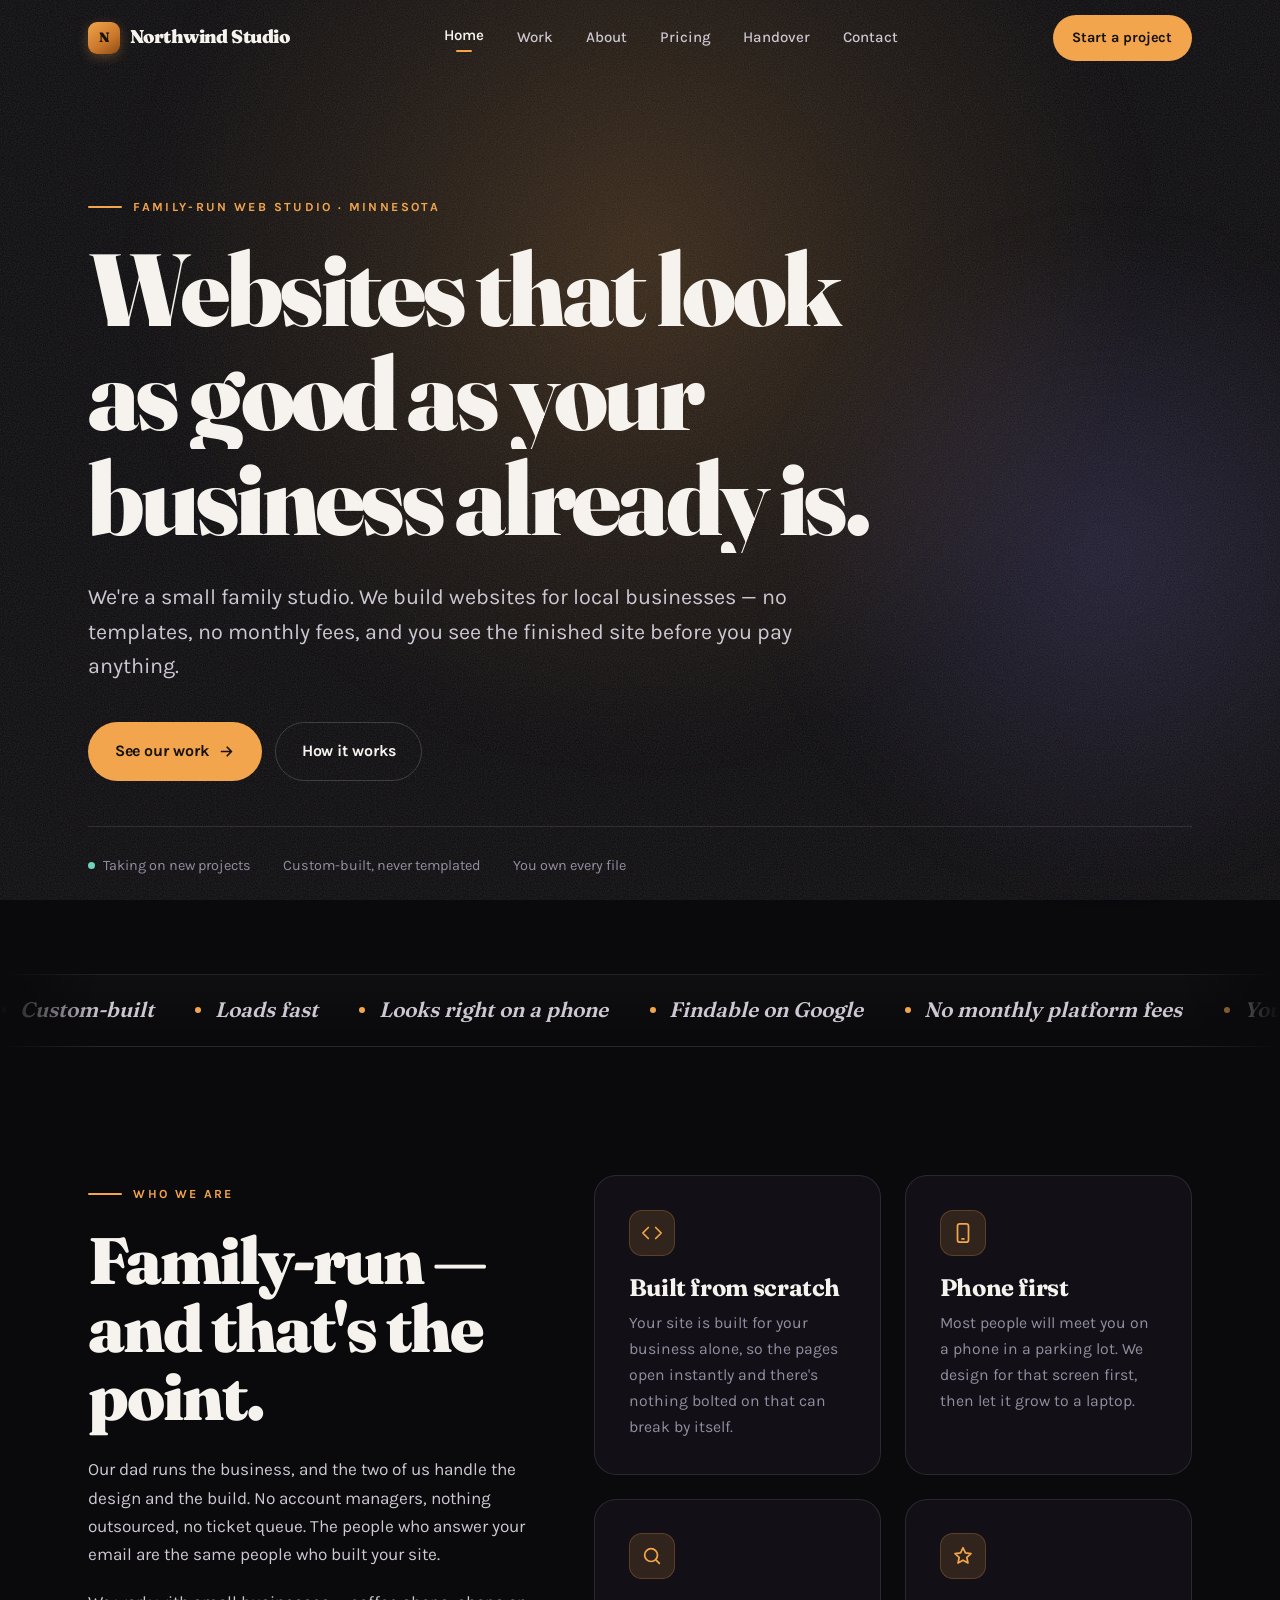
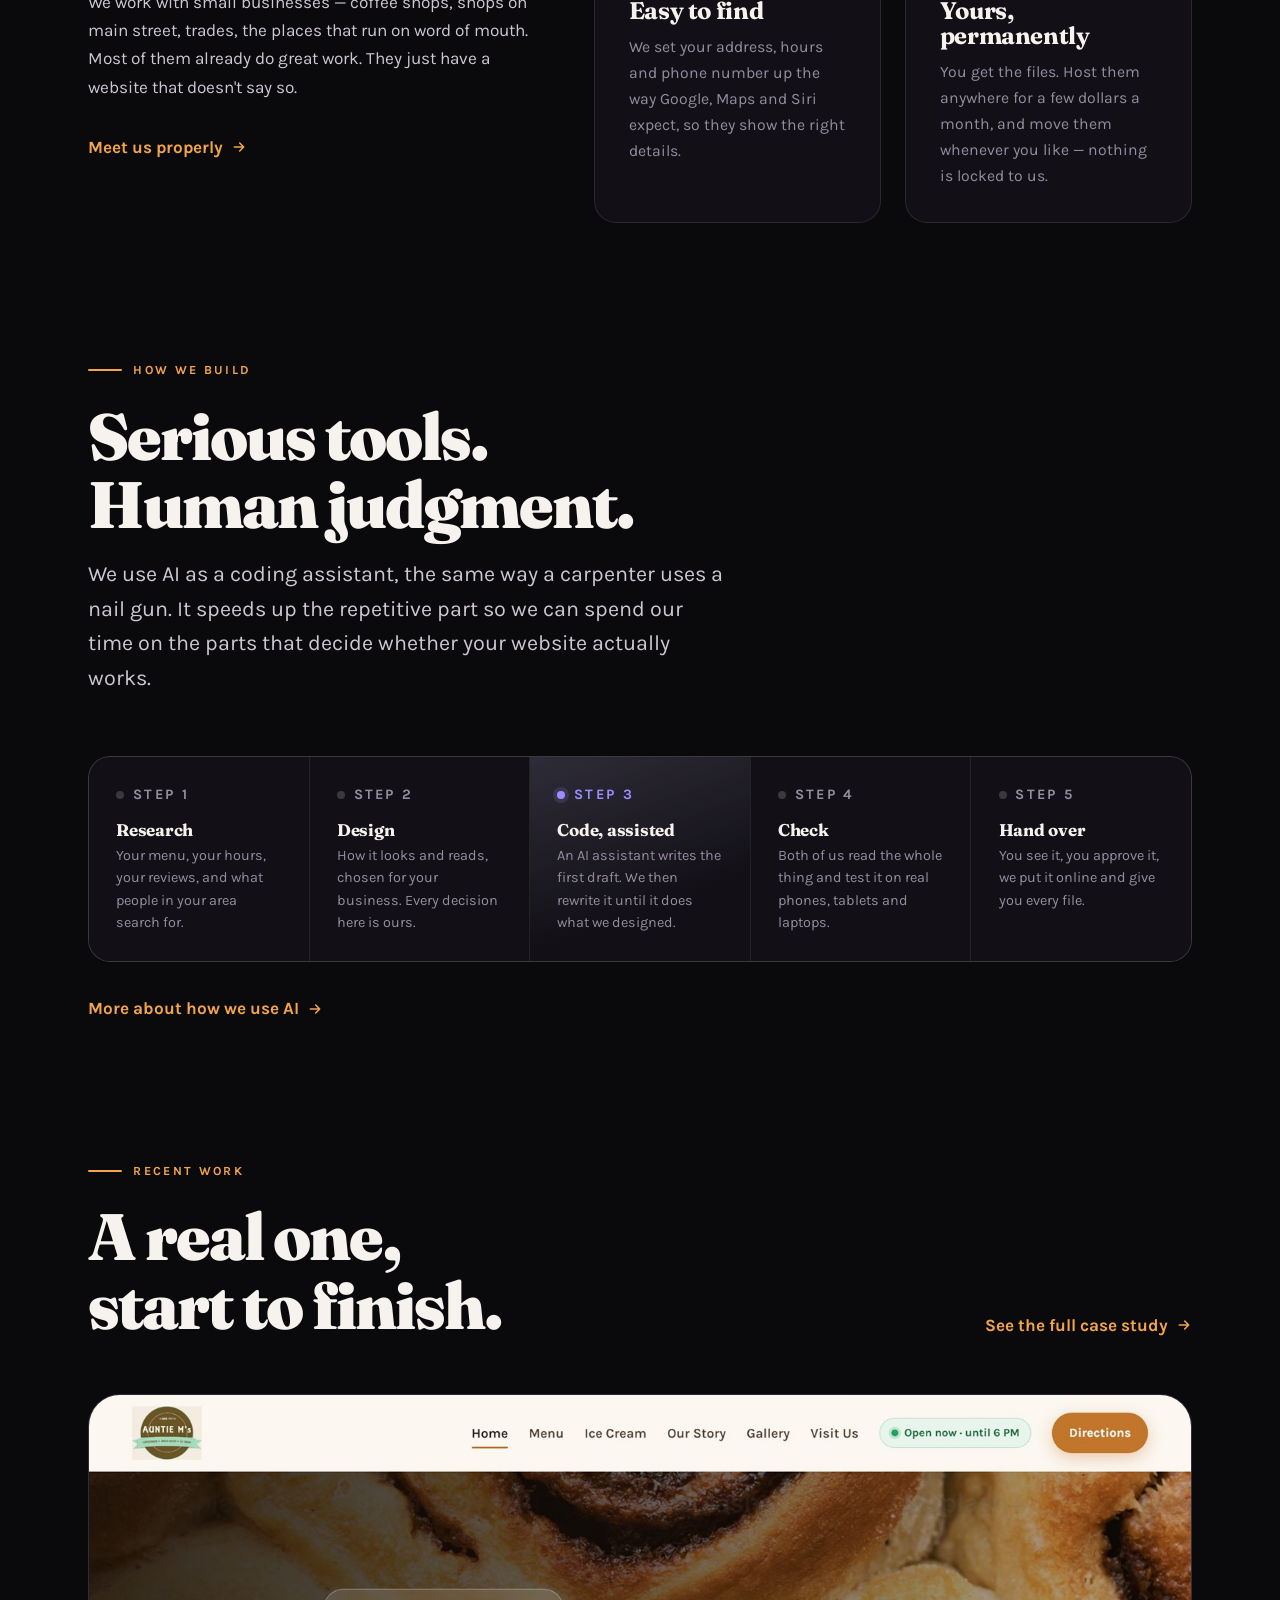
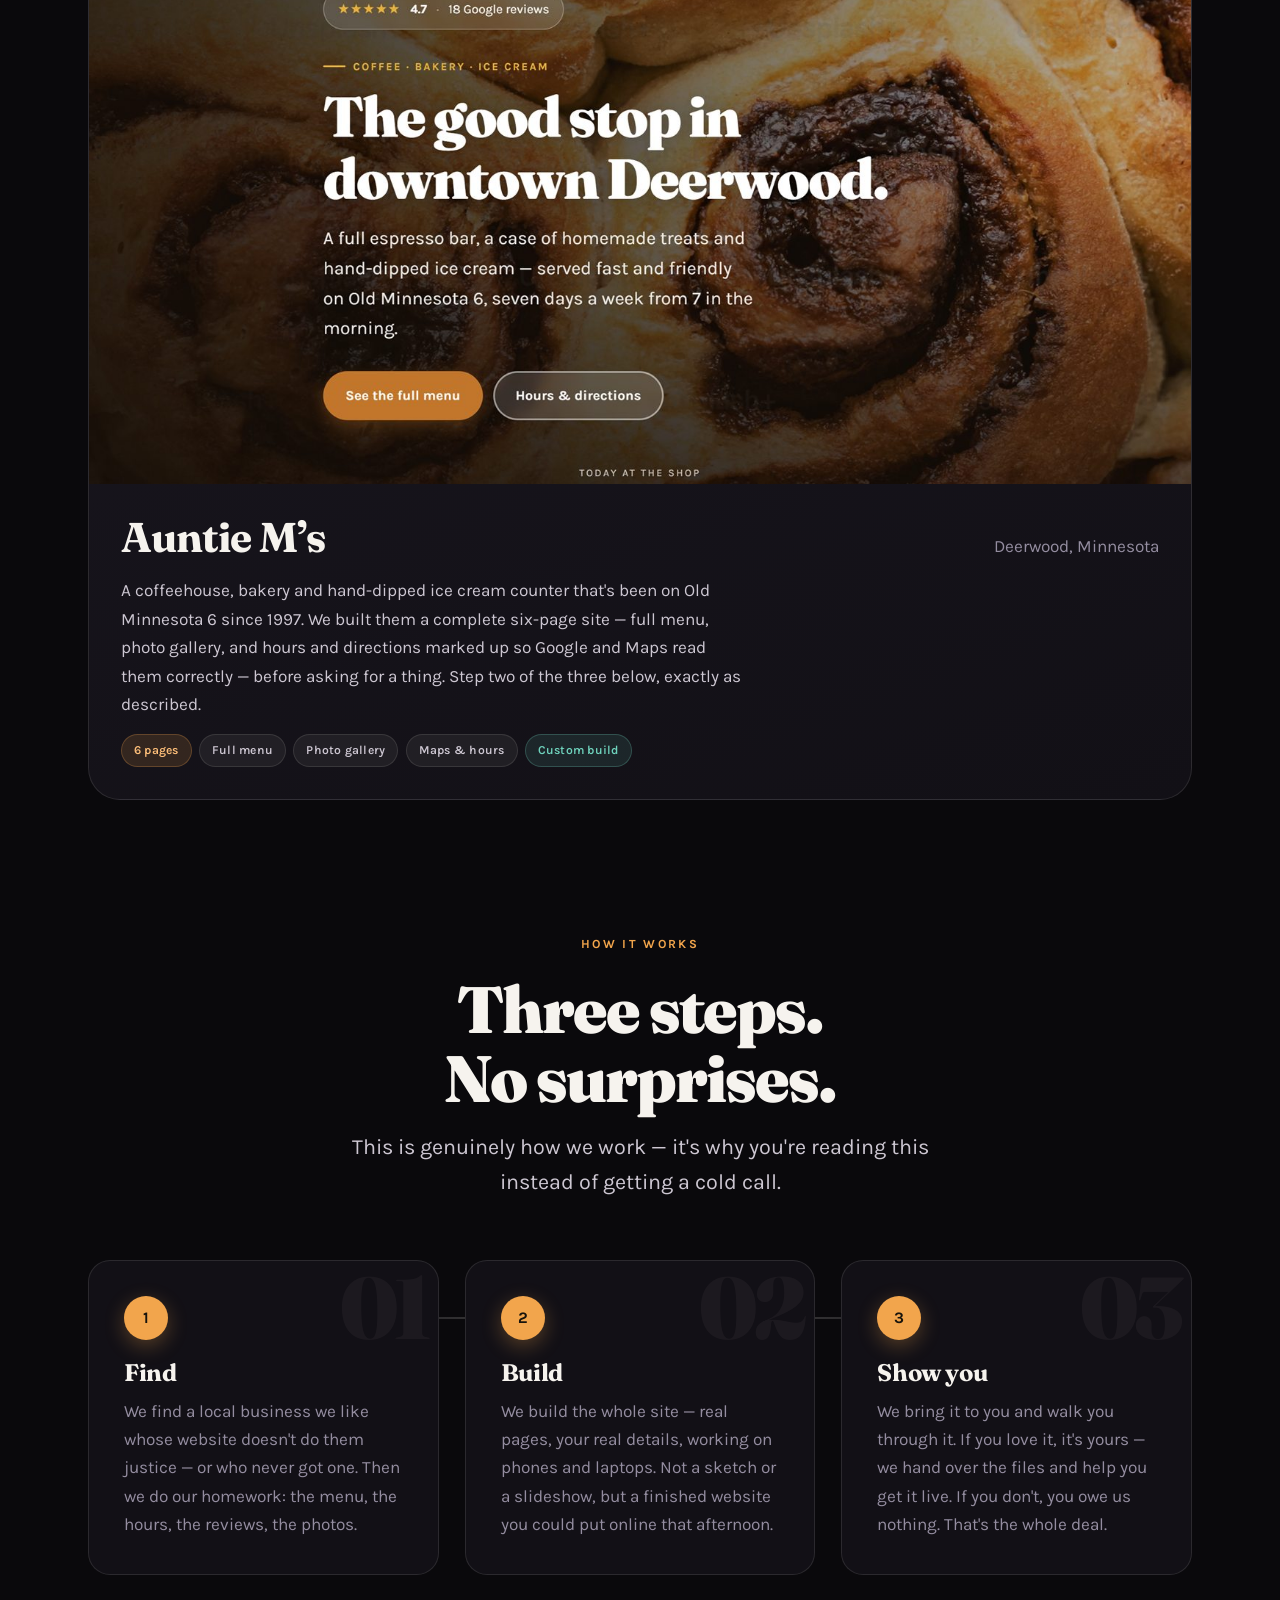
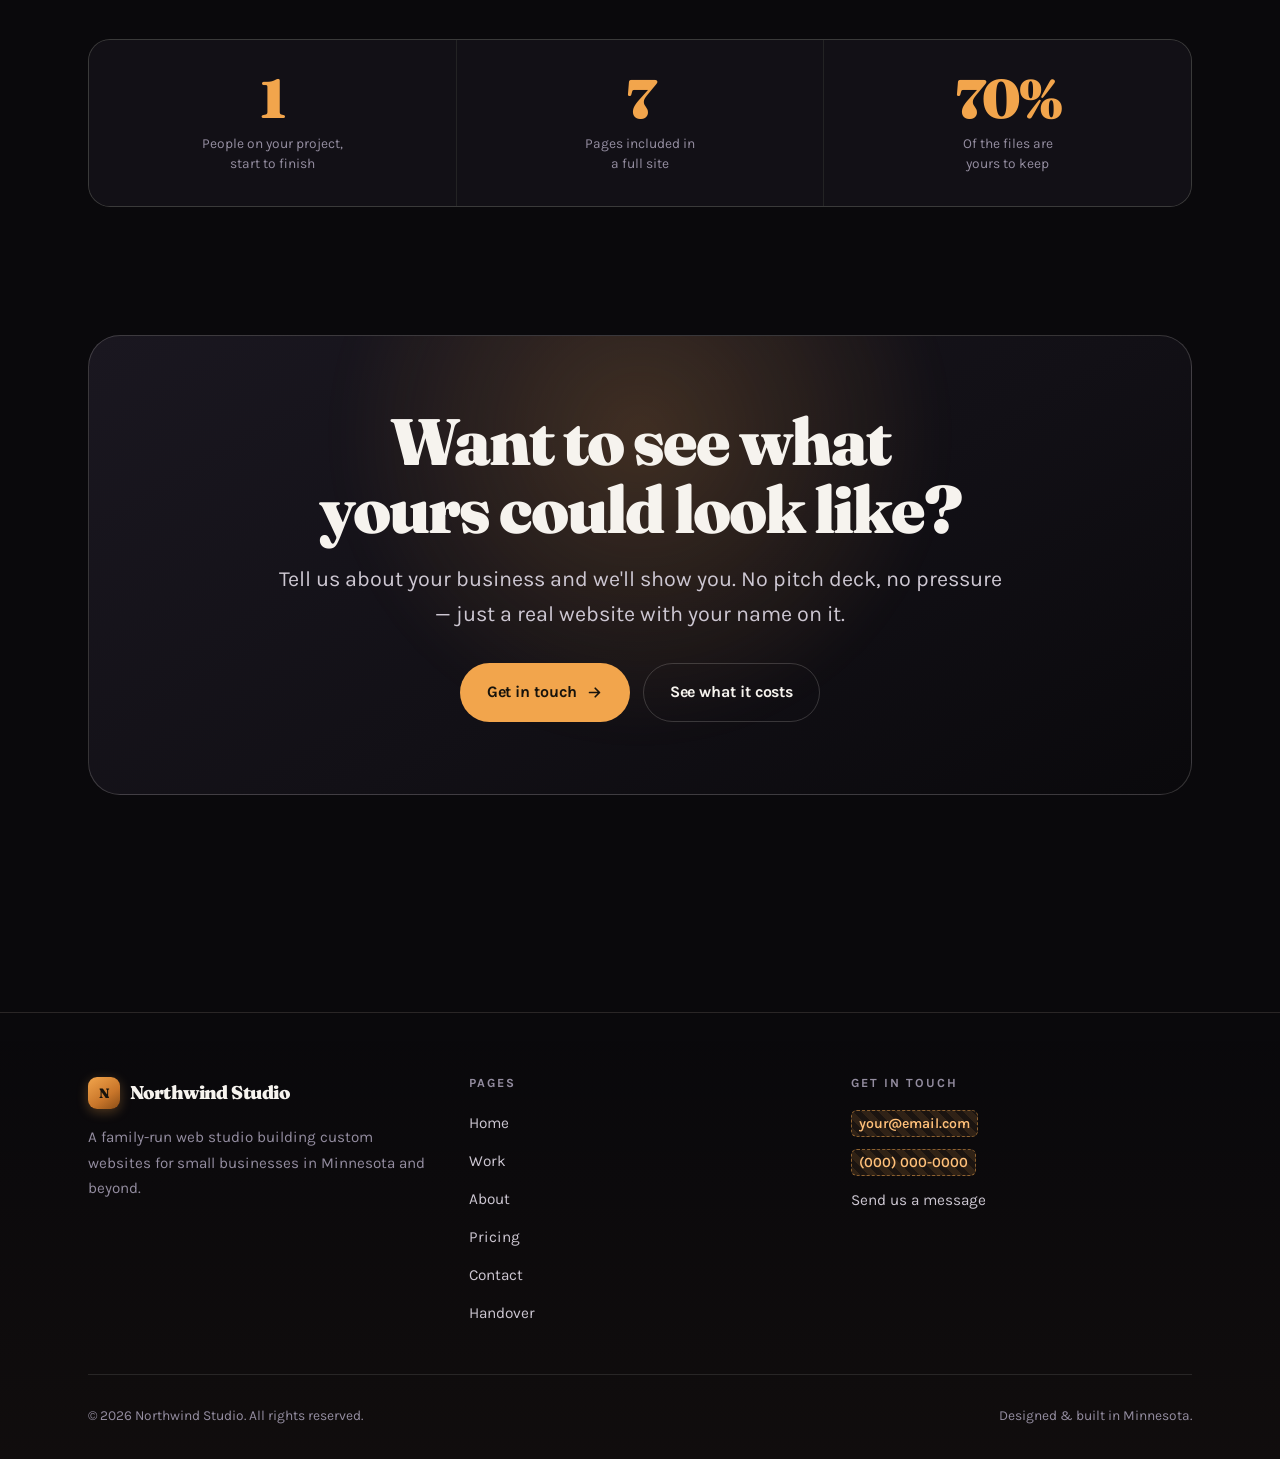
<file: index.html>
<!DOCTYPE html>
<html lang="en">
<head>
<meta charset="utf-8">
<meta name="viewport" content="width=device-width, initial-scale=1">
<title>Northwind Studio | Custom-built websites for small businesses</title>
<meta name="description" content="A family-run web studio. We build fast, custom websites for small businesses — and show you the finished site before you spend a dime.">
<meta name="theme-color" content="#0a090c">
<meta property="og:type" content="website">
<meta property="og:title" content="Northwind Studio | Custom-built websites for small businesses">
<meta property="og:description" content="We build fast, custom websites for small businesses — and show you the finished site before you spend a dime.">
<meta property="og:image" content="assets/img/work/auntiems-home.jpg">
<meta name="twitter:card" content="summary_large_image">
<link rel="icon" href="data:image/svg+xml,%3Csvg xmlns='http://www.w3.org/2000/svg' viewBox='0 0 32 32'%3E%3Crect width='32' height='32' rx='9' fill='%23f2a54c'/%3E%3Ctext x='16' y='23' font-family='Georgia,serif' font-size='19' font-weight='bold' text-anchor='middle' fill='%2317130c'%3EN%3C/text%3E%3C/svg%3E">
<script>document.documentElement.classList.add('js');</script>
<link rel="stylesheet" href="assets/css/style.css">
<script src="assets/js/main.js" defer></script>
</head>
<body>
<a class="skip-link" href="#main">Skip to content</a>

<header class="site-header">
  <div class="container header-inner">
    <a class="brand" href="index.html">
      <span class="brand-mark" aria-hidden="true">N</span>
      <span>Northwind Studio</span>
    </a>

    <nav class="nav" id="primary-nav" aria-label="Main">
      <ul class="nav-list">
        <li><a href="index.html" aria-current="page">Home</a></li>
        <li><a href="work.html">Work</a></li>
        <li><a href="about.html">About</a></li>
        <li><a href="pricing.html">Pricing</a></li>
        <li><a href="handover.html">Handover</a></li>
        <li><a href="contact.html">Contact</a></li>
      </ul>
      <div class="nav-cta-mobile"><a class="btn" href="contact.html">Start a project</a></div>
    </nav>

    <div class="header-cta">
      <a class="btn btn-sm" href="contact.html">Start a project</a>
      <button class="nav-toggle" type="button" aria-expanded="false" aria-controls="primary-nav" aria-label="Menu">
        <span></span>
      </button>
    </div>
  </div>
</header>

<main id="main">

  <!-- ============================================================ hero -- -->
  <section class="hero">
    <div class="hero-glow" aria-hidden="true"></div>
    <div class="hero-glow-2" aria-hidden="true"></div>

    <div class="container">
      <p class="eyebrow hero-fade" style="--d:80ms">Family-run web studio &middot; Minnesota</p>

      <h1 class="h-xl hero-title">
        <span class="line"><span style="--d:120ms">Websites that look</span></span>
        <span class="line"><span style="--d:220ms">as good as your</span></span>
        <span class="line"><span style="--d:320ms">business already is.</span></span>
      </h1>

      <p class="lede hero-lede hero-fade" style="--d:480ms">
        We're a small family studio. We build websites for local businesses
        &mdash; no templates, no monthly fees, and you see the finished site before
        you pay anything.
      </p>

      <div class="hero-actions hero-fade" style="--d:580ms">
        <a class="btn" href="work.html">
          See our work
          <svg width="17" height="17" viewBox="0 0 24 24" fill="none" stroke="currentColor" stroke-width="2.4" stroke-linecap="round" stroke-linejoin="round" aria-hidden="true"><path d="M5 12h14M13 6l6 6-6 6"/></svg>
        </a>
        <a class="btn btn-ghost" href="#process">How it works</a>
      </div>

      <p class="hero-meta hero-fade" style="--d:680ms">
        <span><i class="dot-live" aria-hidden="true"></i> Taking on new projects</span>
        <span>Custom-built, never templated</span>
        <span>You own every file</span>
      </p>
    </div>
  </section>

  <!-- ========================================================= marquee -- -->
  <div class="marquee" aria-hidden="true">
    <div class="marquee-track">
      <div class="marquee-group">
        <span class="marquee-item">Custom-built</span>
        <span class="marquee-item">Loads fast</span>
        <span class="marquee-item">Looks right on a phone</span>
        <span class="marquee-item">Findable on Google</span>
        <span class="marquee-item">No monthly platform fees</span>
        <span class="marquee-item">Yours to keep</span>
        <span class="marquee-item">Modern tooling</span>
        <span class="marquee-item">Checked line by line</span>
      </div>
    </div>
  </div>

  <!-- ========================================================== intro -- -->
  <section class="section">
    <div class="container">
      <div class="split split-wide-right split-top split-sticky">
        <div>
          <p class="eyebrow" data-reveal="fade">Who we are</p>
          <h2 class="h-lg mb-3" data-reveal>Family-run &mdash;<br>and that's the point.</h2>
          <div class="prose" data-reveal style="--d:100ms">
            <p>
              Our dad runs the business, and the two of us handle the design and
              the build. No account managers, nothing outsourced, no ticket
              queue. The people who answer your email are the same people who
              built your site.
            </p>
            <p>
              We work with small businesses &mdash; coffee shops, shops on main street,
              trades, the places that run on word of mouth. Most of them already do
              great work. They just have a website that doesn't say so.
            </p>
          </div>
          <p class="mt-4" data-reveal style="--d:180ms">
            <a class="link-arrow" href="about.html">
              Meet us properly
              <svg width="16" height="16" viewBox="0 0 24 24" fill="none" stroke="currentColor" stroke-width="2.4" stroke-linecap="round" stroke-linejoin="round" aria-hidden="true"><path d="M5 12h14M13 6l6 6-6 6"/></svg>
            </a>
          </p>
        </div>

        <div class="grid grid-2-tight" data-stagger="90">
          <article class="card" data-reveal>
            <div class="card-icon" aria-hidden="true">
              <svg viewBox="0 0 24 24" fill="none" stroke="currentColor" stroke-width="1.9" stroke-linecap="round" stroke-linejoin="round"><path d="M16 18l6-6-6-6M8 6l-6 6 6 6"/></svg>
            </div>
            <h3 class="h-sm">Built from scratch</h3>
            <p>Your site is built for your business alone, so the pages open instantly and there's nothing bolted on that can break by itself.</p>
          </article>

          <article class="card" data-reveal>
            <div class="card-icon" aria-hidden="true">
              <svg viewBox="0 0 24 24" fill="none" stroke="currentColor" stroke-width="1.9" stroke-linecap="round" stroke-linejoin="round"><rect x="6" y="2" width="12" height="20" rx="2.5"/><path d="M11 18.5h2"/></svg>
            </div>
            <h3 class="h-sm">Phone first</h3>
            <p>Most people will meet you on a phone in a parking lot. We design for that screen first, then let it grow to a laptop.</p>
          </article>

          <article class="card" data-reveal>
            <div class="card-icon" aria-hidden="true">
              <svg viewBox="0 0 24 24" fill="none" stroke="currentColor" stroke-width="1.9" stroke-linecap="round" stroke-linejoin="round"><circle cx="11" cy="11" r="7"/><path d="M20 20l-3.5-3.5"/></svg>
            </div>
            <h3 class="h-sm">Easy to find</h3>
            <p>We set your address, hours and phone number up the way Google, Maps and Siri expect, so they show the right details.</p>
          </article>

          <article class="card" data-reveal>
            <div class="card-icon" aria-hidden="true">
              <svg viewBox="0 0 24 24" fill="none" stroke="currentColor" stroke-width="1.9" stroke-linecap="round" stroke-linejoin="round"><path d="M12 3l2.6 5.6 6.1.8-4.5 4.2 1.2 6-5.4-3-5.4 3 1.2-6L3.3 9.4l6.1-.8z"/></svg>
            </div>
            <h3 class="h-sm">Yours, permanently</h3>
            <p>You get the files. Host them anywhere for a few dollars a month, and move them whenever you like &mdash; nothing is locked to us.</p>
          </article>
        </div>
      </div>
    </div>
  </section>

  <!-- ======================================================= toolchain -- -->
  <section class="section" style="padding-top:0">
    <div class="container">
      <div class="section-head">
        <p class="eyebrow" data-reveal="fade">How we build</p>
        <h2 class="h-lg" data-reveal>Serious tools. Human judgment.</h2>
        <p class="lede" data-reveal style="--d:100ms">
          We use AI as a coding assistant, the same way a carpenter uses a nail
          gun. It speeds up the repetitive part so we can spend our time on the
          parts that decide whether your website actually works.
        </p>
      </div>

      <ol class="pipeline" data-reveal>
        <li>
          <p class="pipeline-num">Step 1</p>
          <h3>Research</h3>
          <p>Your menu, your hours, your reviews, and what people in your area search for.</p>
        </li>
        <li>
          <p class="pipeline-num">Step 2</p>
          <h3>Design</h3>
          <p>How it looks and reads, chosen for your business. Every decision here is ours.</p>
        </li>
        <li class="is-ai">
          <p class="pipeline-num">Step 3</p>
          <h3>Code, assisted</h3>
          <p>An AI assistant writes the first draft. We then rewrite it until it does what we designed.</p>
        </li>
        <li>
          <p class="pipeline-num">Step 4</p>
          <h3>Check</h3>
          <p>Both of us read the whole thing and test it on real phones, tablets and laptops.</p>
        </li>
        <li>
          <p class="pipeline-num">Step 5</p>
          <h3>Hand over</h3>
          <p>You see it, you approve it, we put it online and give you every file.</p>
        </li>
      </ol>

      <p class="mt-4" data-reveal="fade">
        <a class="link-arrow" href="about.html#how-we-build">
          More about how we use AI
          <svg width="16" height="16" viewBox="0 0 24 24" fill="none" stroke="currentColor" stroke-width="2.4" stroke-linecap="round" stroke-linejoin="round" aria-hidden="true"><path d="M5 12h14M13 6l6 6-6 6"/></svg>
        </a>
      </p>
    </div>
  </section>

  <!-- ================================================ featured project -- -->
  <section class="section" style="padding-top:0">
    <div class="container">
      <div class="head-row">
        <div class="section-head">
          <p class="eyebrow" data-reveal="fade">Recent work</p>
          <h2 class="h-lg" data-reveal>A real one, start to finish.</h2>
        </div>
        <a class="link-arrow" href="work.html" data-reveal="fade">
          See the full case study
          <svg width="16" height="16" viewBox="0 0 24 24" fill="none" stroke="currentColor" stroke-width="2.4" stroke-linecap="round" stroke-linejoin="round" aria-hidden="true"><path d="M5 12h14M13 6l6 6-6 6"/></svg>
        </a>
      </div>

      <a class="work-card" href="work.html" data-reveal="zoom">
        <div class="work-media">
          <img src="assets/img/work/auntiems-home.jpg"
               alt="Home page of the Auntie M's website: a large photo of cinnamon rolls behind the headline &quot;The good stop in downtown Deerwood.&quot;"
               width="1500" height="1055" loading="lazy" decoding="async">
        </div>
        <div class="work-body">
          <div class="work-title">
            <h3 class="h-md">Auntie M&rsquo;s</h3>
            <span class="muted">Deerwood, Minnesota</span>
          </div>
          <p class="prose mt-2">
            A coffeehouse, bakery and hand-dipped ice cream counter that's been on
            Old Minnesota 6 since 1997. We built them a complete six-page site &mdash;
            full menu, photo gallery, and hours and directions marked up so Google
            and Maps read them correctly &mdash; before asking for a thing. Step two of
            the three below, exactly as described.
          </p>
          <div class="work-tags">
            <span class="pill pill-amber">6 pages</span>
            <span class="pill">Full menu</span>
            <span class="pill">Photo gallery</span>
            <span class="pill">Maps &amp; hours</span>
            <span class="pill pill-mint">Custom build</span>
          </div>
        </div>
      </a>
    </div>
  </section>

  <!-- ======================================================== process -- -->
  <section class="section" id="process" style="padding-top:0">
    <div class="container">
      <div class="section-head center">
        <p class="eyebrow eyebrow-plain" data-reveal="fade">How it works</p>
        <h2 class="h-lg" data-reveal>Three steps. No surprises.</h2>
        <p class="lede" data-reveal style="--d:100ms">
          This is genuinely how we work &mdash; it's why you're reading this instead of
          getting a cold call.
        </p>
      </div>

      <div class="steps-wrap">
        <div class="steps" data-stagger="130">
          <article class="step" data-reveal>
            <div class="step-mark" aria-hidden="true">1</div>
            <h3 class="h-sm">Find</h3>
            <p>
              We find a local business we like whose website doesn't do them
              justice &mdash; or who never got one. Then we do our homework: the
              menu, the hours, the reviews, the photos.
            </p>
          </article>

          <article class="step" data-reveal>
            <div class="step-mark" aria-hidden="true">2</div>
            <h3 class="h-sm">Build</h3>
            <p>
              We build the whole site &mdash; real pages, your real details, working
              on phones and laptops. Not a sketch or a slideshow, but a finished
              website you could put online that afternoon.
            </p>
          </article>

          <article class="step" data-reveal>
            <div class="step-mark" aria-hidden="true">3</div>
            <h3 class="h-sm">Show you</h3>
            <p>
              We bring it to you and walk you through it. If you love it, it's
              yours &mdash; we hand over the files and help you get it live. If you
              don't, you owe us nothing. That's the whole deal.
            </p>
          </article>
        </div>
      </div>

      <div class="stats mt-6" data-reveal>
        <div class="stat">
          <div class="stat-num"><span data-count="2">2</span></div>
          <p class="stat-label">People on your project,<br>start to finish</p>
        </div>
        <div class="stat">
          <div class="stat-num"><span data-count="10">10</span></div>
          <p class="stat-label">Pages included in<br>a full site</p>
        </div>
        <div class="stat">
          <div class="stat-num"><span data-count="100" data-suffix="%">100%</span></div>
          <p class="stat-label">Of the files are<br>yours to keep</p>
        </div>
      </div>
    </div>
  </section>

  <!-- ============================================================ CTA -- -->
  <section class="section" style="padding-top:0">
    <div class="container">
      <div class="cta-band" data-reveal="zoom">
        <h2 class="h-lg">Want to see what yours could look like?</h2>
        <p class="lede center">
          Tell us about your business and we'll show you. No pitch deck, no
          pressure &mdash; just a real website with your name on it.
        </p>
        <div class="cta-actions">
          <a class="btn" href="contact.html">
            Get in touch
            <svg width="17" height="17" viewBox="0 0 24 24" fill="none" stroke="currentColor" stroke-width="2.4" stroke-linecap="round" stroke-linejoin="round" aria-hidden="true"><path d="M5 12h14M13 6l6 6-6 6"/></svg>
          </a>
          <a class="btn btn-ghost" href="pricing.html">See what it costs</a>
        </div>
      </div>
    </div>
  </section>

</main>

<footer class="site-footer">
  <div class="container">
    <div class="footer-top">
      <div class="footer-brand">
        <a class="brand" href="index.html">
          <span class="brand-mark" aria-hidden="true">N</span>
          <span>Northwind Studio</span>
        </a>
        <p>
          A family-run web studio building custom websites for small
          businesses in Minnesota and beyond.
        </p>
      </div>

      <div class="footer-col">
        <h4>Pages</h4>
        <ul>
          <li><a href="index.html">Home</a></li>
          <li><a href="work.html">Work</a></li>
          <li><a href="about.html">About</a></li>
          <li><a href="pricing.html">Pricing</a></li>
          <li><a href="contact.html">Contact</a></li>
          <li><a href="handover.html">Handover</a></li>
        </ul>
      </div>

      <div class="footer-col">
        <h4>Get in touch</h4>
        <ul>
          <li><a href="contact.html"><span class="ph">your@email.com</span></a></li>
          <li><a href="contact.html"><span class="ph">(000) 000-0000</span></a></li>
          <li><a href="contact.html">Send us a message</a></li>
        </ul>
      </div>
    </div>

    <div class="footer-bottom">
      <p>&copy; <span data-year>2026</span> Northwind Studio. All rights reserved.</p>
      <p>Designed &amp; built in Minnesota.</p>
    </div>
  </div>
</footer>

</body>
</html>
</file>
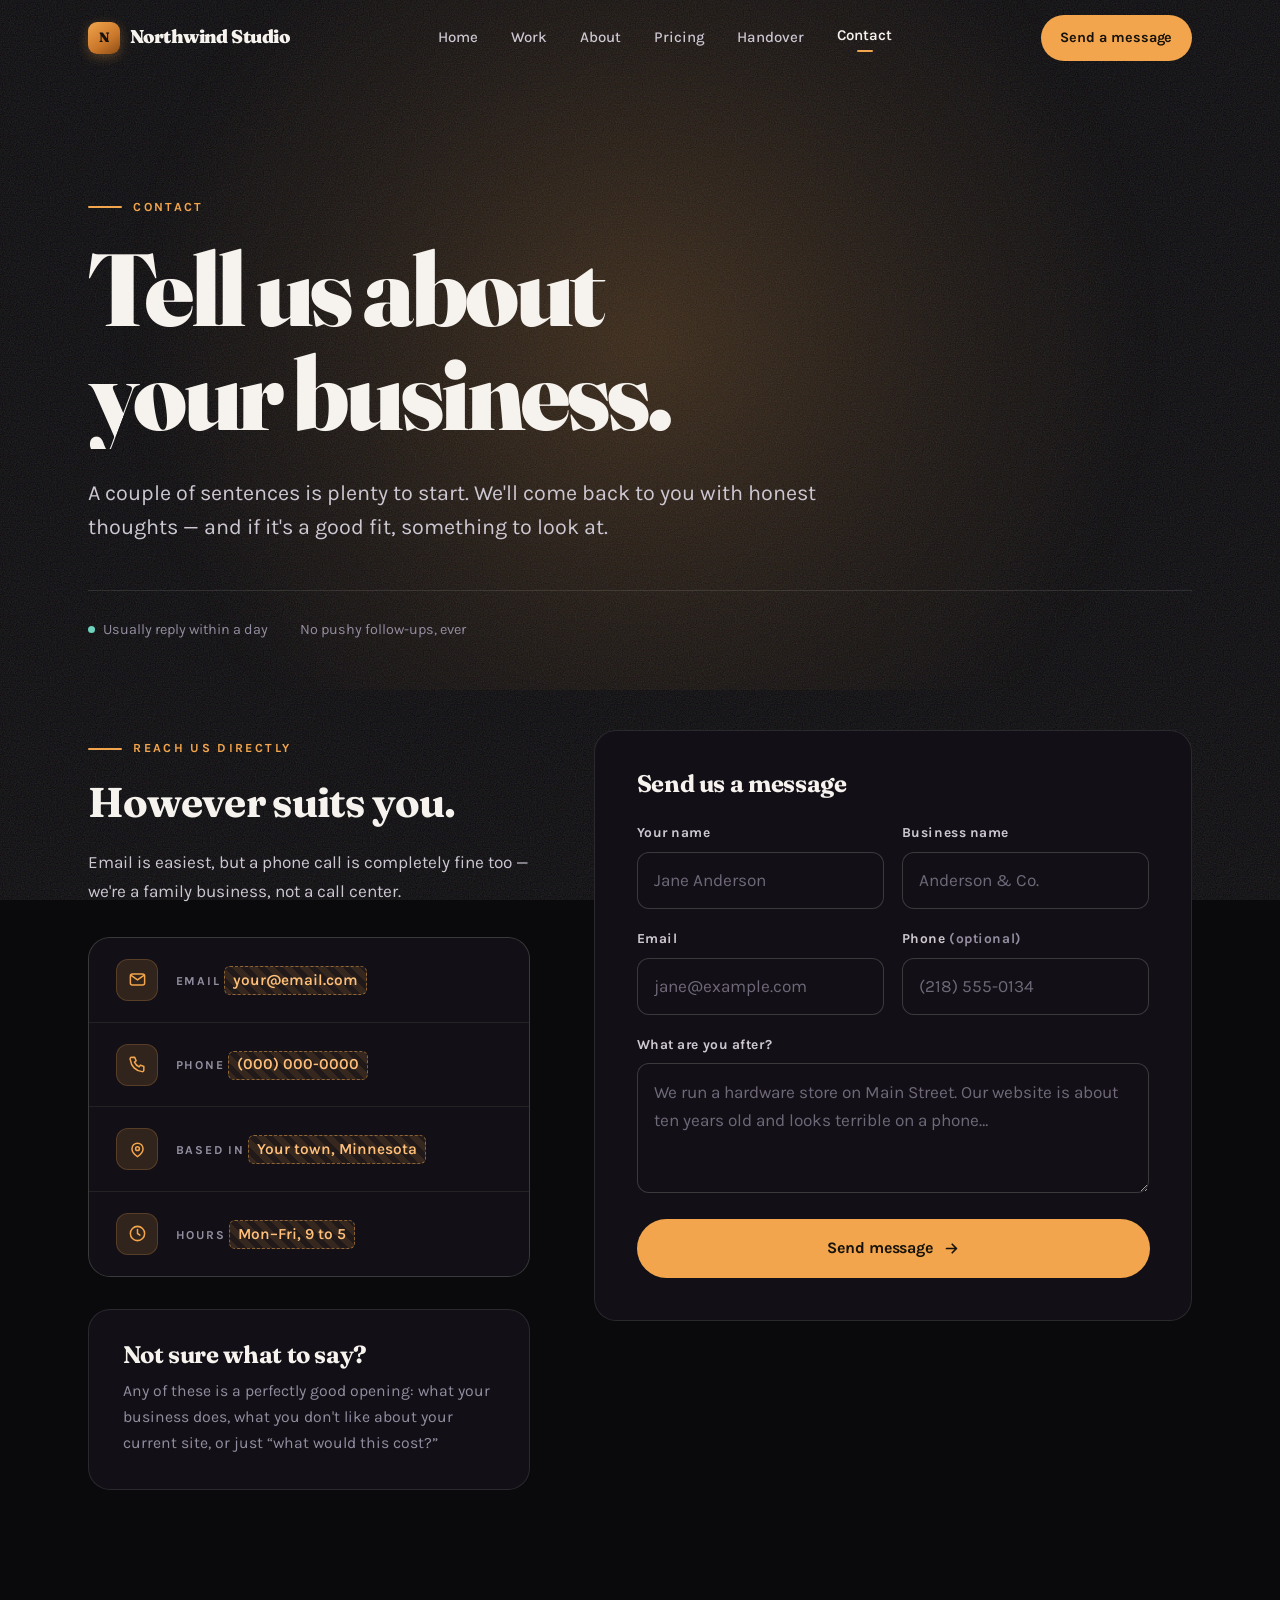
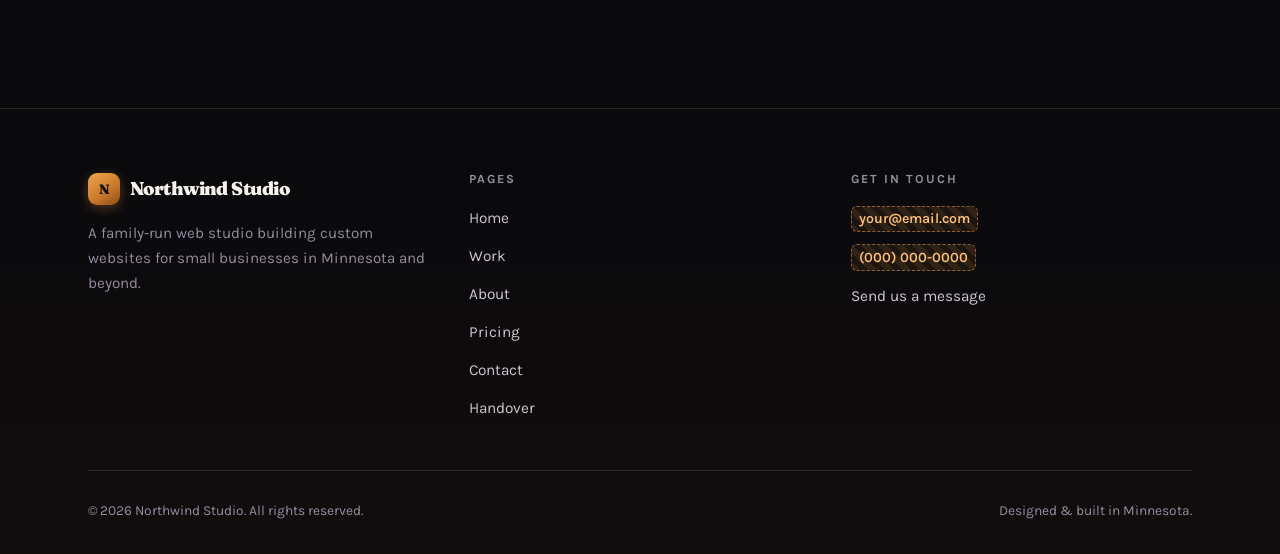
<file: contact.html>
<!DOCTYPE html>
<html lang="en">
<head>
<meta charset="utf-8">
<meta name="viewport" content="width=device-width, initial-scale=1">
<title>Contact | Northwind Studio</title>
<meta name="description" content="Tell us about your business and we'll show you what your website could look like — before you spend anything.">
<meta name="theme-color" content="#0a090c">
<meta property="og:type" content="website">
<meta property="og:title" content="Contact | Northwind Studio">
<meta property="og:description" content="Tell us about your business and we'll show you what your website could look like.">
<meta property="og:image" content="assets/img/work/auntiems-home.jpg">
<meta name="twitter:card" content="summary_large_image">
<link rel="icon" href="data:image/svg+xml,%3Csvg xmlns='http://www.w3.org/2000/svg' viewBox='0 0 32 32'%3E%3Crect width='32' height='32' rx='9' fill='%23f2a54c'/%3E%3Ctext x='16' y='23' font-family='Georgia,serif' font-size='19' font-weight='bold' text-anchor='middle' fill='%2317130c'%3EN%3C/text%3E%3C/svg%3E">
<script>document.documentElement.classList.add('js');</script>
<link rel="stylesheet" href="assets/css/style.css">
<script src="assets/js/main.js" defer></script>
</head>
<body>
<a class="skip-link" href="#main">Skip to content</a>

<header class="site-header">
  <div class="container header-inner">
    <a class="brand" href="index.html">
      <span class="brand-mark" aria-hidden="true">N</span>
      <span>Northwind Studio</span>
    </a>

    <nav class="nav" id="primary-nav" aria-label="Main">
      <ul class="nav-list">
        <li><a href="index.html">Home</a></li>
        <li><a href="work.html">Work</a></li>
        <li><a href="about.html">About</a></li>
        <li><a href="pricing.html">Pricing</a></li>
        <li><a href="handover.html">Handover</a></li>
        <li><a href="contact.html" aria-current="page">Contact</a></li>
      </ul>
      <div class="nav-cta-mobile"><a class="btn" href="#form">Send a message</a></div>
    </nav>

    <div class="header-cta">
      <a class="btn btn-sm" href="#form">Send a message</a>
      <button class="nav-toggle" type="button" aria-expanded="false" aria-controls="primary-nav" aria-label="Menu">
        <span></span>
      </button>
    </div>
  </div>
</header>

<main id="main">

  <!-- ============================================================ hero -- -->
  <section class="hero" style="padding-bottom:clamp(2rem,5vw,3rem)">
    <div class="hero-glow" aria-hidden="true"></div>

    <div class="container">
      <p class="eyebrow hero-fade" style="--d:80ms">Contact</p>
      <h1 class="h-xl hero-title" style="max-width:15ch">
        <span class="line"><span style="--d:120ms">Tell us about</span></span>
        <span class="line"><span style="--d:220ms">your business.</span></span>
      </h1>
      <p class="lede hero-lede hero-fade" style="--d:400ms">
        A couple of sentences is plenty to start. We'll come back to you with
        honest thoughts &mdash; and if it's a good fit, something to look at.
      </p>
      <p class="hero-meta hero-fade" style="--d:520ms">
        <span><i class="dot-live" aria-hidden="true"></i> Usually reply within a day</span>
        <span>No pushy follow-ups, ever</span>
      </p>
    </div>
  </section>

  <!-- ================================================= details + form -- -->
  <section class="section" style="padding-top:clamp(1.5rem,4vw,2.5rem)">
    <div class="container">
      <div class="split split-wide-right" style="align-items:start">

        <!-- contact details -->
        <div>
          <p class="eyebrow" data-reveal="fade">Reach us directly</p>
          <h2 class="h-md mb-3" data-reveal>However suits you.</h2>
          <p class="prose mb-4" data-reveal style="--d:80ms">
            Email is easiest, but a phone call is completely fine too &mdash; we're
            a family business, not a call center.
          </p>

          <!--
            ===============================================================
            YOUR CONTACT DETAILS GO HERE.
            Replace the text inside each <span class="ph">…</span> and update
            the matching href on the link. Then delete the class="ph" bit so
            it stops looking like a placeholder.
            ===============================================================
          -->
          <div class="contact-list" data-reveal style="--d:140ms">
            <a class="contact-row" href="mailto:your@email.com">
              <span class="contact-icon" aria-hidden="true">
                <svg viewBox="0 0 24 24" fill="none" stroke="currentColor" stroke-width="1.9" stroke-linecap="round" stroke-linejoin="round"><rect x="3" y="5" width="18" height="14" rx="2.5"/><path d="M3.5 6.5l8.5 6 8.5-6"/></svg>
              </span>
              <span class="contact-meta">
                <span class="k">Email</span>
                <span class="v"><span class="ph">your@email.com</span></span>
              </span>
            </a>

            <a class="contact-row" href="tel:+10000000000">
              <span class="contact-icon" aria-hidden="true">
                <svg viewBox="0 0 24 24" fill="none" stroke="currentColor" stroke-width="1.9" stroke-linecap="round" stroke-linejoin="round"><path d="M5 3h3.5l1.8 4.4-2.2 1.6a12.5 12.5 0 0 0 6 6l1.6-2.2 4.3 1.8V19a2 2 0 0 1-2.2 2A16.5 16.5 0 0 1 3 6.2 2 2 0 0 1 5 3z"/></svg>
              </span>
              <span class="contact-meta">
                <span class="k">Phone</span>
                <span class="v"><span class="ph">(000) 000-0000</span></span>
              </span>
            </a>

            <div class="contact-row">
              <span class="contact-icon" aria-hidden="true">
                <svg viewBox="0 0 24 24" fill="none" stroke="currentColor" stroke-width="1.9" stroke-linecap="round" stroke-linejoin="round"><path d="M12 21s-7-4.6-7-10a7 7 0 0 1 14 0c0 5.4-7 10-7 10z"/><circle cx="12" cy="11" r="2.4"/></svg>
              </span>
              <span class="contact-meta">
                <span class="k">Based in</span>
                <span class="v"><span class="ph">Your town, Minnesota</span></span>
              </span>
            </div>

            <div class="contact-row">
              <span class="contact-icon" aria-hidden="true">
                <svg viewBox="0 0 24 24" fill="none" stroke="currentColor" stroke-width="1.9" stroke-linecap="round" stroke-linejoin="round"><circle cx="12" cy="12" r="9"/><path d="M12 7v5l3 2"/></svg>
              </span>
              <span class="contact-meta">
                <span class="k">Hours</span>
                <span class="v"><span class="ph">Mon&ndash;Fri, 9 to 5</span></span>
              </span>
            </div>
          </div>

          <div class="card mt-4" data-reveal style="--d:200ms">
            <h3 class="h-sm">Not sure what to say?</h3>
            <p>
              Any of these is a perfectly good opening: what your business does,
              what you don't like about your current site, or just
              &ldquo;what would this cost?&rdquo;
            </p>
          </div>
        </div>

        <!-- form -->
        <div id="form">
          <div class="card" style="padding:clamp(1.6rem,4vw,2.6rem)" data-reveal="right">
            <h2 class="h-sm mb-3">Send us a message</h2>

            <!--
              This form opens the visitor's email app with everything filled in.
              Change the address in data-mailto-form to your real one.
              If you'd rather have it send straight from the page, a free
              service like Formspree can take over — see README.md.
            -->
            <form class="form-grid" data-mailto-form="your@email.com" novalidate>
              <div class="form-row-2">
                <div class="field">
                  <label for="f-name">Your name</label>
                  <input id="f-name" name="name" type="text" autocomplete="name" placeholder="Jane Anderson" required>
                </div>
                <div class="field">
                  <label for="f-business">Business name</label>
                  <input id="f-business" name="business" type="text" autocomplete="organization" placeholder="Anderson &amp; Co.">
                </div>
              </div>

              <div class="form-row-2">
                <div class="field">
                  <label for="f-email">Email</label>
                  <input id="f-email" name="email" type="email" autocomplete="email" placeholder="jane@example.com" required>
                </div>
                <div class="field">
                  <label for="f-phone">Phone <span class="muted">(optional)</span></label>
                  <input id="f-phone" name="phone" type="tel" autocomplete="tel" placeholder="(218) 555-0134">
                </div>
              </div>

              <div class="field">
                <label for="f-message">What are you after?</label>
                <textarea id="f-message" name="message" placeholder="We run a hardware store on Main Street. Our website is about ten years old and looks terrible on a phone…"></textarea>
              </div>

              <button class="btn" type="submit">
                Send message
                <svg width="17" height="17" viewBox="0 0 24 24" fill="none" stroke="currentColor" stroke-width="2.4" stroke-linecap="round" stroke-linejoin="round" aria-hidden="true"><path d="M5 12h14M13 6l6 6-6 6"/></svg>
              </button>

              <p class="muted" style="font-size:.86rem" data-form-note hidden>
                Your email app should have opened with the message ready to send.
                If it didn't, email us directly at
                <span class="ph">your@email.com</span>.
              </p>
            </form>
          </div>
        </div>

      </div>
    </div>
  </section>

</main>

<footer class="site-footer">
  <div class="container">
    <div class="footer-top">
      <div class="footer-brand">
        <a class="brand" href="index.html">
          <span class="brand-mark" aria-hidden="true">N</span>
          <span>Northwind Studio</span>
        </a>
        <p>
          A family-run web studio building custom websites for small
          businesses in Minnesota and beyond.
        </p>
      </div>

      <div class="footer-col">
        <h4>Pages</h4>
        <ul>
          <li><a href="index.html">Home</a></li>
          <li><a href="work.html">Work</a></li>
          <li><a href="about.html">About</a></li>
          <li><a href="pricing.html">Pricing</a></li>
          <li><a href="contact.html">Contact</a></li>
          <li><a href="handover.html">Handover</a></li>
        </ul>
      </div>

      <div class="footer-col">
        <h4>Get in touch</h4>
        <ul>
          <li><a href="mailto:your@email.com"><span class="ph">your@email.com</span></a></li>
          <li><a href="tel:+10000000000"><span class="ph">(000) 000-0000</span></a></li>
          <li><a href="#form">Send us a message</a></li>
        </ul>
      </div>
    </div>

    <div class="footer-bottom">
      <p>&copy; <span data-year>2026</span> Northwind Studio. All rights reserved.</p>
      <p>Designed &amp; built in Minnesota.</p>
    </div>
  </div>
</footer>

</body>
</html>
</file>
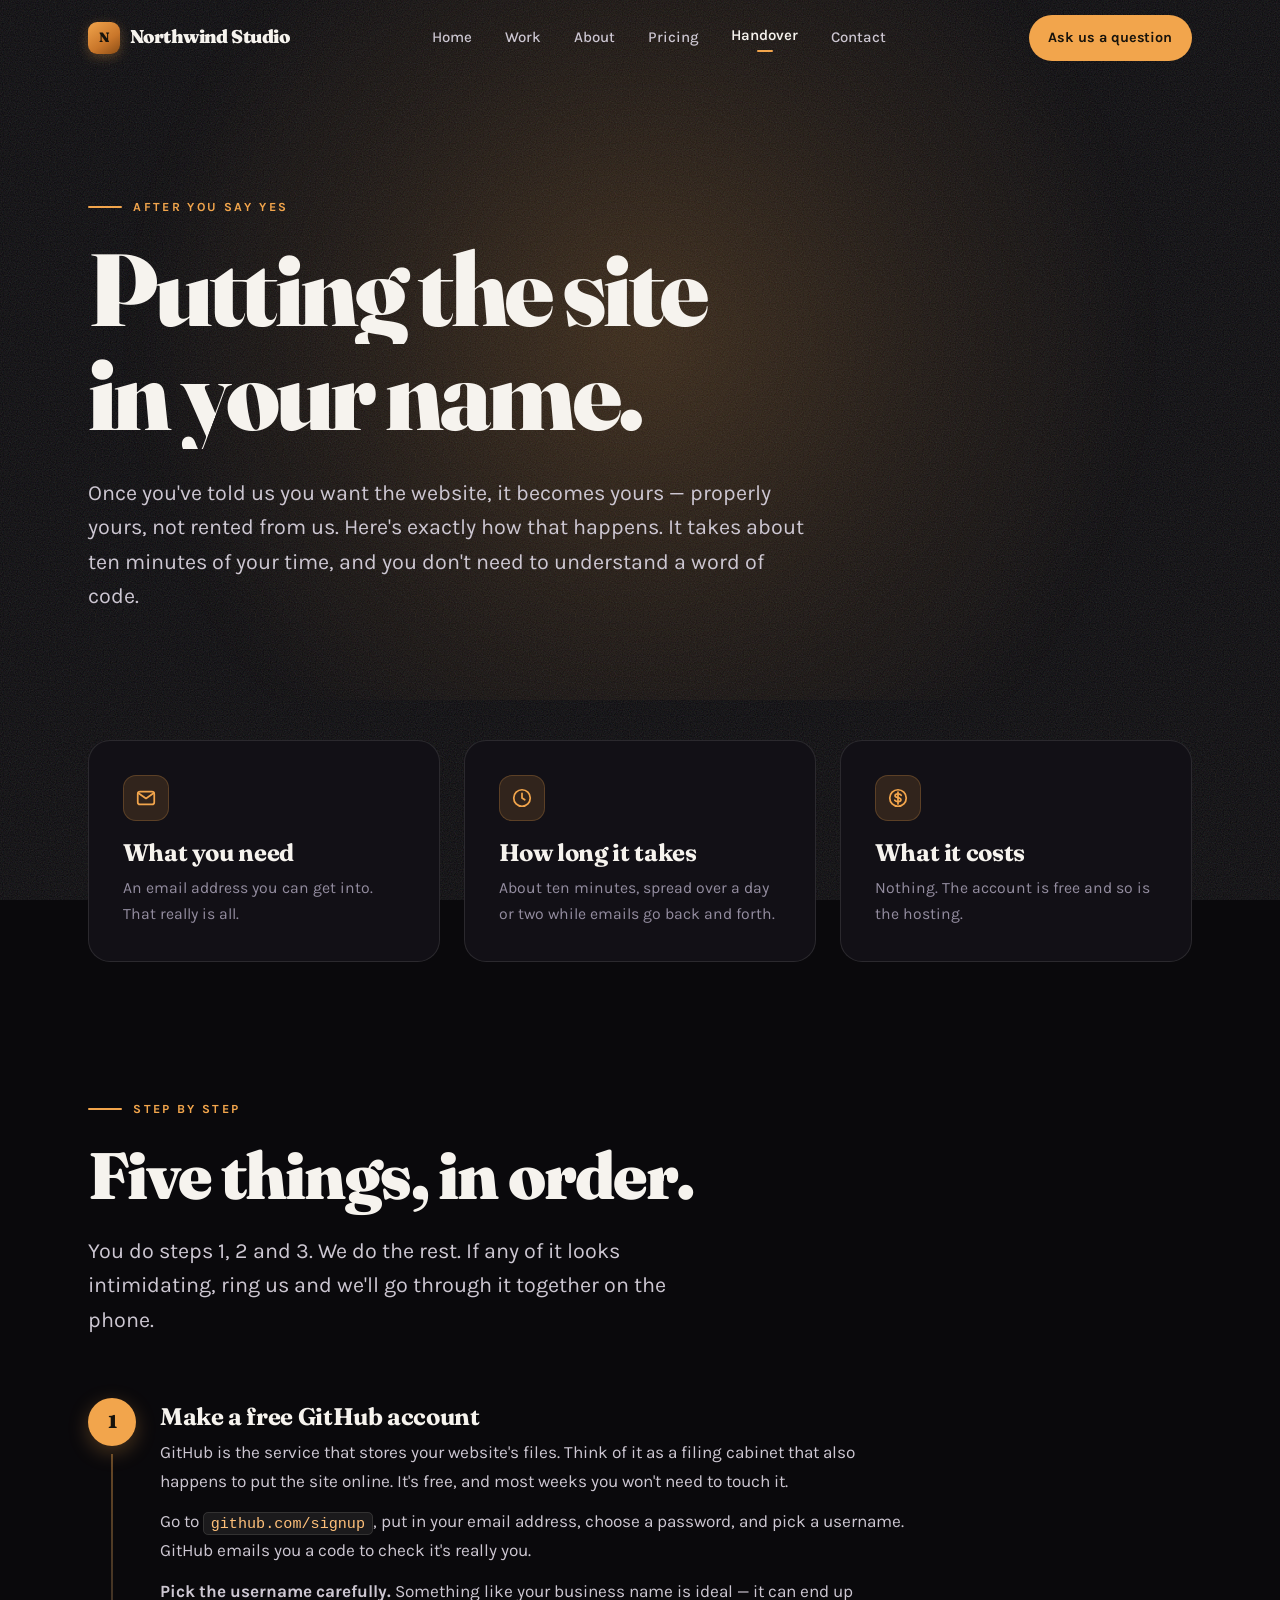
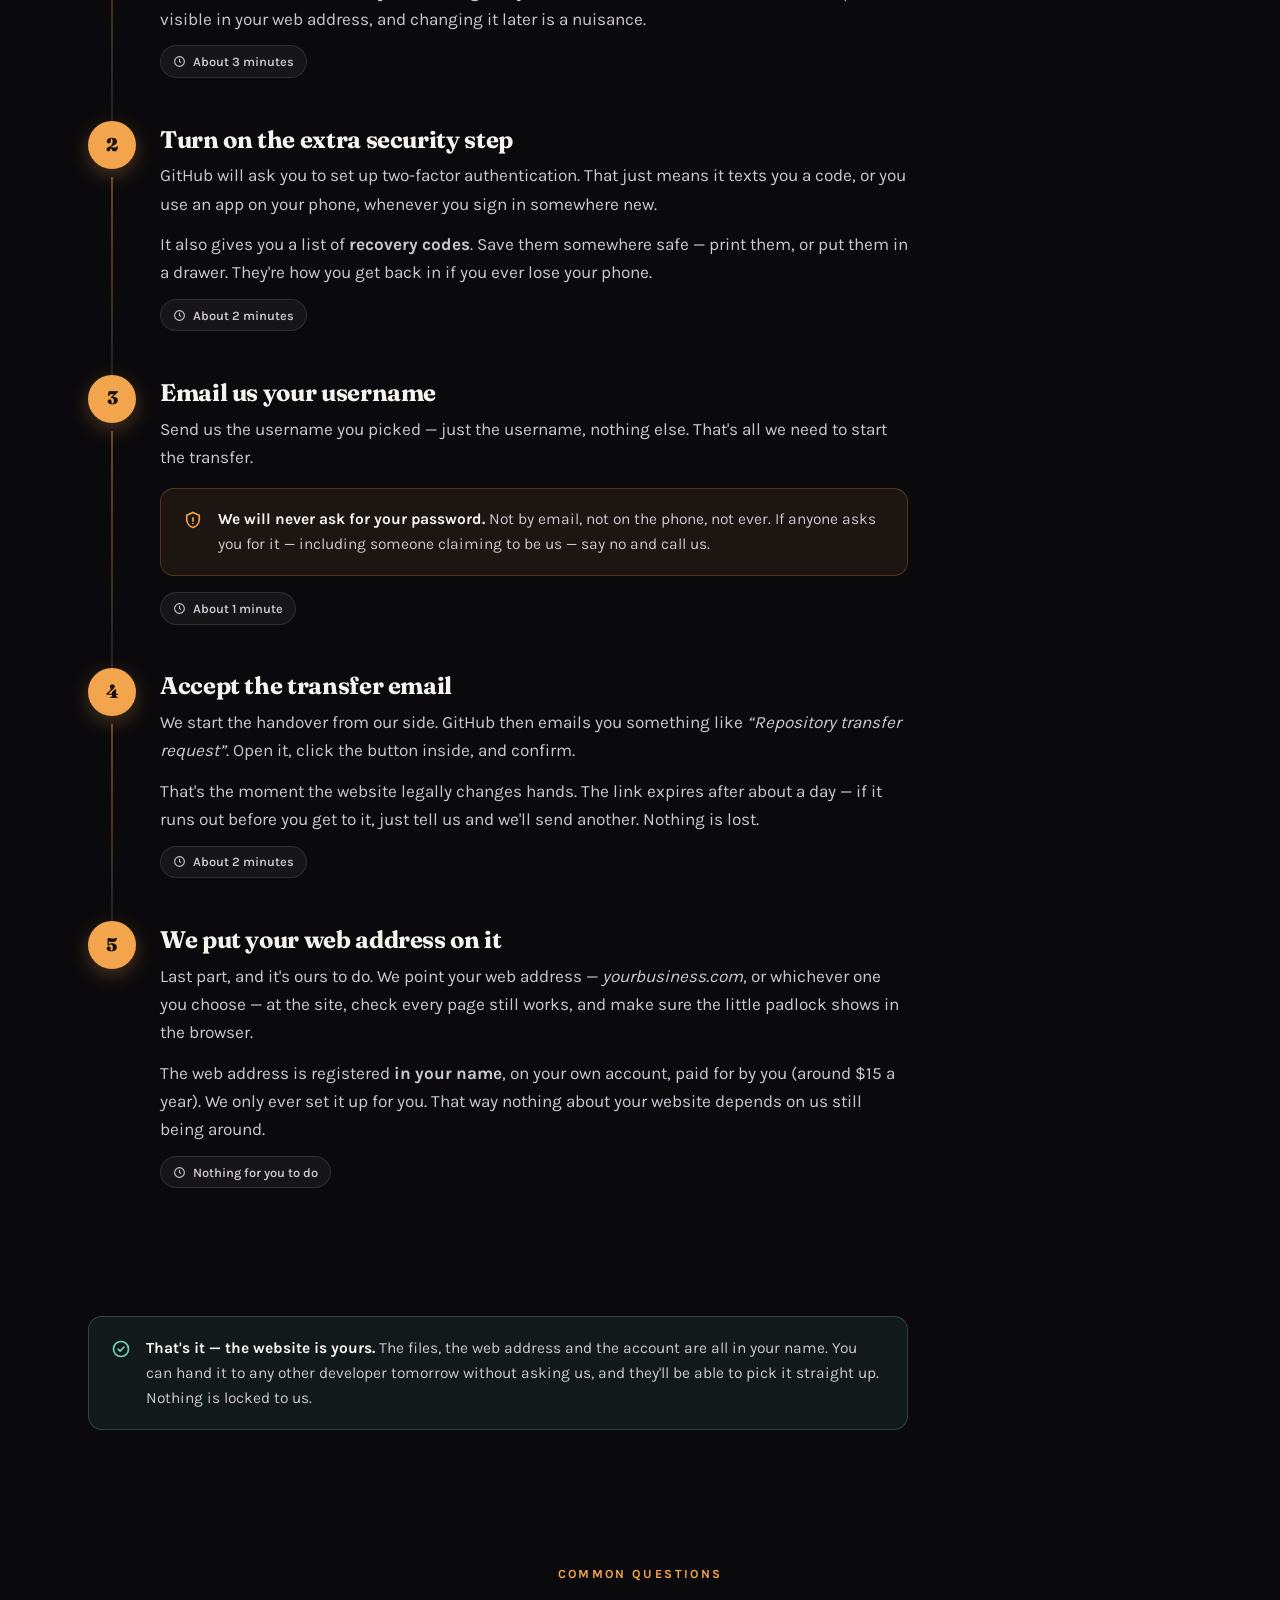
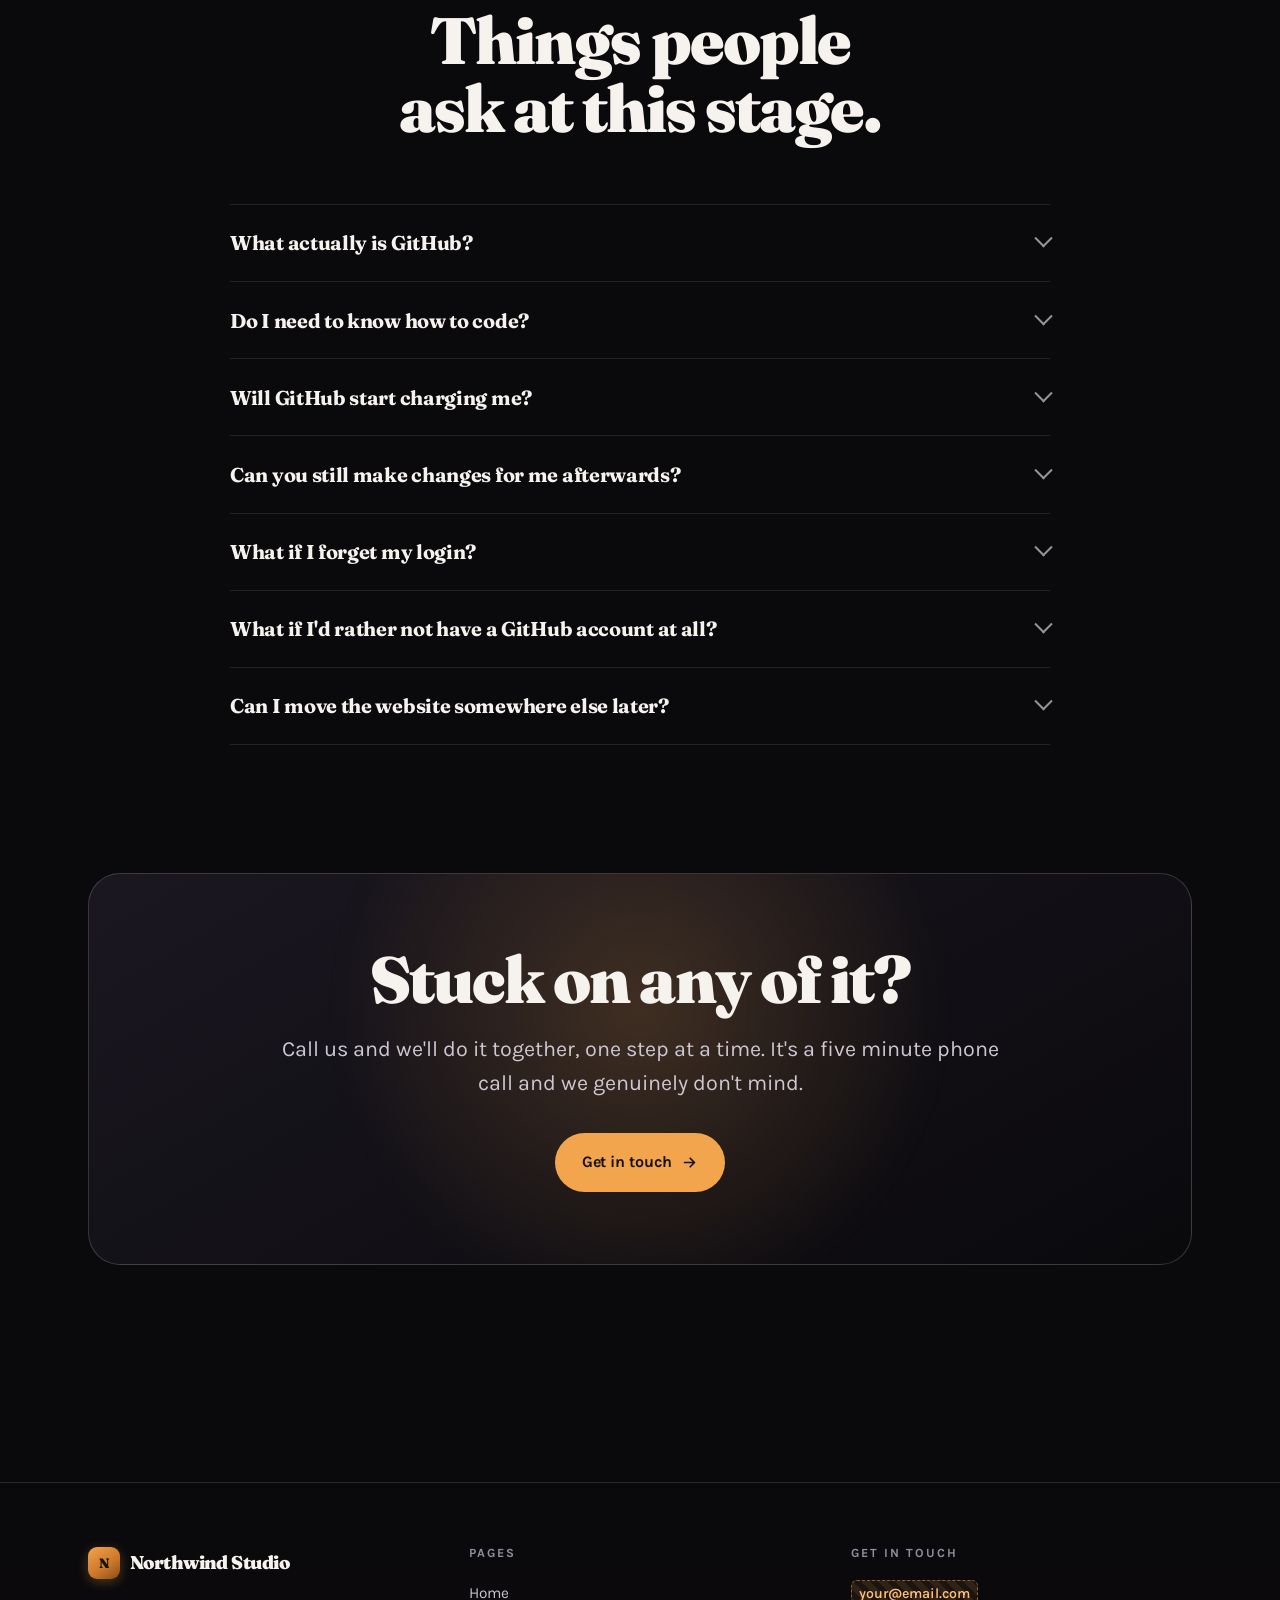
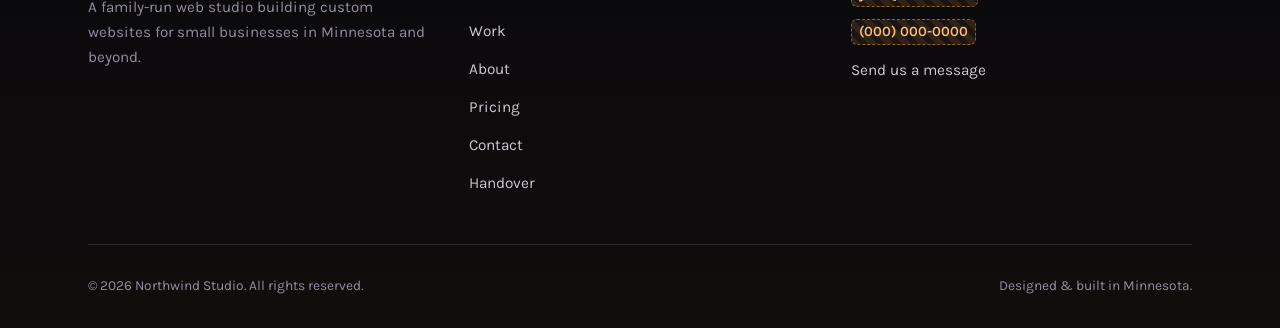
<file: handover.html>
<!DOCTYPE html>
<html lang="en">
<head>
<meta charset="utf-8">
<meta name="viewport" content="width=device-width, initial-scale=1">
<title>Putting the website in your name | Northwind Studio</title>
<meta name="description" content="The simple steps to take ownership of your new website — make a free account, accept the transfer, and it's yours. About ten minutes, no technical knowledge needed.">
<meta name="theme-color" content="#0a090c">
<meta property="og:type" content="website">
<meta property="og:title" content="Putting the website in your name | Northwind Studio">
<meta property="og:description" content="The simple steps to take ownership of your new website.">
<meta name="twitter:card" content="summary_large_image">
<link rel="icon" href="data:image/svg+xml,%3Csvg xmlns='http://www.w3.org/2000/svg' viewBox='0 0 32 32'%3E%3Crect width='32' height='32' rx='9' fill='%23f2a54c'/%3E%3Ctext x='16' y='23' font-family='Georgia,serif' font-size='19' font-weight='bold' text-anchor='middle' fill='%2317130c'%3EN%3C/text%3E%3C/svg%3E">
<script>document.documentElement.classList.add('js');</script>
<link rel="stylesheet" href="assets/css/style.css">
<script src="assets/js/main.js" defer></script>
</head>
<body>
<a class="skip-link" href="#main">Skip to content</a>

<header class="site-header">
  <div class="container header-inner">
    <a class="brand" href="index.html">
      <span class="brand-mark" aria-hidden="true">N</span>
      <span>Northwind Studio</span>
    </a>

    <nav class="nav" id="primary-nav" aria-label="Main">
      <ul class="nav-list">
        <li><a href="index.html">Home</a></li>
        <li><a href="work.html">Work</a></li>
        <li><a href="about.html">About</a></li>
        <li><a href="pricing.html">Pricing</a></li>
        <li><a href="handover.html" aria-current="page">Handover</a></li>
        <li><a href="contact.html">Contact</a></li>
      </ul>
      <div class="nav-cta-mobile"><a class="btn" href="contact.html">Ask us a question</a></div>
    </nav>

    <div class="header-cta">
      <a class="btn btn-sm" href="contact.html">Ask us a question</a>
      <button class="nav-toggle" type="button" aria-expanded="false" aria-controls="primary-nav" aria-label="Menu">
        <span></span>
      </button>
    </div>
  </div>
</header>

<main id="main">

  <!-- ============================================================ hero -- -->
  <section class="hero" style="padding-bottom:clamp(2rem,5vw,3rem)">
    <div class="hero-glow" aria-hidden="true"></div>

    <div class="container">
      <p class="eyebrow hero-fade" style="--d:80ms">After you say yes</p>
      <h1 class="h-xl hero-title" style="max-width:16ch">
        <span class="line"><span style="--d:120ms">Putting the site</span></span>
        <span class="line"><span style="--d:220ms">in your name.</span></span>
      </h1>
      <p class="lede hero-lede hero-fade" style="--d:400ms">
        Once you've told us you want the website, it becomes yours &mdash; properly
        yours, not rented from us. Here's exactly how that happens. It takes
        about ten minutes of your time, and you don't need to understand a word
        of code.
      </p>
    </div>
  </section>

  <!-- ==================================================== before you -- -->
  <section class="section" style="padding-top:clamp(1.5rem,4vw,2.5rem)">
    <div class="container">
      <div class="grid grid-3" data-stagger="90">
        <article class="card" data-reveal>
          <div class="card-icon" aria-hidden="true">
            <svg viewBox="0 0 24 24" fill="none" stroke="currentColor" stroke-width="1.9" stroke-linecap="round" stroke-linejoin="round"><rect x="3" y="5" width="18" height="14" rx="2.5"/><path d="M3.5 6.5l8.5 6 8.5-6"/></svg>
          </div>
          <h3 class="h-sm">What you need</h3>
          <p>An email address you can get into. That really is all.</p>
        </article>

        <article class="card" data-reveal>
          <div class="card-icon" aria-hidden="true">
            <svg viewBox="0 0 24 24" fill="none" stroke="currentColor" stroke-width="1.9" stroke-linecap="round" stroke-linejoin="round"><circle cx="12" cy="12" r="9"/><path d="M12 7v5l3 2"/></svg>
          </div>
          <h3 class="h-sm">How long it takes</h3>
          <p>About ten minutes, spread over a day or two while emails go back and forth.</p>
        </article>

        <article class="card" data-reveal>
          <div class="card-icon" aria-hidden="true">
            <svg viewBox="0 0 24 24" fill="none" stroke="currentColor" stroke-width="1.9" stroke-linecap="round" stroke-linejoin="round"><circle cx="12" cy="12" r="9"/><path d="M8.5 14.5c.6.9 1.9 1.5 3.5 1.5 2 0 3.2-.9 3.2-2.1 0-2.9-6.4-1.6-6.4-4.3C8.8 8.4 10 7.5 12 7.5c1.6 0 2.9.6 3.5 1.5"/><path d="M12 5.5v13"/></svg>
          </div>
          <h3 class="h-sm">What it costs</h3>
          <p>Nothing. The account is free and so is the hosting.</p>
        </article>
      </div>
    </div>
  </section>

  <!-- =========================================================== steps -- -->
  <section class="section" style="padding-top:0">
    <div class="container">
      <div class="section-head">
        <p class="eyebrow" data-reveal="fade">Step by step</p>
        <h2 class="h-lg mb-3" data-reveal>Five things, in order.</h2>
        <p class="lede" data-reveal style="--d:100ms">
          You do steps 1, 2 and 3. We do the rest. If any of it looks
          intimidating, ring us and we'll go through it together on the phone.
        </p>
      </div>

      <div style="max-width:820px">
        <ol class="howto" data-reveal>

          <li>
            <div class="howto-num" aria-hidden="true">1</div>
            <div class="howto-body">
              <h3 class="h-sm">Make a free GitHub account</h3>
              <p>
                GitHub is the service that stores your website's files. Think of
                it as a filing cabinet that also happens to put the site online.
                It's free, and most weeks you won't need to touch it.
              </p>
              <p>
                Go to <code>github.com/signup</code>, put in your email address,
                choose a password, and pick a username. GitHub emails you a code
                to check it's really you.
              </p>
              <p>
                <strong>Pick the username carefully.</strong> Something like your
                business name is ideal &mdash; it can end up visible in your web
                address, and changing it later is a nuisance.
              </p>
              <p class="howto-time">
                <svg viewBox="0 0 24 24" fill="none" stroke="currentColor" stroke-width="2" aria-hidden="true"><circle cx="12" cy="12" r="9"/><path d="M12 7v5l3 2"/></svg>
                About 3 minutes
              </p>
            </div>
          </li>

          <li>
            <div class="howto-num" aria-hidden="true">2</div>
            <div class="howto-body">
              <h3 class="h-sm">Turn on the extra security step</h3>
              <p>
                GitHub will ask you to set up two-factor authentication. That
                just means it texts you a code, or you use an app on your phone,
                whenever you sign in somewhere new.
              </p>
              <p>
                It also gives you a list of <strong>recovery codes</strong>. Save
                them somewhere safe &mdash; print them, or put them in a drawer.
                They're how you get back in if you ever lose your phone.
              </p>
              <p class="howto-time">
                <svg viewBox="0 0 24 24" fill="none" stroke="currentColor" stroke-width="2" aria-hidden="true"><circle cx="12" cy="12" r="9"/><path d="M12 7v5l3 2"/></svg>
                About 2 minutes
              </p>
            </div>
          </li>

          <li>
            <div class="howto-num" aria-hidden="true">3</div>
            <div class="howto-body">
              <h3 class="h-sm">Email us your username</h3>
              <p>
                Send us the username you picked &mdash; just the username, nothing
                else. That's all we need to start the transfer.
              </p>
              <div class="note mt-2">
                <svg viewBox="0 0 24 24" fill="none" stroke="currentColor" stroke-width="2" stroke-linecap="round" aria-hidden="true"><path d="M12 3l7.5 3.4v5c0 4.4-3.1 8.5-7.5 9.6-4.4-1.1-7.5-5.2-7.5-9.6v-5z"/><path d="M12 9.5v4M12 16.2v.1"/></svg>
                <p>
                  <strong>We will never ask for your password.</strong> Not by
                  email, not on the phone, not ever. If anyone asks you for it &mdash;
                  including someone claiming to be us &mdash; say no and call us.
                </p>
              </div>
              <p class="howto-time">
                <svg viewBox="0 0 24 24" fill="none" stroke="currentColor" stroke-width="2" aria-hidden="true"><circle cx="12" cy="12" r="9"/><path d="M12 7v5l3 2"/></svg>
                About 1 minute
              </p>
            </div>
          </li>

          <li>
            <div class="howto-num" aria-hidden="true">4</div>
            <div class="howto-body">
              <h3 class="h-sm">Accept the transfer email</h3>
              <p>
                We start the handover from our side. GitHub then emails you
                something like <em>&ldquo;Repository transfer request&rdquo;</em>. Open it,
                click the button inside, and confirm.
              </p>
              <p>
                That's the moment the website legally changes hands. The link
                expires after about a day &mdash; if it runs out before you get to
                it, just tell us and we'll send another. Nothing is lost.
              </p>
              <p class="howto-time">
                <svg viewBox="0 0 24 24" fill="none" stroke="currentColor" stroke-width="2" aria-hidden="true"><circle cx="12" cy="12" r="9"/><path d="M12 7v5l3 2"/></svg>
                About 2 minutes
              </p>
            </div>
          </li>

          <li>
            <div class="howto-num" aria-hidden="true">5</div>
            <div class="howto-body">
              <h3 class="h-sm">We put your web address on it</h3>
              <p>
                Last part, and it's ours to do. We point your web address
                &mdash; <em>yourbusiness.com</em>, or whichever one you choose &mdash; at
                the site, check every page still works, and make sure the little
                padlock shows in the browser.
              </p>
              <p>
                The web address is registered <strong>in your name</strong>, on
                your own account, paid for by you (around $15 a year). We only
                ever set it up for you. That way nothing about your website
                depends on us still being around.
              </p>
              <p class="howto-time">
                <svg viewBox="0 0 24 24" fill="none" stroke="currentColor" stroke-width="2" aria-hidden="true"><circle cx="12" cy="12" r="9"/><path d="M12 7v5l3 2"/></svg>
                Nothing for you to do
              </p>
            </div>
          </li>

        </ol>
      </div>
    </div>
  </section>

  <!-- ======================================================== you own -- -->
  <section class="section" style="padding-top:0">
    <div class="container">
      <div style="max-width:820px">
        <div class="note note-mint" data-reveal>
          <svg viewBox="0 0 24 24" fill="none" stroke="currentColor" stroke-width="2" stroke-linecap="round" stroke-linejoin="round" aria-hidden="true"><circle cx="12" cy="12" r="9"/><path d="M8.5 12.2l2.4 2.4 4.6-5"/></svg>
          <p>
            <strong>That's it &mdash; the website is yours.</strong> The files, the
            web address and the account are all in your name. You can hand it to
            any other developer tomorrow without asking us, and they'll be able
            to pick it straight up. Nothing is locked to us.
          </p>
        </div>
      </div>
    </div>
  </section>

  <!-- ============================================================ FAQ -- -->
  <section class="section" style="padding-top:0">
    <div class="container">
      <div class="section-head center">
        <p class="eyebrow eyebrow-plain" data-reveal="fade">Common questions</p>
        <h2 class="h-lg" data-reveal>Things people ask at this stage.</h2>
      </div>

      <div class="faq mx-auto" style="max-width:820px" data-reveal="fade">
        <details>
          <summary>What actually is GitHub?</summary>
          <div class="faq-body">
            <p>It's a website that stores files and puts websites online. Millions of businesses use it. For you it's mostly just a login you'll rarely need &mdash; but because the account is in your name, it's the thing that makes the website genuinely yours rather than borrowed from us.</p>
          </div>
        </details>
        <details>
          <summary>Do I need to know how to code?</summary>
          <div class="faq-body">
            <p>No. Making an account and clicking a link in an email is the whole of your side. After that you don't need to touch the website at all &mdash; when something needs changing, just tell us.</p>
          </div>
        </details>
        <details>
          <summary>Will GitHub start charging me?</summary>
          <div class="faq-body">
            <p>No. What your site needs sits inside the free plan, and there's no card on the account to charge. GitHub sells paid plans for big software teams; that isn't you.</p>
          </div>
        </details>
        <details>
          <summary>Can you still make changes for me afterwards?</summary>
          <div class="faq-body">
            <p>Yes. The website stays in your name &mdash; you'd just add us as an editor on your account, the way you'd lend a spare key to a trusted tradesperson. You can remove us again whenever you like, and the site is unaffected either way. That's what the <a class="link-arrow" href="pricing.html">$10 a month option</a> covers, though you're welcome to just call us when something comes up instead.</p>
          </div>
        </details>
        <details>
          <summary>What if I forget my login?</summary>
          <div class="faq-body">
            <p>Use the &ldquo;forgot password&rdquo; link and GitHub emails you a reset. That's why the recovery codes from step 2 are worth keeping somewhere safe &mdash; they're the backup if you also change your phone number.</p>
          </div>
        </details>
        <details>
          <summary>What if I'd rather not have a GitHub account at all?</summary>
          <div class="faq-body">
            <p>Then we'll put the site somewhere else instead &mdash; there are several good options and we'll walk you through them. It's your website; you shouldn't have to sign up to anything you're not comfortable with.</p>
          </div>
        </details>
        <details>
          <summary>Can I move the website somewhere else later?</summary>
          <div class="faq-body">
            <p>Any time, and you don't need our permission. It's ordinary web files, not a locked-in system. Download them and take them anywhere.</p>
          </div>
        </details>
      </div>
    </div>
  </section>

  <!-- ============================================================ CTA -- -->
  <section class="section" style="padding-top:0">
    <div class="container">
      <div class="cta-band" data-reveal="zoom">
        <h2 class="h-lg">Stuck on any of it?</h2>
        <p class="lede center">
          Call us and we'll do it together, one step at a time. It's a five
          minute phone call and we genuinely don't mind.
        </p>
        <div class="cta-actions">
          <a class="btn" href="contact.html">
            Get in touch
            <svg width="17" height="17" viewBox="0 0 24 24" fill="none" stroke="currentColor" stroke-width="2.4" stroke-linecap="round" stroke-linejoin="round" aria-hidden="true"><path d="M5 12h14M13 6l6 6-6 6"/></svg>
          </a>
        </div>
      </div>
    </div>
  </section>

</main>

<footer class="site-footer">
  <div class="container">
    <div class="footer-top">
      <div class="footer-brand">
        <a class="brand" href="index.html">
          <span class="brand-mark" aria-hidden="true">N</span>
          <span>Northwind Studio</span>
        </a>
        <p>
          A family-run web studio building custom websites for small
          businesses in Minnesota and beyond.
        </p>
      </div>

      <div class="footer-col">
        <h4>Pages</h4>
        <ul>
          <li><a href="index.html">Home</a></li>
          <li><a href="work.html">Work</a></li>
          <li><a href="about.html">About</a></li>
          <li><a href="pricing.html">Pricing</a></li>
          <li><a href="contact.html">Contact</a></li>
          <li><a href="handover.html">Handover</a></li>
        </ul>
      </div>

      <div class="footer-col">
        <h4>Get in touch</h4>
        <ul>
          <li><a href="contact.html"><span class="ph">your@email.com</span></a></li>
          <li><a href="contact.html"><span class="ph">(000) 000-0000</span></a></li>
          <li><a href="contact.html">Send us a message</a></li>
        </ul>
      </div>
    </div>

    <div class="footer-bottom">
      <p>&copy; <span data-year>2026</span> Northwind Studio. All rights reserved.</p>
      <p>Designed &amp; built in Minnesota.</p>
    </div>
  </div>
</footer>

</body>
</html>
</file>
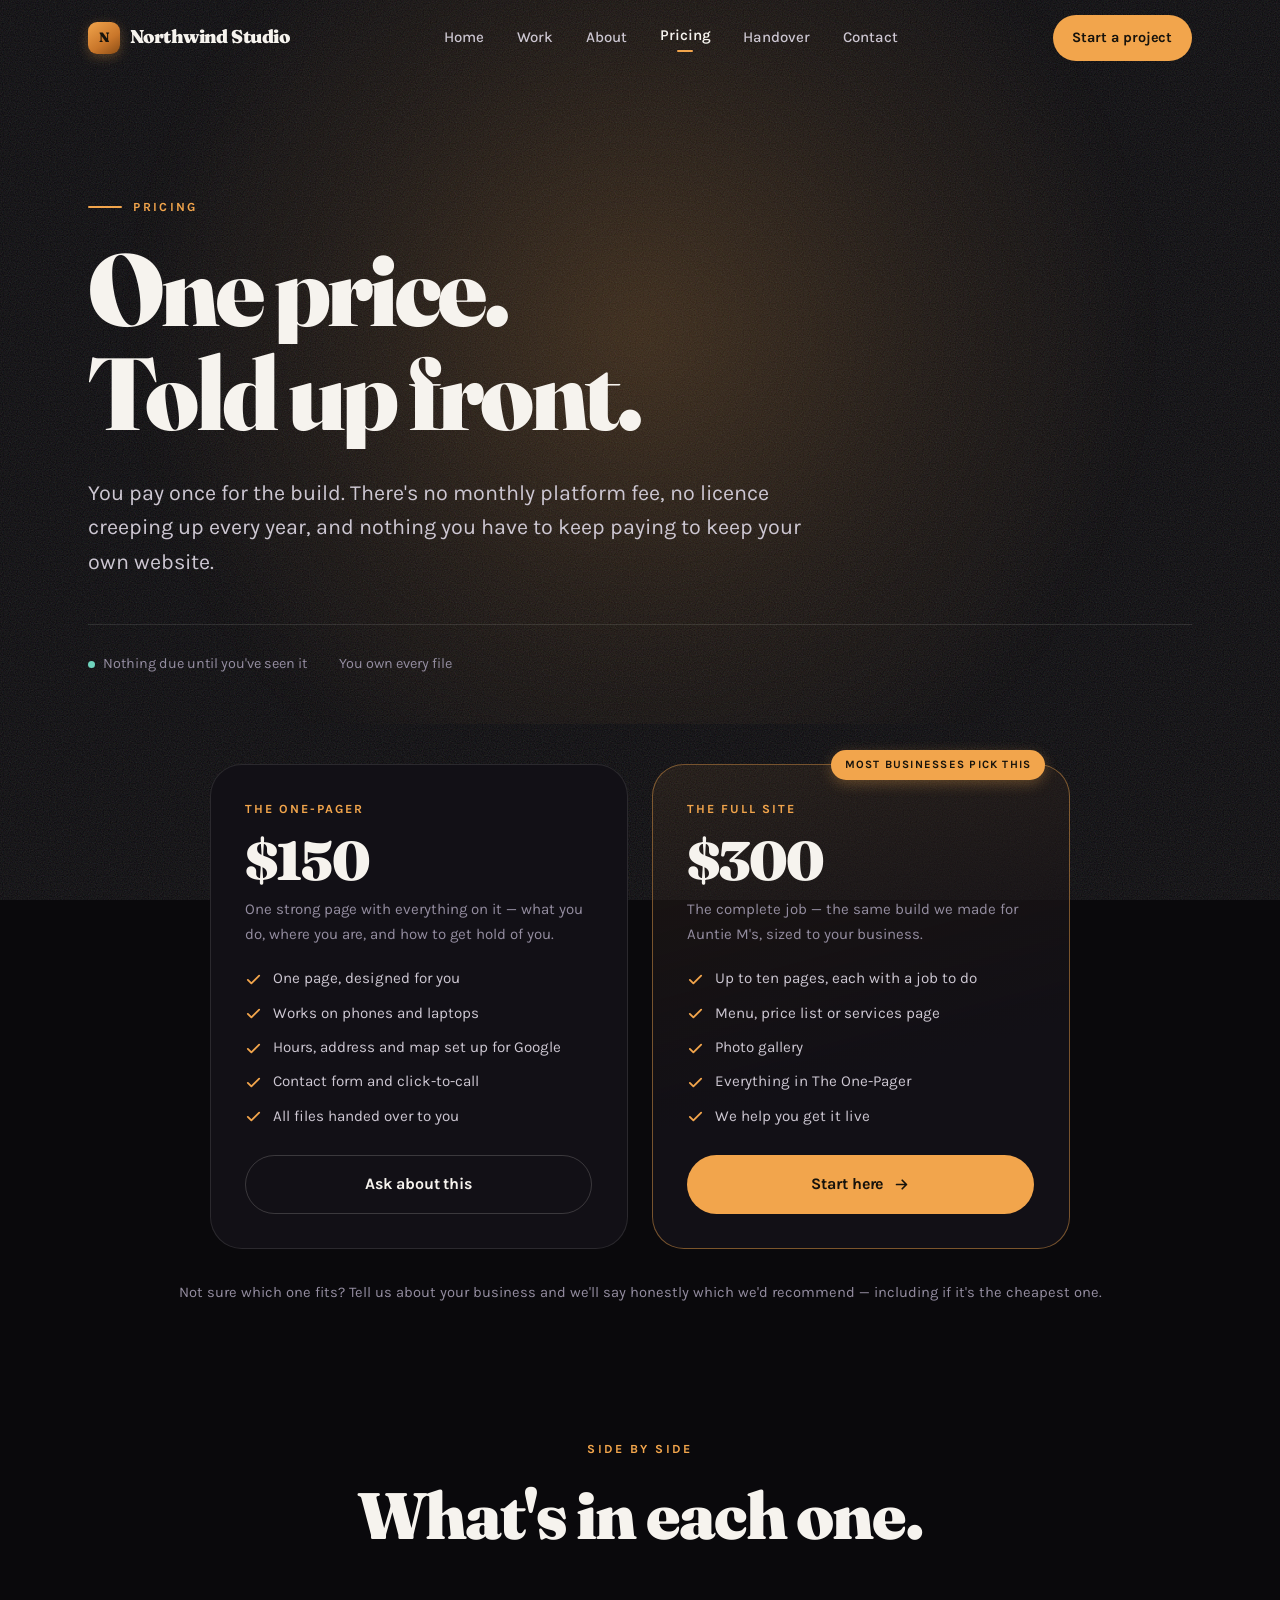
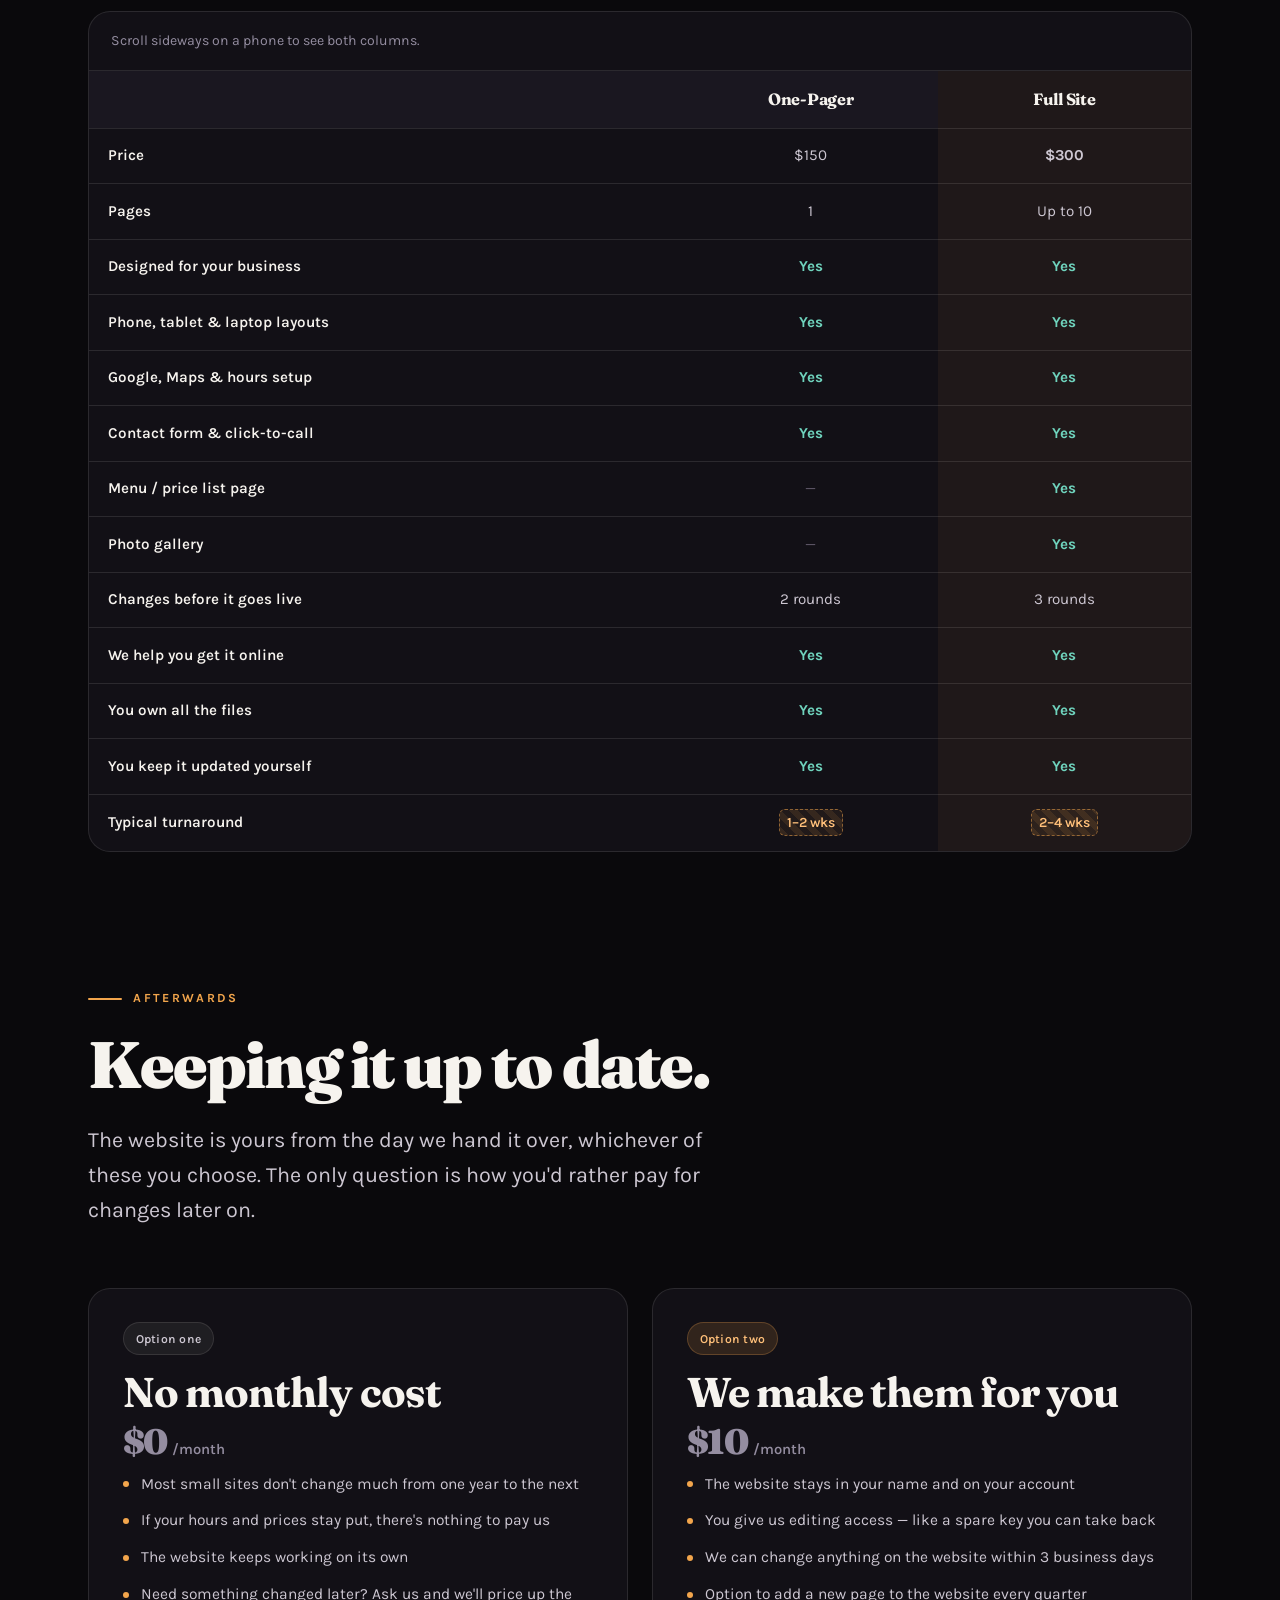
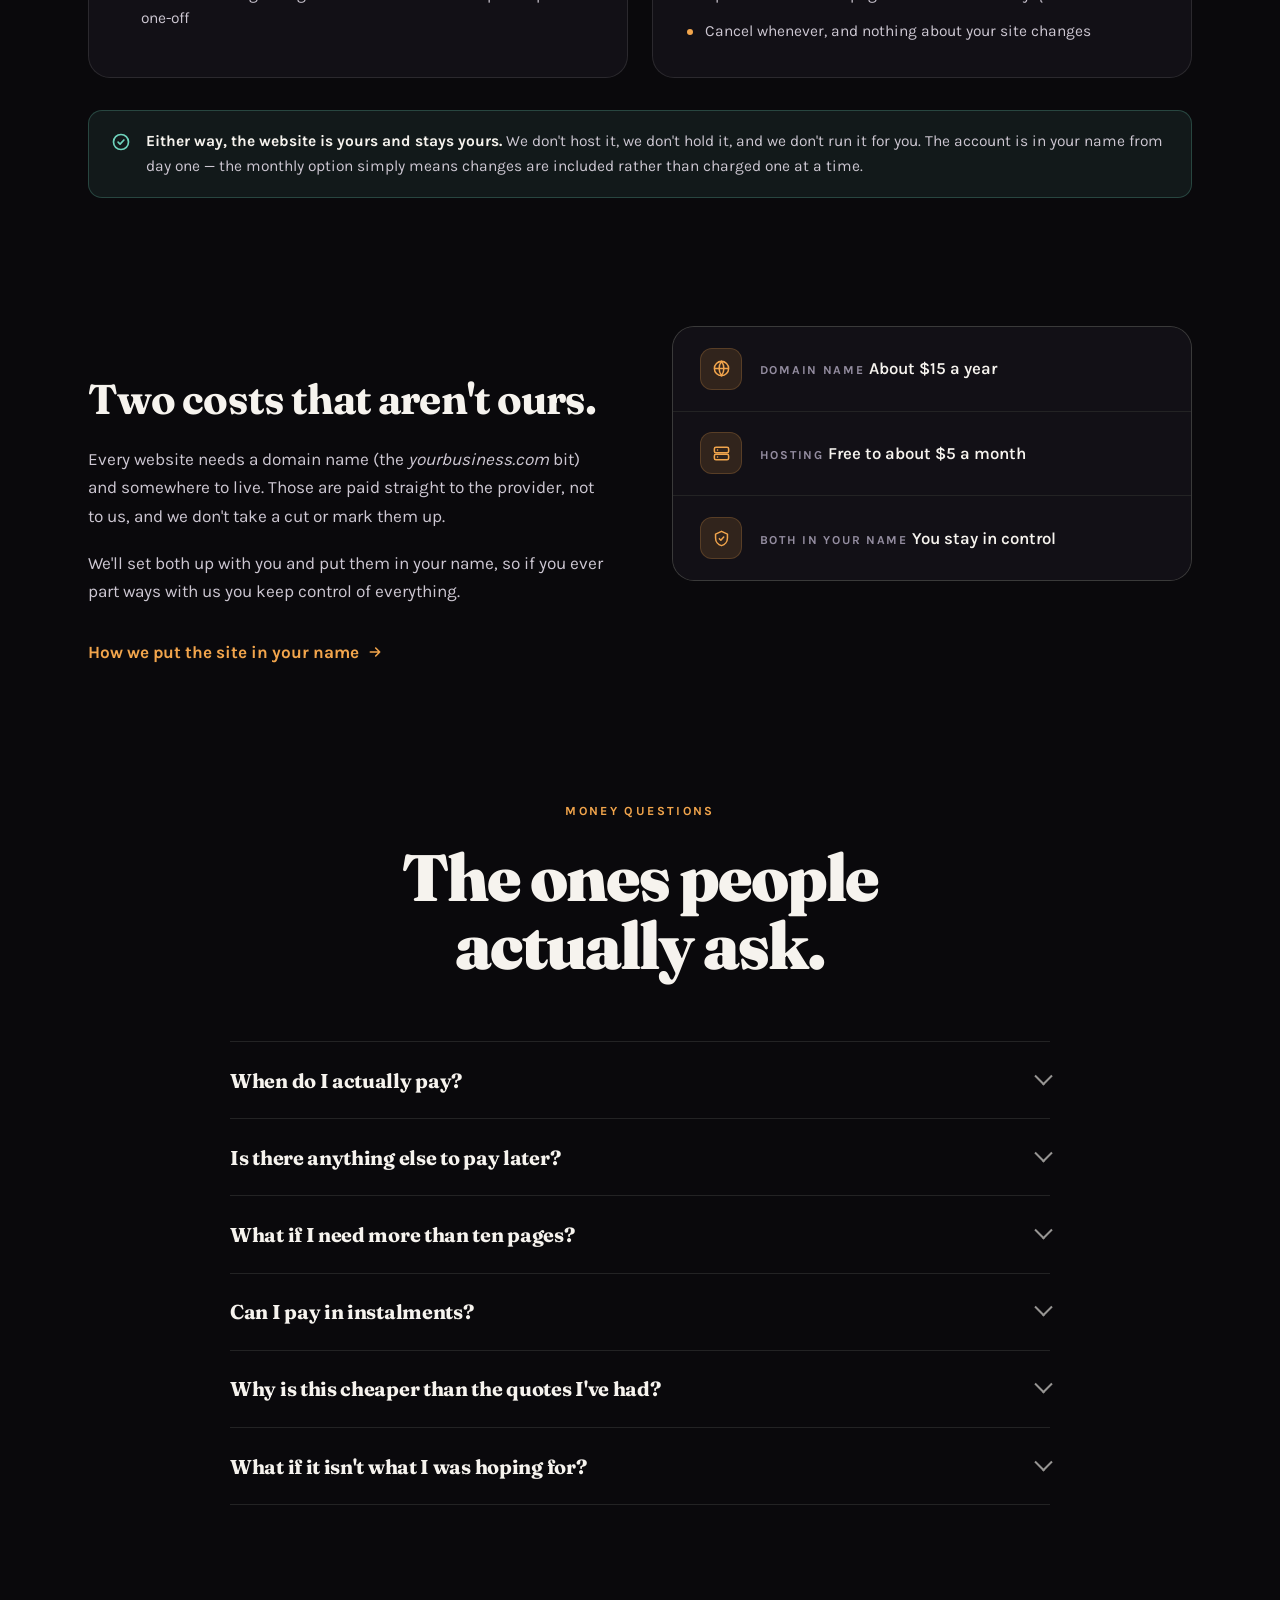
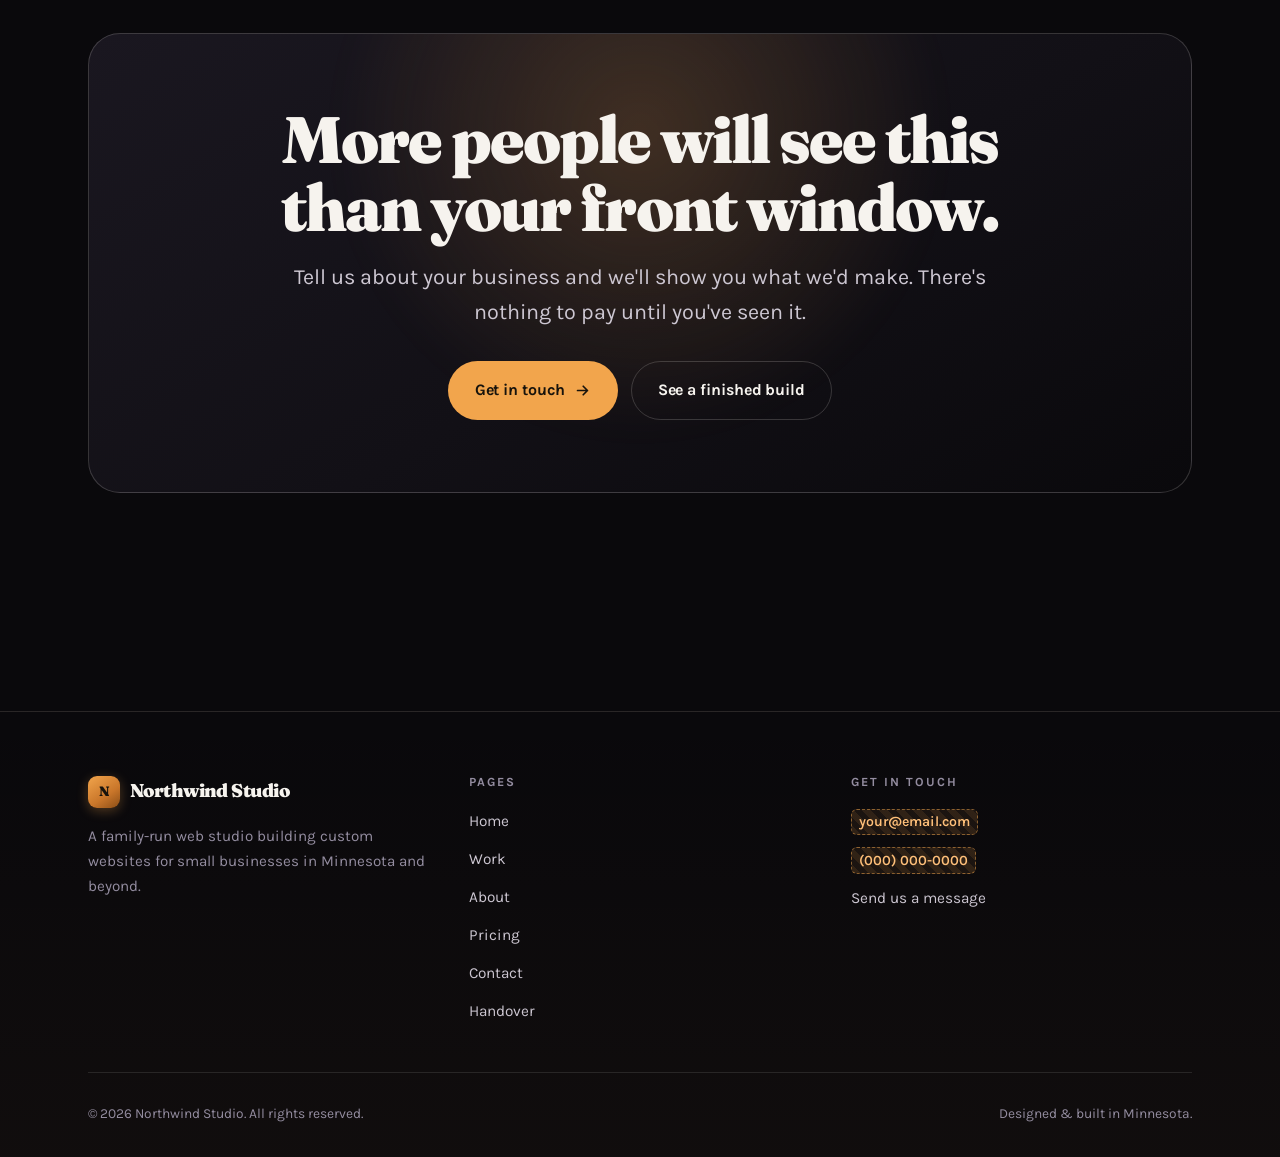
<file: pricing.html>
<!DOCTYPE html>
<html lang="en">
<head>
<meta charset="utf-8">
<meta name="viewport" content="width=device-width, initial-scale=1">
<title>Pricing | Northwind Studio</title>
<meta name="description" content="Straightforward website pricing — one build fee, no monthly platform charges, and you own the files. See what's included at each level.">
<meta name="theme-color" content="#0a090c">
<meta property="og:type" content="website">
<meta property="og:title" content="Pricing | Northwind Studio">
<meta property="og:description" content="One build fee, no monthly platform charges, and you own the files.">
<meta property="og:image" content="assets/img/work/auntiems-home.jpg">
<meta name="twitter:card" content="summary_large_image">
<link rel="icon" href="data:image/svg+xml,%3Csvg xmlns='http://www.w3.org/2000/svg' viewBox='0 0 32 32'%3E%3Crect width='32' height='32' rx='9' fill='%23f2a54c'/%3E%3Ctext x='16' y='23' font-family='Georgia,serif' font-size='19' font-weight='bold' text-anchor='middle' fill='%2317130c'%3EN%3C/text%3E%3C/svg%3E">
<script>document.documentElement.classList.add('js');</script>
<link rel="stylesheet" href="assets/css/style.css">
<script src="assets/js/main.js" defer></script>
</head>
<body>
<a class="skip-link" href="#main">Skip to content</a>

<header class="site-header">
  <div class="container header-inner">
    <a class="brand" href="index.html">
      <span class="brand-mark" aria-hidden="true">N</span>
      <span>Northwind Studio</span>
    </a>

    <nav class="nav" id="primary-nav" aria-label="Main">
      <ul class="nav-list">
        <li><a href="index.html">Home</a></li>
        <li><a href="work.html">Work</a></li>
        <li><a href="about.html">About</a></li>
        <li><a href="pricing.html" aria-current="page">Pricing</a></li>
        <li><a href="handover.html">Handover</a></li>
        <li><a href="contact.html">Contact</a></li>
      </ul>
      <div class="nav-cta-mobile"><a class="btn" href="contact.html">Start a project</a></div>
    </nav>

    <div class="header-cta">
      <a class="btn btn-sm" href="contact.html">Start a project</a>
      <button class="nav-toggle" type="button" aria-expanded="false" aria-controls="primary-nav" aria-label="Menu">
        <span></span>
      </button>
    </div>
  </div>
</header>

<main id="main">

  <!-- ============================================================ hero -- -->
  <section class="hero" style="padding-bottom:clamp(2rem,5vw,3rem)">
    <div class="hero-glow" aria-hidden="true"></div>

    <div class="container">
      <p class="eyebrow hero-fade" style="--d:80ms">Pricing</p>
      <h1 class="h-xl hero-title" style="max-width:16ch">
        <span class="line"><span style="--d:120ms">One price.</span></span>
        <span class="line"><span style="--d:220ms">Told up front.</span></span>
      </h1>
      <p class="lede hero-lede hero-fade" style="--d:400ms">
        You pay once for the build. There's no monthly platform fee, no licence
        creeping up every year, and nothing you have to keep paying to keep your
        own website.
      </p>
      <p class="hero-meta hero-fade" style="--d:520ms">
        <span><i class="dot-live" aria-hidden="true"></i> Nothing due until you've seen it</span>
        <span>You own every file</span>
      </p>
    </div>
  </section>

  <!--
    =====================================================================
    PRICES APPEAR IN TWO PLACES ON THIS PAGE.
    The two cards just below, and the comparison chart further down.
    If you change one, change the other.

    Current: One-Pager $150, Full Site $300 (up to 10 pages),
             monthly edits $10/month.
    =====================================================================
  -->

  <!-- =========================================================== tiers -- -->
  <section class="section" style="padding-top:clamp(1.5rem,4vw,2.5rem)">
    <div class="container">
      <div class="tiers tiers-2" data-stagger="110">

        <article class="tier" data-reveal>
          <p class="tier-name">The One-Pager</p>
          <p class="tier-price">$150</p>
          <p class="tier-sub">One strong page with everything on it &mdash; what you do, where you are, and how to get hold of you.</p>
          <ul class="tier-features">
            <li><svg viewBox="0 0 24 24" fill="none" stroke="currentColor" stroke-width="2.6" stroke-linecap="round" stroke-linejoin="round" aria-hidden="true"><path d="M4 12.5l5 5L20 6.5"/></svg>One page, designed for you</li>
            <li><svg viewBox="0 0 24 24" fill="none" stroke="currentColor" stroke-width="2.6" stroke-linecap="round" stroke-linejoin="round" aria-hidden="true"><path d="M4 12.5l5 5L20 6.5"/></svg>Works on phones and laptops</li>
            <li><svg viewBox="0 0 24 24" fill="none" stroke="currentColor" stroke-width="2.6" stroke-linecap="round" stroke-linejoin="round" aria-hidden="true"><path d="M4 12.5l5 5L20 6.5"/></svg>Hours, address and map set up for Google</li>
            <li><svg viewBox="0 0 24 24" fill="none" stroke="currentColor" stroke-width="2.6" stroke-linecap="round" stroke-linejoin="round" aria-hidden="true"><path d="M4 12.5l5 5L20 6.5"/></svg>Contact form and click-to-call</li>
            <li><svg viewBox="0 0 24 24" fill="none" stroke="currentColor" stroke-width="2.6" stroke-linecap="round" stroke-linejoin="round" aria-hidden="true"><path d="M4 12.5l5 5L20 6.5"/></svg>All files handed over to you</li>
          </ul>
          <a class="btn btn-ghost" href="contact.html">Ask about this</a>
        </article>

        <article class="tier tier-featured" data-reveal>
          <span class="tier-badge">Most businesses pick this</span>
          <p class="tier-name">The Full Site</p>
          <p class="tier-price">$300</p>
          <p class="tier-sub">The complete job &mdash; the same build we made for Auntie M's, sized to your business.</p>
          <ul class="tier-features">
            <li><svg viewBox="0 0 24 24" fill="none" stroke="currentColor" stroke-width="2.6" stroke-linecap="round" stroke-linejoin="round" aria-hidden="true"><path d="M4 12.5l5 5L20 6.5"/></svg>Up to ten pages, each with a job to do</li>
            <li><svg viewBox="0 0 24 24" fill="none" stroke="currentColor" stroke-width="2.6" stroke-linecap="round" stroke-linejoin="round" aria-hidden="true"><path d="M4 12.5l5 5L20 6.5"/></svg>Menu, price list or services page</li>
            <li><svg viewBox="0 0 24 24" fill="none" stroke="currentColor" stroke-width="2.6" stroke-linecap="round" stroke-linejoin="round" aria-hidden="true"><path d="M4 12.5l5 5L20 6.5"/></svg>Photo gallery</li>
            <li><svg viewBox="0 0 24 24" fill="none" stroke="currentColor" stroke-width="2.6" stroke-linecap="round" stroke-linejoin="round" aria-hidden="true"><path d="M4 12.5l5 5L20 6.5"/></svg>Everything in The One-Pager</li>
            <li><svg viewBox="0 0 24 24" fill="none" stroke="currentColor" stroke-width="2.6" stroke-linecap="round" stroke-linejoin="round" aria-hidden="true"><path d="M4 12.5l5 5L20 6.5"/></svg>We help you get it live</li>
          </ul>
          <a class="btn" href="contact.html">
            Start here
            <svg width="17" height="17" viewBox="0 0 24 24" fill="none" stroke="currentColor" stroke-width="2.4" stroke-linecap="round" stroke-linejoin="round" aria-hidden="true"><path d="M5 12h14M13 6l6 6-6 6"/></svg>
          </a>
        </article>

      </div>

      <p class="muted center mt-4" style="font-size:.92rem" data-reveal="fade">
        Not sure which one fits? Tell us about your business and we'll say
        honestly which we'd recommend &mdash; including if it's the cheapest one.
      </p>
    </div>
  </section>

  <!-- ======================================================== compare -- -->
  <section class="section" style="padding-top:0">
    <div class="container">
      <div class="section-head center">
        <p class="eyebrow eyebrow-plain" data-reveal="fade">Side by side</p>
        <h2 class="h-lg" data-reveal>What's in each one.</h2>
      </div>

      <div class="table-scroll" data-reveal>
        <table class="cmp">
          <caption>Scroll sideways on a phone to see both columns.</caption>
          <thead>
            <tr>
              <th scope="col">&nbsp;</th>
              <th scope="col">One-Pager</th>
              <th scope="col" class="col-hi">Full Site</th>
            </tr>
          </thead>
          <tbody>
            <tr>
              <th scope="row">Price</th>
              <td>$150</td>
              <td class="col-hi"><strong>$300</strong></td>
            </tr>
            <tr>
              <th scope="row">Pages</th>
              <td>1</td>
              <td class="col-hi">Up to 10</td>
            </tr>
            <tr>
              <th scope="row">Designed for your business</th>
              <td class="yes">Yes</td>
              <td class="yes col-hi">Yes</td>
            </tr>
            <tr>
              <th scope="row">Phone, tablet &amp; laptop layouts</th>
              <td class="yes">Yes</td>
              <td class="yes col-hi">Yes</td>
            </tr>
            <tr>
              <th scope="row">Google, Maps &amp; hours setup</th>
              <td class="yes">Yes</td>
              <td class="yes col-hi">Yes</td>
            </tr>
            <tr>
              <th scope="row">Contact form &amp; click-to-call</th>
              <td class="yes">Yes</td>
              <td class="yes col-hi">Yes</td>
            </tr>
            <tr>
              <th scope="row">Menu / price list page</th>
              <td class="no">&mdash;</td>
              <td class="yes col-hi">Yes</td>
            </tr>
            <tr>
              <th scope="row">Photo gallery</th>
              <td class="no">&mdash;</td>
              <td class="yes col-hi">Yes</td>
            </tr>
            <tr>
              <th scope="row">Changes before it goes live</th>
              <td>2 rounds</td>
              <td class="col-hi">3 rounds</td>
            </tr>
            <tr>
              <th scope="row">We help you get it online</th>
              <td class="yes">Yes</td>
              <td class="yes col-hi">Yes</td>
            </tr>
            <tr>
              <th scope="row">You own all the files</th>
              <td class="yes">Yes</td>
              <td class="yes col-hi">Yes</td>
            </tr>
            <tr>
              <th scope="row">You keep it updated yourself</th>
              <td class="yes">Yes</td>
              <td class="yes col-hi">Yes</td>
            </tr>
            <tr>
              <th scope="row">Typical turnaround</th>
              <td><span class="ph">1&ndash;2 wks</span></td>
              <td class="col-hi"><span class="ph">2&ndash;4 wks</span></td>
            </tr>
          </tbody>
        </table>
      </div>
    </div>
  </section>

  <!-- ================================================== monthly edits -- -->
  <section class="section" style="padding-top:0">
    <div class="container">
      <div class="section-head">
        <p class="eyebrow" data-reveal="fade">Afterwards</p>
        <h2 class="h-lg mb-3" data-reveal>Keeping it up to date.</h2>
        <p class="lede" data-reveal style="--d:100ms">
          The website is yours from the day we hand it over, whichever of these
          you choose. The only question is how you'd rather pay for changes
          later on.
        </p>
      </div>

      <div class="grid grid-2" data-stagger="120">
        <article class="card" data-reveal="left">
          <div class="work-tags" style="margin-top:0;margin-bottom:1rem">
            <span class="pill">Option one</span>
          </div>
          <h3 class="h-md mb-2">No monthly cost</h3>
          <p class="tier-price" style="font-size:2.2rem;margin-bottom:.8rem">$0<small>/month</small></p>
          <ul class="ledger" style="margin-top:0">
            <li>Most small sites don't change much from one year to the next</li>
            <li>If your hours and prices stay put, there's nothing to pay us</li>
            <li>The website keeps working on its own</li>
            <li>Need something changed later? Ask us and we'll price up the one-off</li>
          </ul>
        </article>

        <article class="card" data-reveal="right">
          <div class="work-tags" style="margin-top:0;margin-bottom:1rem">
            <span class="pill pill-amber">Option two</span>
          </div>
          <h3 class="h-md mb-2">We make them for you</h3>
          <p class="tier-price" style="font-size:2.2rem;margin-bottom:.8rem">$10<small>/month</small></p>
          <ul class="ledger" style="margin-top:0">
            <li>The website stays in your name and on your account</li>
            <li>You give us editing access &mdash; like a spare key you can take back</li>
            <li>We can change anything on the website within 3 business days</li>
            <li>Option to add a new page to the website every quarter</li>
            <li>Cancel whenever, and nothing about your site changes</li>
          </ul>
        </article>
      </div>

      <div class="note note-mint mt-4" data-reveal>
        <svg viewBox="0 0 24 24" fill="none" stroke="currentColor" stroke-width="2" stroke-linecap="round" stroke-linejoin="round" aria-hidden="true"><circle cx="12" cy="12" r="9"/><path d="M8.5 12.2l2.4 2.4 4.6-5"/></svg>
        <p>
          <strong>Either way, the website is yours and stays yours.</strong> We
          don't host it, we don't hold it, and we don't run it for you. The
          account is in your name from day one &mdash; the monthly option simply
          means changes are included rather than charged one at a time.
        </p>
      </div>
    </div>
  </section>

  <!-- =================================================== running cost -- -->
  <section class="section" style="padding-top:0">
    <div class="container">
      <div class="split split-top">
        <div>
          <p class="eyebrow" data-reveal="fade">The small print, in plain English</p>
          <h2 class="h-md mb-3" data-reveal>Two costs that aren't ours.</h2>
          <div class="prose" data-reveal style="--d:100ms">
            <p>
              Every website needs a domain name (the <em>yourbusiness.com</em> bit)
              and somewhere to live. Those are paid straight to the provider, not
              to us, and we don't take a cut or mark them up.
            </p>
            <p>
              We'll set both up with you and put them in your name, so if you
              ever part ways with us you keep control of everything.
            </p>
          </div>
          <p class="mt-4" data-reveal style="--d:180ms">
            <a class="link-arrow" href="handover.html">
              How we put the site in your name
              <svg width="16" height="16" viewBox="0 0 24 24" fill="none" stroke="currentColor" stroke-width="2.4" stroke-linecap="round" stroke-linejoin="round" aria-hidden="true"><path d="M5 12h14M13 6l6 6-6 6"/></svg>
            </a>
          </p>
        </div>

        <div class="contact-list" data-reveal="right">
          <div class="contact-row">
            <span class="contact-icon" aria-hidden="true">
              <svg viewBox="0 0 24 24" fill="none" stroke="currentColor" stroke-width="1.9" stroke-linecap="round" stroke-linejoin="round"><circle cx="12" cy="12" r="9"/><path d="M3.5 12h17M12 3a15 15 0 0 1 0 18M12 3a15 15 0 0 0 0 18"/></svg>
            </span>
            <span class="contact-meta">
              <span class="k">Domain name</span>
              <span class="v">About $15 a year</span>
            </span>
          </div>
          <div class="contact-row">
            <span class="contact-icon" aria-hidden="true">
              <svg viewBox="0 0 24 24" fill="none" stroke="currentColor" stroke-width="1.9" stroke-linecap="round" stroke-linejoin="round"><rect x="3" y="4" width="18" height="7" rx="2"/><rect x="3" y="13" width="18" height="7" rx="2"/><path d="M7 7.5h.01M7 16.5h.01"/></svg>
            </span>
            <span class="contact-meta">
              <span class="k">Hosting</span>
              <span class="v">Free to about $5 a month</span>
            </span>
          </div>
          <div class="contact-row">
            <span class="contact-icon" aria-hidden="true">
              <svg viewBox="0 0 24 24" fill="none" stroke="currentColor" stroke-width="1.9" stroke-linecap="round" stroke-linejoin="round"><path d="M12 3l7.5 3.4v5c0 4.4-3.1 8.5-7.5 9.6-4.4-1.1-7.5-5.2-7.5-9.6v-5z"/><path d="M9.3 12.2l1.9 1.9 3.6-3.9"/></svg>
            </span>
            <span class="contact-meta">
              <span class="k">Both in your name</span>
              <span class="v">You stay in control</span>
            </span>
          </div>
        </div>
      </div>
    </div>
  </section>

  <!-- ============================================================ FAQ -- -->
  <section class="section" style="padding-top:0">
    <div class="container">
      <div class="section-head center">
        <p class="eyebrow eyebrow-plain" data-reveal="fade">Money questions</p>
        <h2 class="h-lg" data-reveal>The ones people actually ask.</h2>
      </div>

      <div class="faq mx-auto" style="max-width:820px" data-reveal="fade">
        <details>
          <summary>When do I actually pay?</summary>
          <div class="faq-body">
            <p>After you've seen the finished site and said you want it. We build first and show you &mdash; if it isn't right, you walk away owing nothing. Once you're happy, we invoice, and the files are yours.</p>
          </div>
        </details>
        <details>
          <summary>Is there anything else to pay later?</summary>
          <div class="faq-body">
            <p>Only the domain and hosting above, and those go to the provider rather than to us. There's no licence, no per-page charge and no platform subscription. If you take the $10 monthly option, that's the only thing you ever pay us.</p>
          </div>
        </details>
        <details>
          <summary>What if I need more than ten pages?</summary>
          <div class="faq-body">
            <p>That's fine &mdash; we'll quote for it before we start rather than surprising you at the end. Bigger jobs are priced on what's actually involved, and you'll have the number in writing first.</p>
          </div>
        </details>
        <details>
          <summary>Can I pay in instalments?</summary>
          <div class="faq-body">
            <p><span class="ph">Decide your answer here</span> &mdash; splitting the fee in two, one payment at handover and one a month later, is a common arrangement and worth offering if you're comfortable with it.</p>
          </div>
        </details>
        <details>
          <summary>Why is this cheaper than the quotes I've had?</summary>
          <div class="faq-body">
            <p>Because we're a small family team without an agency's offices, salespeople and account managers to pay for &mdash; and because our build setup gets us to a working site quickly. You're paying for the work itself, not the overheads wrapped around it.</p>
          </div>
        </details>
        <details>
          <summary>What if it isn't what I was hoping for?</summary>
          <div class="faq-body">
            <p>Tell us, and we'll put it right &mdash; changes before launch are included. If it still isn't for you, you simply don't take it, and we part on good terms. That costs us some time, which is a risk we're happy to carry; it's a fairer deal than asking you to gamble a deposit on a website you haven't seen.</p>
          </div>
        </details>
      </div>
    </div>
  </section>

  <!-- ============================================================ CTA -- -->
  <section class="section" style="padding-top:0">
    <div class="container">
      <div class="cta-band" data-reveal="zoom">
        <h2 class="h-lg">More people will see this than your front window.</h2>
        <p class="lede center">
          Tell us about your business and we'll show you what we'd make. There's
          nothing to pay until you've seen it.
        </p>
        <div class="cta-actions">
          <a class="btn" href="contact.html">
            Get in touch
            <svg width="17" height="17" viewBox="0 0 24 24" fill="none" stroke="currentColor" stroke-width="2.4" stroke-linecap="round" stroke-linejoin="round" aria-hidden="true"><path d="M5 12h14M13 6l6 6-6 6"/></svg>
          </a>
          <a class="btn btn-ghost" href="work.html">See a finished build</a>
        </div>
      </div>
    </div>
  </section>

</main>

<footer class="site-footer">
  <div class="container">
    <div class="footer-top">
      <div class="footer-brand">
        <a class="brand" href="index.html">
          <span class="brand-mark" aria-hidden="true">N</span>
          <span>Northwind Studio</span>
        </a>
        <p>
          A family-run web studio building custom websites for small
          businesses in Minnesota and beyond.
        </p>
      </div>

      <div class="footer-col">
        <h4>Pages</h4>
        <ul>
          <li><a href="index.html">Home</a></li>
          <li><a href="work.html">Work</a></li>
          <li><a href="about.html">About</a></li>
          <li><a href="pricing.html">Pricing</a></li>
          <li><a href="contact.html">Contact</a></li>
          <li><a href="handover.html">Handover</a></li>
        </ul>
      </div>

      <div class="footer-col">
        <h4>Get in touch</h4>
        <ul>
          <li><a href="contact.html"><span class="ph">your@email.com</span></a></li>
          <li><a href="contact.html"><span class="ph">(000) 000-0000</span></a></li>
          <li><a href="contact.html">Send us a message</a></li>
        </ul>
      </div>
    </div>

    <div class="footer-bottom">
      <p>&copy; <span data-year>2026</span> Northwind Studio. All rights reserved.</p>
      <p>Designed &amp; built in Minnesota.</p>
    </div>
  </div>
</footer>

</body>
</html>
</file>
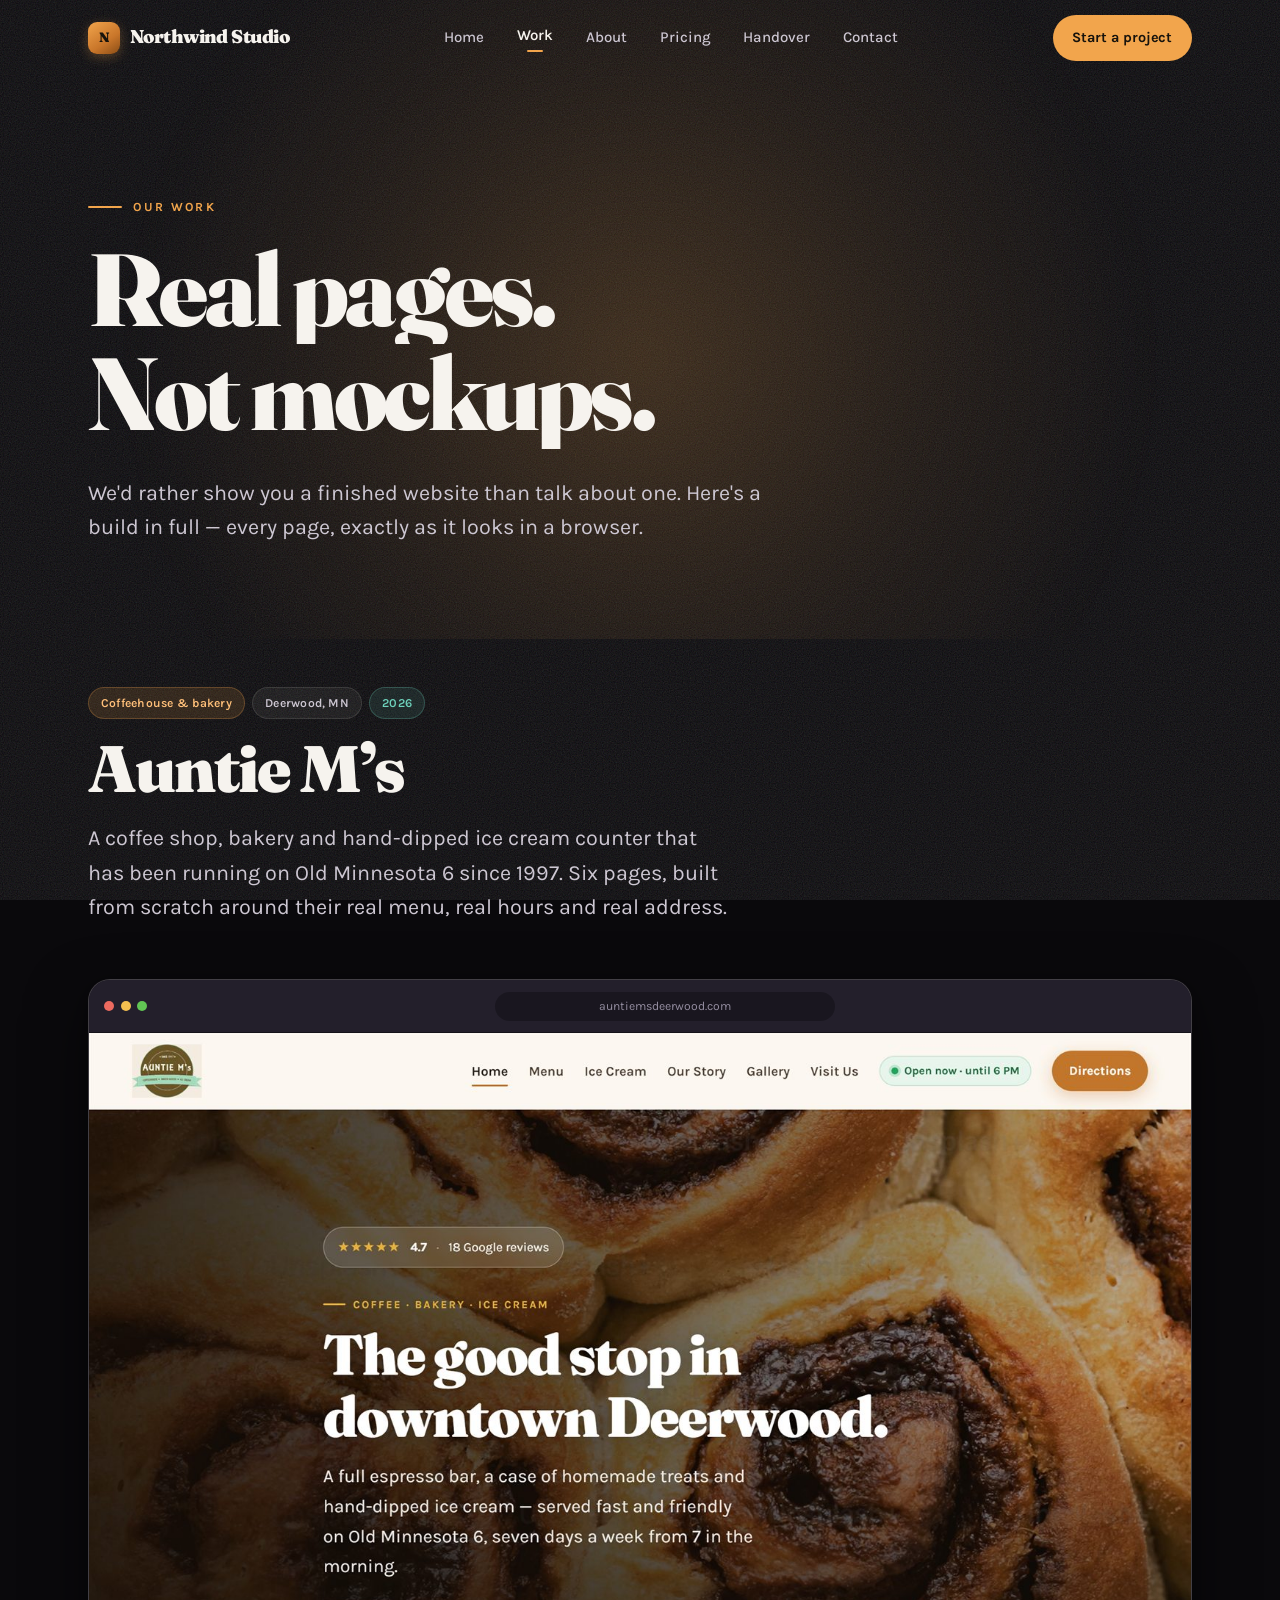
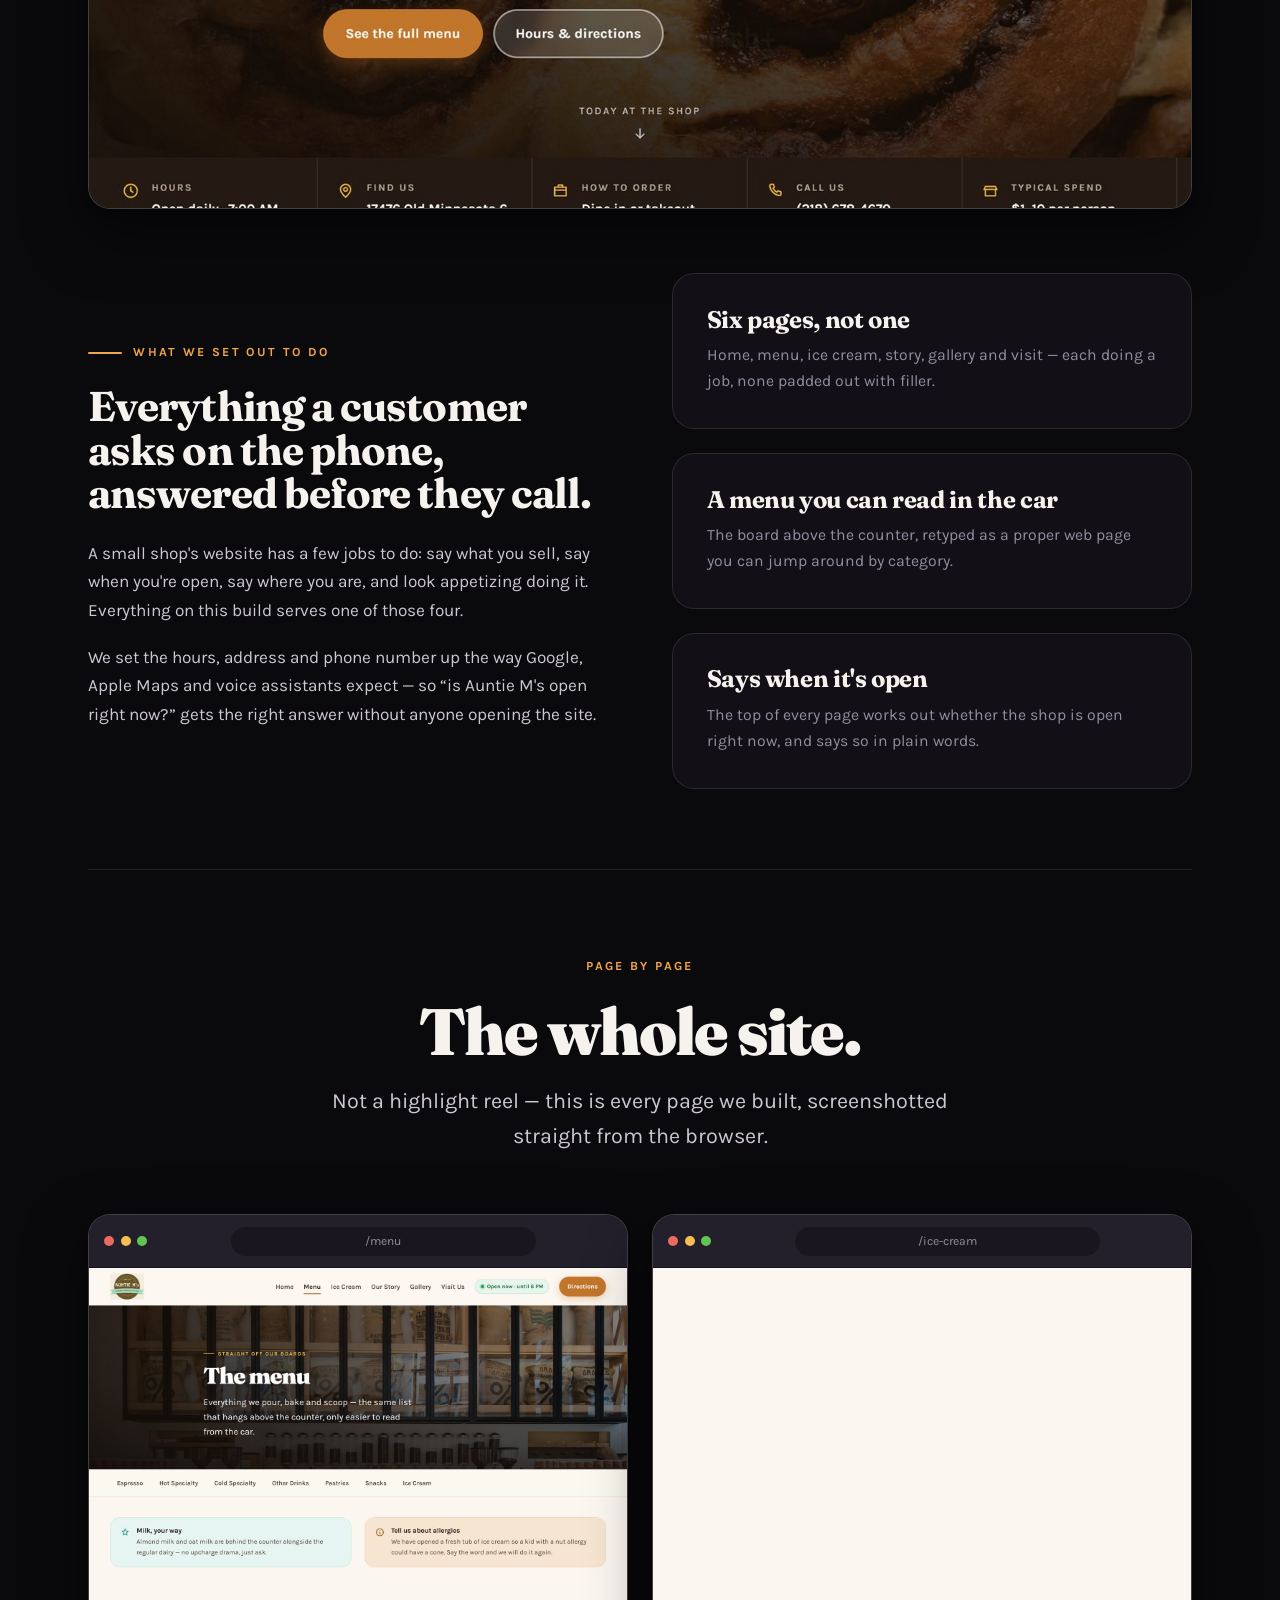
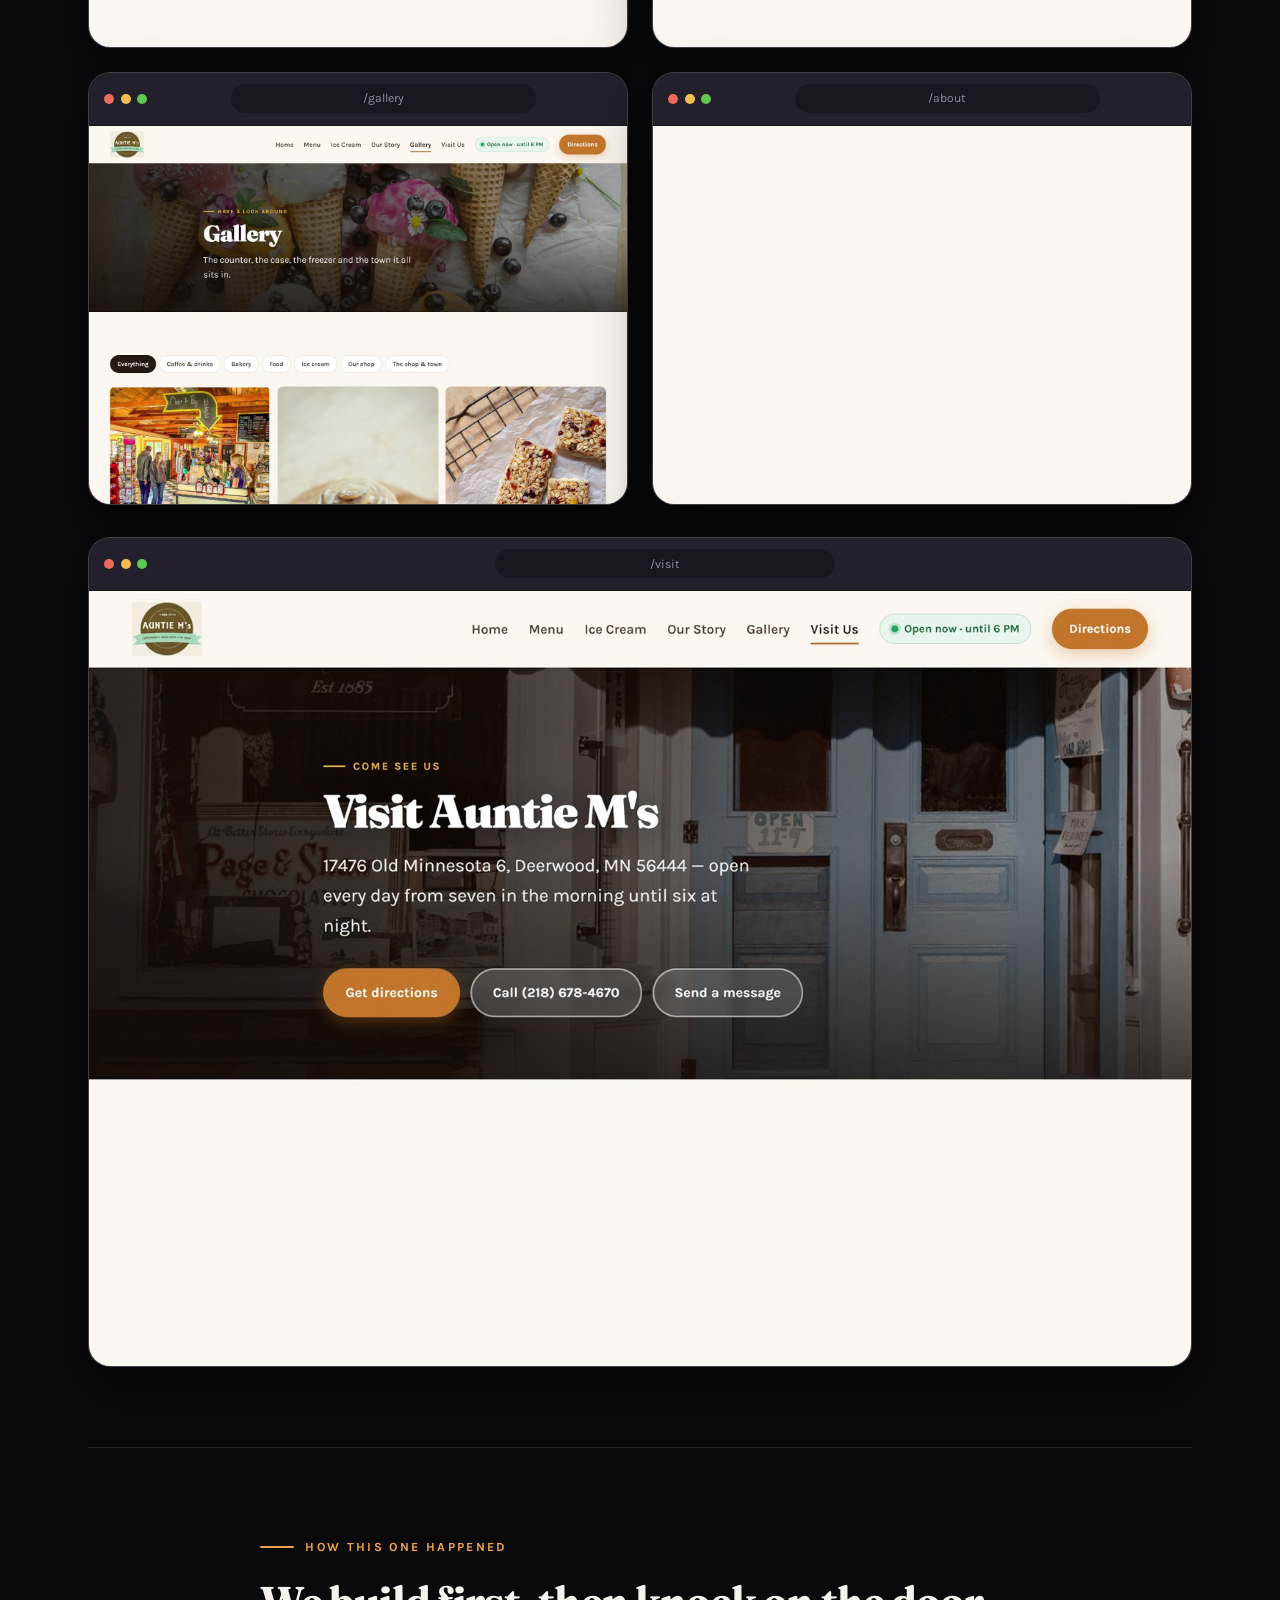
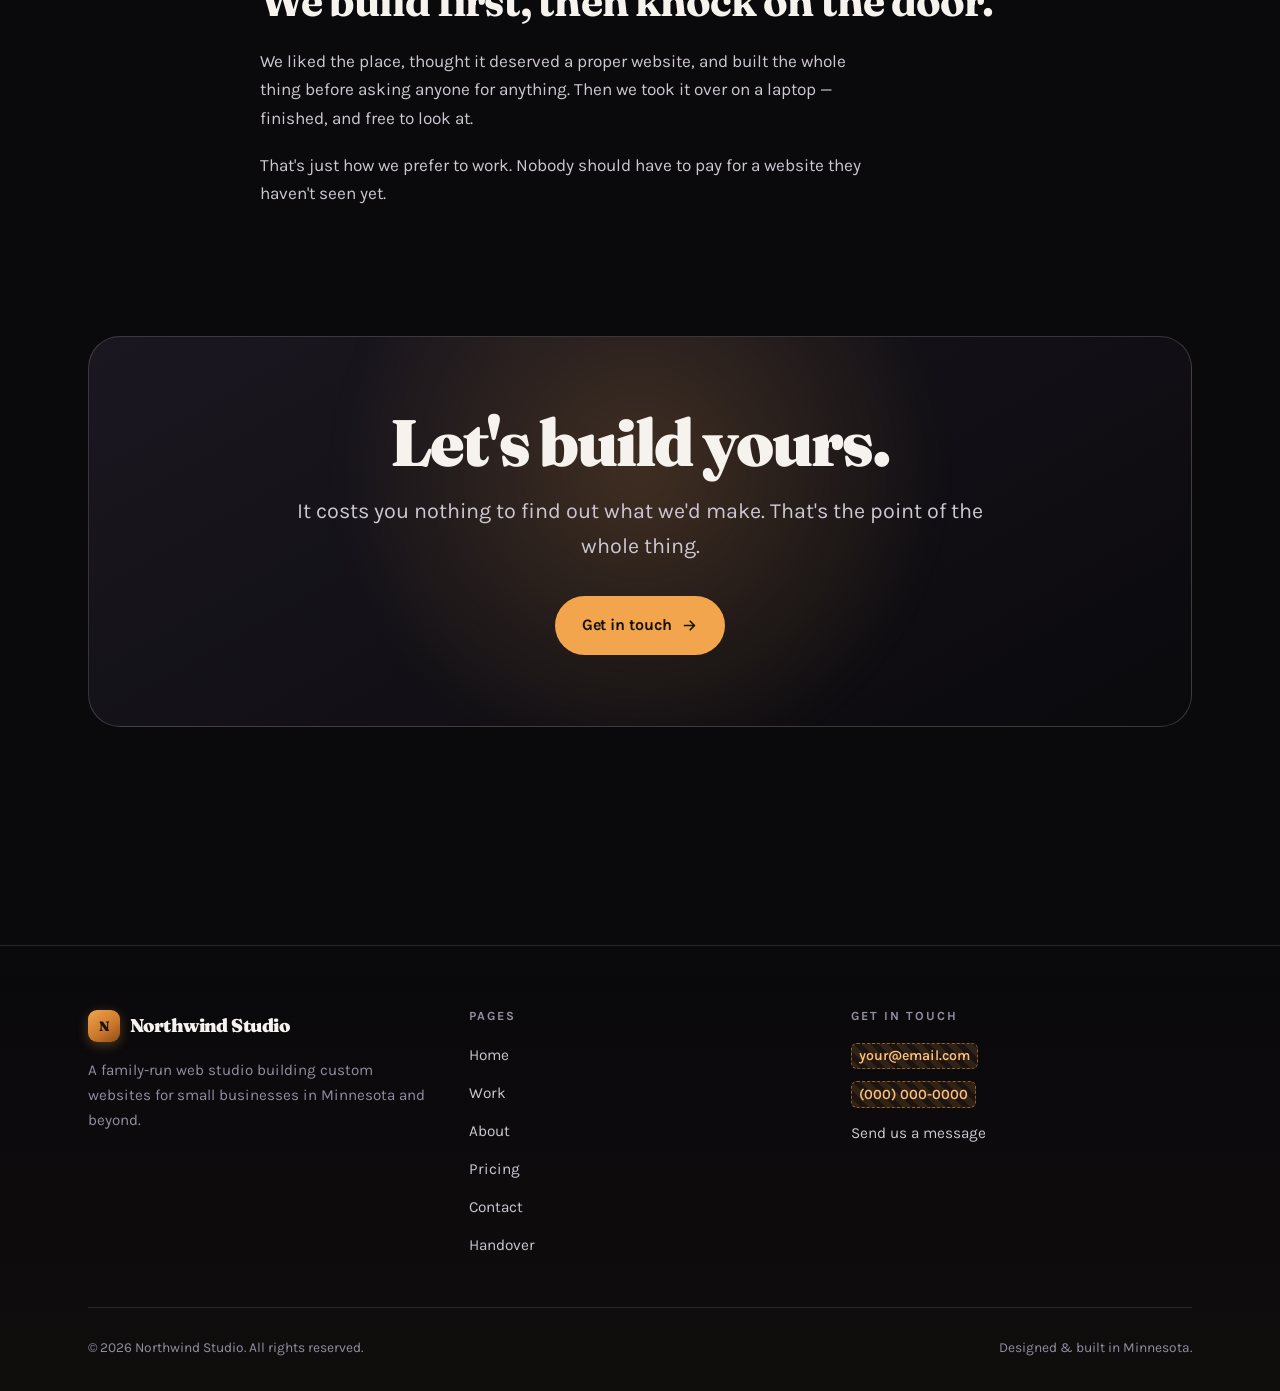
<file: work.html>
<!DOCTYPE html>
<html lang="en">
<head>
<meta charset="utf-8">
<meta name="viewport" content="width=device-width, initial-scale=1">
<title>Our work | Northwind Studio</title>
<meta name="description" content="A close look at what we build — including Auntie M's, a six-page site for a 1997 coffeehouse, bakery and ice cream counter in Deerwood, Minnesota.">
<meta name="theme-color" content="#0a090c">
<meta property="og:type" content="website">
<meta property="og:title" content="Our work | Northwind Studio">
<meta property="og:description" content="A close look at what we build, page by page.">
<meta property="og:image" content="assets/img/work/auntiems-home.jpg">
<meta name="twitter:card" content="summary_large_image">
<link rel="icon" href="data:image/svg+xml,%3Csvg xmlns='http://www.w3.org/2000/svg' viewBox='0 0 32 32'%3E%3Crect width='32' height='32' rx='9' fill='%23f2a54c'/%3E%3Ctext x='16' y='23' font-family='Georgia,serif' font-size='19' font-weight='bold' text-anchor='middle' fill='%2317130c'%3EN%3C/text%3E%3C/svg%3E">
<script>document.documentElement.classList.add('js');</script>
<link rel="stylesheet" href="assets/css/style.css">
<script src="assets/js/main.js" defer></script>
</head>
<body>
<a class="skip-link" href="#main">Skip to content</a>

<header class="site-header">
  <div class="container header-inner">
    <a class="brand" href="index.html">
      <span class="brand-mark" aria-hidden="true">N</span>
      <span>Northwind Studio</span>
    </a>

    <nav class="nav" id="primary-nav" aria-label="Main">
      <ul class="nav-list">
        <li><a href="index.html">Home</a></li>
        <li><a href="work.html" aria-current="page">Work</a></li>
        <li><a href="about.html">About</a></li>
        <li><a href="pricing.html">Pricing</a></li>
        <li><a href="handover.html">Handover</a></li>
        <li><a href="contact.html">Contact</a></li>
      </ul>
      <div class="nav-cta-mobile"><a class="btn" href="contact.html">Start a project</a></div>
    </nav>

    <div class="header-cta">
      <a class="btn btn-sm" href="contact.html">Start a project</a>
      <button class="nav-toggle" type="button" aria-expanded="false" aria-controls="primary-nav" aria-label="Menu">
        <span></span>
      </button>
    </div>
  </div>
</header>

<main id="main">

  <!-- ============================================================ hero -- -->
  <section class="hero" style="padding-bottom:clamp(2rem,5vw,3.5rem)">
    <div class="hero-glow" aria-hidden="true"></div>

    <div class="container">
      <p class="eyebrow hero-fade" style="--d:80ms">Our work</p>
      <h1 class="h-xl hero-title" style="max-width:16ch">
        <span class="line"><span style="--d:120ms">Real pages.</span></span>
        <span class="line"><span style="--d:220ms">Not mockups.</span></span>
      </h1>
      <p class="lede hero-lede hero-fade" style="--d:400ms">
        We'd rather show you a finished website than talk about one. Here's a
        build in full &mdash; every page, exactly as it looks in a browser.
      </p>
    </div>
  </section>

  <!-- ==================================================== case study -- -->
  <section class="section" style="padding-top:clamp(2rem,5vw,3rem)">
    <div class="container">

      <!-- project header -->
      <div class="head-row">
        <div class="section-head" style="margin-bottom:0">
          <div class="work-tags mb-2" style="margin-top:0">
            <span class="pill pill-amber">Coffeehouse &amp; bakery</span>
            <span class="pill">Deerwood, MN</span>
            <span class="pill pill-mint">2026</span>
          </div>
          <h2 class="h-lg">Auntie M&rsquo;s</h2>
          <p class="lede">
            A coffee shop, bakery and hand-dipped ice cream counter that has been
            running on Old Minnesota 6 since 1997. Six pages, built from scratch
            around their real menu, real hours and real address.
          </p>
        </div>
      </div>

      <!-- big hero shot -->
      <figure class="browser" data-reveal="zoom" data-tilt>
        <div class="browser-bar" aria-hidden="true">
          <div class="browser-dots"><i></i><i></i><i></i></div>
          <span class="browser-url">auntiemsdeerwood.com</span>
        </div>
        <img class="browser-shot" src="assets/img/work/auntiems-home.jpg"
             alt="The Auntie M's home page: a full-width photo of cinnamon rolls behind the headline &quot;The good stop in downtown Deerwood&quot;, with a 4.7-star Google rating badge and buttons for the menu and directions."
             width="1500" height="1055" loading="eager" decoding="async">
      </figure>

      <!-- what we did -->
      <div class="split mt-6">
        <div>
          <p class="eyebrow" data-reveal="fade">What we set out to do</p>
          <h3 class="h-md mb-3" data-reveal>Everything a customer asks on the phone, answered before they call.</h3>
          <div class="prose" data-reveal style="--d:100ms">
            <p>
              A small shop's website has a few jobs to do: say what you sell, say
              when you're open, say where you are, and look appetizing doing it.
              Everything on this build serves one of those four.
            </p>
            <p>
              We set the hours, address and phone number up the way Google, Apple
              Maps and voice assistants expect &mdash; so &ldquo;is Auntie M's open right
              now?&rdquo; gets the right answer without anyone opening the site.
            </p>
          </div>
        </div>

        <div class="grid" data-stagger="80" style="align-content:start">
          <article class="card" data-reveal="right">
            <h3 class="h-sm">Six pages, not one</h3>
            <p>Home, menu, ice cream, story, gallery and visit &mdash; each doing a job, none padded out with filler.</p>
          </article>
          <article class="card" data-reveal="right">
            <h3 class="h-sm">A menu you can read in the car</h3>
            <p>The board above the counter, retyped as a proper web page you can jump around by category.</p>
          </article>
          <article class="card" data-reveal="right">
            <h3 class="h-sm">Says when it's open</h3>
            <p>The top of every page works out whether the shop is open right now, and says so in plain words.</p>
          </article>
        </div>
      </div>

      <hr class="divider">

      <!-- page-by-page -->
      <div class="section-head center">
        <p class="eyebrow eyebrow-plain" data-reveal="fade">Page by page</p>
        <h3 class="h-lg" data-reveal>The whole site.</h3>
        <p class="lede" data-reveal style="--d:100ms">
          Not a highlight reel &mdash; this is every page we built, screenshotted
          straight from the browser.
        </p>
      </div>

      <div class="grid grid-2-fixed" data-stagger="110">
        <figure class="browser" data-reveal>
          <div class="browser-bar" aria-hidden="true">
            <div class="browser-dots"><i></i><i></i><i></i></div>
            <span class="browser-url">/menu</span>
          </div>
          <img class="browser-shot" src="assets/img/work/auntiems-menu.jpg"
               alt="The menu page, headed &quot;The menu&quot; over a photo of coffee bean dispensers, with category links for espresso, hot and cold specialty drinks, pastries, snacks and ice cream."
               width="1500" height="1055" loading="lazy" decoding="async">
        </figure>

        <figure class="browser" data-reveal>
          <div class="browser-bar" aria-hidden="true">
            <div class="browser-dots"><i></i><i></i><i></i></div>
            <span class="browser-url">/ice-cream</span>
          </div>
          <img class="browser-shot" src="assets/img/work/auntiems-icecream.jpg"
               alt="The ice cream page of the Auntie M's website."
               width="1500" height="1055" loading="lazy" decoding="async">
        </figure>

        <figure class="browser" data-reveal>
          <div class="browser-bar" aria-hidden="true">
            <div class="browser-dots"><i></i><i></i><i></i></div>
            <span class="browser-url">/gallery</span>
          </div>
          <img class="browser-shot" src="assets/img/work/auntiems-gallery.jpg"
               alt="The photo gallery page of the Auntie M's website."
               width="1500" height="1055" loading="lazy" decoding="async">
        </figure>

        <figure class="browser" data-reveal>
          <div class="browser-bar" aria-hidden="true">
            <div class="browser-dots"><i></i><i></i><i></i></div>
            <span class="browser-url">/about</span>
          </div>
          <img class="browser-shot" src="assets/img/work/auntiems-about.jpg"
               alt="The &quot;Our Story&quot; page of the Auntie M's website."
               width="1500" height="1055" loading="lazy" decoding="async">
        </figure>
      </div>

      <figure class="browser mt-4" data-reveal>
        <div class="browser-bar" aria-hidden="true">
          <div class="browser-dots"><i></i><i></i><i></i></div>
          <span class="browser-url">/visit</span>
        </div>
        <img class="browser-shot" src="assets/img/work/auntiems-visit.jpg"
             alt="The &quot;Visit Us&quot; page, showing the address, opening hours and directions."
             width="1500" height="1055" loading="lazy" decoding="async">
      </figure>

      <hr class="divider">

      <!-- honest note about the build -->
      <div class="mx-auto" style="max-width:760px">
        <p class="eyebrow" data-reveal="fade">How this one happened</p>
        <h3 class="h-md mb-3" data-reveal>We build first, then knock on the door.</h3>
        <div class="prose" data-reveal style="--d:100ms">
          <p>
            We liked the place, thought it deserved a proper website, and built
            the whole thing before asking anyone for anything. Then we took it
            over on a laptop &mdash; finished, and free to look at.
          </p>
          <p>
            That's just how we prefer to work. Nobody should have to pay for a
            website they haven't seen yet.
          </p>
        </div>
      </div>

    </div>
  </section>

  <!-- ============================================================ CTA -- -->
  <section class="section" style="padding-top:0">
    <div class="container">
      <div class="cta-band" data-reveal="zoom">
        <h2 class="h-lg">Let's build yours.</h2>
        <p class="lede center">
          It costs you nothing to find out what we'd make. That's the point of
          the whole thing.
        </p>
        <div class="cta-actions">
          <a class="btn" href="contact.html">
            Get in touch
            <svg width="17" height="17" viewBox="0 0 24 24" fill="none" stroke="currentColor" stroke-width="2.4" stroke-linecap="round" stroke-linejoin="round" aria-hidden="true"><path d="M5 12h14M13 6l6 6-6 6"/></svg>
          </a>
        </div>
      </div>
    </div>
  </section>

</main>

<footer class="site-footer">
  <div class="container">
    <div class="footer-top">
      <div class="footer-brand">
        <a class="brand" href="index.html">
          <span class="brand-mark" aria-hidden="true">N</span>
          <span>Northwind Studio</span>
        </a>
        <p>
          A family-run web studio building custom websites for small
          businesses in Minnesota and beyond.
        </p>
      </div>

      <div class="footer-col">
        <h4>Pages</h4>
        <ul>
          <li><a href="index.html">Home</a></li>
          <li><a href="work.html">Work</a></li>
          <li><a href="about.html">About</a></li>
          <li><a href="pricing.html">Pricing</a></li>
          <li><a href="contact.html">Contact</a></li>
          <li><a href="handover.html">Handover</a></li>
        </ul>
      </div>

      <div class="footer-col">
        <h4>Get in touch</h4>
        <ul>
          <li><a href="contact.html"><span class="ph">your@email.com</span></a></li>
          <li><a href="contact.html"><span class="ph">(000) 000-0000</span></a></li>
          <li><a href="contact.html">Send us a message</a></li>
        </ul>
      </div>
    </div>

    <div class="footer-bottom">
      <p>&copy; <span data-year>2026</span> Northwind Studio. All rights reserved.</p>
      <p>Designed &amp; built in Minnesota.</p>
    </div>
  </div>
</footer>

</body>
</html>
</file>
<file: assets/css/style.css>
/* ==========================================================================
   Northwind Studio — stylesheet
   Placeholder studio name: "Northwind Studio" (see rename.ps1 to change it)
   ========================================================================== */

/* --------------------------------------------------------------- fonts -- */
@font-face{font-family:'Fraunces';src:url('../fonts/fraunces-400.woff2') format('woff2');font-weight:400;font-style:normal;font-display:swap}
@font-face{font-family:'Fraunces';src:url('../fonts/fraunces-600.woff2') format('woff2');font-weight:600;font-style:normal;font-display:swap}
@font-face{font-family:'Fraunces';src:url('../fonts/fraunces-700.woff2') format('woff2');font-weight:700;font-style:normal;font-display:swap}
@font-face{font-family:'Fraunces';src:url('../fonts/fraunces-900.woff2') format('woff2');font-weight:900;font-style:normal;font-display:swap}
@font-face{font-family:'Karla';src:url('../fonts/karla-400.woff2') format('woff2');font-weight:400;font-style:normal;font-display:swap}
@font-face{font-family:'Karla';src:url('../fonts/karla-500.woff2') format('woff2');font-weight:500;font-style:normal;font-display:swap}
@font-face{font-family:'Karla';src:url('../fonts/karla-600.woff2') format('woff2');font-weight:600;font-style:normal;font-display:swap}
@font-face{font-family:'Karla';src:url('../fonts/karla-700.woff2') format('woff2');font-weight:700;font-style:normal;font-display:swap}

/* -------------------------------------------------------------- tokens -- */
:root{
  --bg:        #0a090c;
  --bg-2:      #121016;
  --bg-3:      #1a1720;
  --bg-4:      #221e29;
  --text:      #f6f3ee;
  --text-2:    #cdc7d2;
  --muted:     #948da0;
  --line:      rgba(246,243,238,.11);
  --line-2:    rgba(246,243,238,.18);

  --amber:     #f2a54c;
  --amber-2:   #ffc07a;
  --amber-dim: rgba(242,165,76,.14);
  --mint:      #6fd3bd;
  --violet:    #9b8cff;

  --font-display:'Fraunces','Iowan Old Style',Georgia,serif;
  --font-body:'Karla',system-ui,-apple-system,'Segoe UI',Roboto,sans-serif;

  --container: 1200px;
  --gutter: clamp(1.25rem, 4vw, 3rem);
  --header-h: 76px;

  --r:    14px;
  --r-lg: 22px;
  --r-xl: 32px;

  --ease:     cubic-bezier(.22,.61,.36,1);
  --ease-out: cubic-bezier(.16,1,.3,1);

  --shadow:    0 8px 24px rgba(0,0,0,.35);
  --shadow-lg: 0 24px 60px rgba(0,0,0,.5), 0 4px 16px rgba(0,0,0,.3);
}

/* --------------------------------------------------------------- reset -- */
*,*::before,*::after{box-sizing:border-box}
html{-webkit-text-size-adjust:100%}
body,h1,h2,h3,h4,p,figure,blockquote,dl,dd,ul,ol{margin:0}
ul[class],ol[class]{list-style:none;padding:0}
img,svg,video{display:block;max-width:100%}
button,input,textarea,select{font:inherit;color:inherit}
a{color:inherit}

html{scroll-behavior:smooth;scroll-padding-top:calc(var(--header-h) + 24px)}
body{
  background:var(--bg);
  color:var(--text);
  font-family:var(--font-body);
  font-size:clamp(1rem,.97rem + .18vw,1.075rem);
  line-height:1.65;
  -webkit-font-smoothing:antialiased;
  overflow-x:hidden;
}

/* Film grain — sits above the background, below everything else. */
body::after{
  content:'';position:fixed;inset:0;z-index:1;pointer-events:none;opacity:.5;
  background-image:url("data:image/svg+xml,%3Csvg xmlns='http://www.w3.org/2000/svg' width='160' height='160'%3E%3Cfilter id='n'%3E%3CfeTurbulence type='fractalNoise' baseFrequency='.85' numOctaves='3'/%3E%3C/filter%3E%3Crect width='160' height='160' filter='url(%23n)' opacity='.32'/%3E%3C/svg%3E");
}

::selection{background:var(--amber);color:#17130c}

:focus-visible{outline:2px solid var(--amber);outline-offset:3px;border-radius:4px}

.skip-link{
  position:absolute;left:8px;top:-64px;z-index:200;
  background:var(--amber);color:#17130c;font-weight:700;
  padding:.7rem 1.1rem;border-radius:0 0 10px 10px;transition:top .18s var(--ease);
}
.skip-link:focus{top:0}

/* ------------------------------------------------------------- layout --- */
.container{width:100%;max-width:var(--container);margin-inline:auto;padding-inline:var(--gutter)}
.container-wide{max-width:1420px}
main{position:relative;z-index:2}
section{position:relative}
.section{padding-block:clamp(4.5rem,10vw,8.5rem)}
.section-tight{padding-block:clamp(3rem,6vw,5rem)}

/* ---------------------------------------------------------- typography -- */
h1,h2,h3,h4{
  font-family:var(--font-display);font-weight:700;
  line-height:1.04;letter-spacing:-.022em;text-wrap:balance;
}
.h-xl{font-size:clamp(2.9rem,1.6rem + 6.2vw,6.4rem);font-weight:900;letter-spacing:-.035em;line-height:.96}
.h-lg{font-size:clamp(2.2rem,1.4rem + 3.6vw,4.1rem);font-weight:800;letter-spacing:-.03em}
.h-md{font-size:clamp(1.65rem,1.25rem + 1.8vw,2.6rem)}
.h-sm{font-size:clamp(1.2rem,1.08rem + .55vw,1.5rem);letter-spacing:-.015em}

.lede{
  font-size:clamp(1.1rem,1.02rem + .5vw,1.35rem);
  line-height:1.6;color:var(--text-2);max-width:56ch;
}
.muted{color:var(--muted)}
.prose p + p{margin-top:1.1em}
.prose{color:var(--text-2);max-width:62ch}

.eyebrow{
  display:inline-flex;align-items:center;gap:.7rem;
  font-family:var(--font-body);font-size:.775rem;font-weight:700;
  letter-spacing:.19em;text-transform:uppercase;color:var(--amber);
  margin-bottom:1.4rem;
}
.eyebrow::before{content:'';width:34px;height:2px;background:currentColor;border-radius:2px;flex:none}
.eyebrow-plain::before{display:none}

.accent{color:var(--amber)}
.serif-em{font-style:italic;font-weight:600}

/* ------------------------------------------------------------ buttons --- */
.btn{
  --btn-bg:var(--amber);--btn-fg:#17130c;
  position:relative;display:inline-flex;align-items:center;justify-content:center;gap:.6rem;
  font-weight:700;font-size:1rem;letter-spacing:-.005em;
  padding:.95rem 1.6rem;border-radius:100px;border:1px solid transparent;
  background:var(--btn-bg);color:var(--btn-fg);text-decoration:none;cursor:pointer;
  transition:transform .3s var(--ease-out),box-shadow .3s var(--ease-out),background-color .25s var(--ease),border-color .25s var(--ease),color .25s var(--ease);
  will-change:transform;
}
.btn:hover{transform:translateY(-2px);box-shadow:0 10px 28px rgba(242,165,76,.28)}
.btn:active{transform:translateY(0)}
.btn svg{flex:none;transition:transform .3s var(--ease-out)}
.btn:hover svg{transform:translateX(3px)}

.btn-ghost{--btn-bg:transparent;--btn-fg:var(--text);border-color:var(--line-2)}
.btn-ghost:hover{background:rgba(246,243,238,.06);border-color:var(--line-2);box-shadow:none}

.btn-sm{padding:.62rem 1.15rem;font-size:.9rem}

.link-arrow{
  display:inline-flex;align-items:center;gap:.5rem;
  font-weight:700;text-decoration:none;color:var(--amber);
  border-bottom:1px solid transparent;transition:border-color .25s var(--ease),gap .25s var(--ease);
}
.link-arrow:hover{border-color:currentColor;gap:.75rem}

/* ------------------------------------------------------------- header --- */
.site-header{
  position:fixed;inset:0 0 auto 0;z-index:100;height:var(--header-h);
  display:flex;align-items:center;
  transition:transform .4s var(--ease),background-color .3s var(--ease),border-color .3s var(--ease),backdrop-filter .3s var(--ease);
  border-bottom:1px solid transparent;
}
.site-header.is-stuck{
  background:rgba(10,9,12,.82);
  -webkit-backdrop-filter:saturate(160%) blur(14px);
  backdrop-filter:saturate(160%) blur(14px);
  border-bottom-color:var(--line);
}
.site-header.is-hidden{transform:translateY(-100%)}
.header-inner{display:flex;align-items:center;justify-content:space-between;gap:1.5rem;width:100%}

.brand{
  display:inline-flex;align-items:center;gap:.62rem;
  text-decoration:none;font-family:var(--font-display);
  font-weight:800;font-size:1.16rem;letter-spacing:-.03em;flex:none;
}
.brand-mark{
  width:32px;height:32px;flex:none;border-radius:9px;
  background:linear-gradient(145deg,var(--amber),#c9762a 60%,#8a4d16);
  display:grid;place-items:center;color:#17130c;
  font-size:.85rem;font-weight:900;letter-spacing:-.04em;
  box-shadow:0 3px 12px rgba(242,165,76,.3);
  transition:transform .4s var(--ease-out);
}
.brand:hover .brand-mark{transform:rotate(-8deg) scale(1.06)}

.nav-list{display:flex;align-items:center;gap:.35rem}
.nav-list a{
  display:block;text-decoration:none;font-size:.94rem;font-weight:500;color:var(--text-2);
  padding:.5rem .85rem;border-radius:100px;
  transition:color .22s var(--ease),background-color .22s var(--ease);
}
.nav-list a:hover{color:var(--text);background:rgba(246,243,238,.07)}
.nav-list a[aria-current="page"]{color:var(--text);font-weight:600}
.nav-list a[aria-current="page"]::after{
  content:'';display:block;height:2px;width:16px;margin:.18rem auto 0;
  background:var(--amber);border-radius:2px;
}
.header-cta{display:flex;align-items:center;gap:.6rem;flex:none}

.nav-toggle{
  display:none;width:44px;height:44px;flex:none;
  background:transparent;border:1px solid var(--line-2);border-radius:12px;
  cursor:pointer;position:relative;
}
.nav-toggle span,.nav-toggle span::before,.nav-toggle span::after{
  position:absolute;left:50%;width:18px;height:2px;background:var(--text);border-radius:2px;
  transition:transform .3s var(--ease),opacity .2s var(--ease);
}
.nav-toggle span{top:50%;transform:translate(-50%,-50%)}
.nav-toggle span::before,.nav-toggle span::after{content:'';left:0}
.nav-toggle span::before{transform:translateY(-6px)}
.nav-toggle span::after{transform:translateY(6px)}
.nav-toggle[aria-expanded="true"] span{background:transparent}
.nav-toggle[aria-expanded="true"] span::before{transform:rotate(45deg)}
.nav-toggle[aria-expanded="true"] span::after{transform:rotate(-45deg)}

@media (max-width:900px){
  /* The slide-down drawer only exists when JS can open it. */
  .js .nav-toggle{display:block;order:3}
  .header-cta .btn{display:none}
  .js .nav{
    position:fixed;inset:var(--header-h) 0 auto 0;
    background:rgba(10,9,12,.97);
    -webkit-backdrop-filter:blur(20px);backdrop-filter:blur(20px);
    border-bottom:1px solid var(--line);
    padding:1rem var(--gutter) 2rem;
    clip-path:inset(0 0 100% 0);
    transition:clip-path .45s var(--ease-out);
  }
  .js .nav.is-open{clip-path:inset(0 0 0 0)}
  .js .nav-list{flex-direction:column;align-items:stretch;gap:.15rem}
  .js .nav-list a{padding:.9rem .5rem;font-size:1.12rem;border-radius:10px}
  .js .nav-list a[aria-current="page"]::after{margin-inline:0}
  .js .nav-cta-mobile{margin-top:1rem;display:block}
  .js .nav-cta-mobile .btn{width:100%}

  /* No JS: no drawer to open, so let the header grow and the links wrap. */
  html:not(.js) .site-header{position:static;height:auto;padding-block:.7rem;background:var(--bg-2);border-bottom-color:var(--line)}
  html:not(.js) .header-inner{flex-wrap:wrap;gap:.75rem}
  html:not(.js) .nav-list{flex-wrap:wrap;justify-content:center}
  html:not(.js) .hero{padding-top:clamp(2rem,7vw,4rem)}
}
@media (min-width:901px){ .nav-cta-mobile{display:none} }

/* ---------------------------------------------------------------- hero -- */
.hero{
  position:relative;
  padding-top:calc(var(--header-h) + clamp(3.5rem,9vw,7rem));
  padding-bottom:clamp(3.5rem,8vw,6rem);
  overflow:hidden;
}
.hero-glow{
  position:absolute;z-index:0;pointer-events:none;
  width:min(120vw,1100px);aspect-ratio:1;left:50%;top:-30%;
  transform:translate(-50%,0);
  background:radial-gradient(circle at 50% 50%,rgba(242,165,76,.20),rgba(242,165,76,.07) 38%,transparent 66%);
  filter:blur(20px);
  transition:transform .9s var(--ease-out);
}
.hero-glow-2{
  position:absolute;z-index:0;pointer-events:none;
  width:min(90vw,760px);aspect-ratio:1;right:-16%;top:18%;
  background:radial-gradient(circle at 50% 50%,rgba(155,140,255,.16),transparent 62%);
  filter:blur(30px);
}
.hero > .container{position:relative;z-index:2}

.hero-title{margin-bottom:1.7rem}
.hero-title .line{display:block;overflow:hidden;padding-bottom:.06em}
.hero-title .line > span{display:block}
.hero-lede{margin-bottom:2.4rem}
.hero-actions{display:flex;flex-wrap:wrap;gap:.85rem;align-items:center}

.hero-meta{
  display:flex;flex-wrap:wrap;gap:.6rem 2rem;margin-top:2.8rem;
  padding-top:1.7rem;border-top:1px solid var(--line);
  font-size:.9rem;color:var(--muted);
}
.hero-meta span{display:inline-flex;align-items:center;gap:.5rem}
.dot-live{
  width:7px;height:7px;border-radius:50%;background:var(--mint);flex:none;
  box-shadow:0 0 0 0 rgba(111,211,189,.6);animation:pulse 2.4s var(--ease) infinite;
}
@keyframes pulse{
  0%{box-shadow:0 0 0 0 rgba(111,211,189,.55)}
  70%{box-shadow:0 0 0 9px rgba(111,211,189,0)}
  100%{box-shadow:0 0 0 0 rgba(111,211,189,0)}
}

/* ------------------------------------------------------------- marquee -- */
.marquee{
  position:relative;overflow:hidden;
  border-block:1px solid var(--line);
  background:linear-gradient(180deg,rgba(255,255,255,.022),transparent);
  padding-block:1.15rem;
  -webkit-mask-image:linear-gradient(90deg,transparent,#000 8%,#000 92%,transparent);
  mask-image:linear-gradient(90deg,transparent,#000 8%,#000 92%,transparent);
}
.marquee-track{display:flex;width:max-content;animation:marquee 42s linear infinite}
.marquee:hover .marquee-track{animation-play-state:paused}
.marquee-group{display:flex;align-items:center;gap:2.6rem;padding-right:2.6rem;flex:none}
.marquee-item{
  display:inline-flex;align-items:center;gap:.85rem;flex:none;
  font-family:var(--font-display);font-weight:600;font-style:italic;
  font-size:clamp(1.05rem,.95rem + .45vw,1.35rem);color:var(--text-2);
  white-space:nowrap;
}
.marquee-item::before{content:'';width:6px;height:6px;border-radius:50%;background:var(--amber);flex:none}
@keyframes marquee{from{transform:translateX(0)}to{transform:translateX(-50%)}}

/* --------------------------------------------------------------- cards -- */
.card{
  position:relative;background:var(--bg-2);border:1px solid var(--line);
  border-radius:var(--r-lg);padding:clamp(1.5rem,3vw,2.1rem);
  transition:transform .45s var(--ease-out),border-color .35s var(--ease),background-color .35s var(--ease);
}
.card:hover{transform:translateY(-4px);border-color:var(--line-2);background:var(--bg-3)}
.card h3{margin-bottom:.6rem}
.card p{color:var(--muted);font-size:.985rem}

.grid{display:grid;gap:clamp(1rem,2.2vw,1.5rem)}
.grid-2{grid-template-columns:repeat(auto-fit,minmax(min(100%,300px),1fr))}
.grid-3{grid-template-columns:repeat(auto-fit,minmax(min(100%,270px),1fr))}
/* Pairs up inside the narrower half of a .split, where 300px is just too wide. */
.grid-2-tight{grid-template-columns:repeat(auto-fit,minmax(min(100%,232px),1fr))}
/* Exactly two columns — for screenshots that need the width to stay legible. */
@media (min-width:760px){ .grid-2-fixed{grid-template-columns:repeat(2,1fr)} }

.card-icon{
  width:46px;height:46px;border-radius:13px;display:grid;place-items:center;
  background:var(--amber-dim);color:var(--amber);margin-bottom:1.25rem;
  border:1px solid rgba(242,165,76,.22);
}
.card-icon svg{width:22px;height:22px}

/* ------------------------------------------------------- section header -- */
.section-head{max-width:64ch;margin-bottom:clamp(2.4rem,5vw,3.8rem)}
.section-head.center{margin-inline:auto;text-align:center}
.section-head.center .eyebrow{justify-content:center}
.section-head .lede{margin-top:1.1rem}
.section-head.center .lede{margin-inline:auto}

.head-row{
  display:flex;align-items:flex-end;justify-content:space-between;gap:2rem;flex-wrap:wrap;
  margin-bottom:clamp(2.2rem,4.5vw,3.4rem);
}
.head-row .section-head{margin-bottom:0}

/* ------------------------------------------------------ browser mockup -- */
.browser{
  position:relative;border-radius:var(--r-lg);overflow:hidden;
  background:var(--bg-3);border:1px solid var(--line-2);
  box-shadow:var(--shadow-lg);
}
.browser-bar{
  display:flex;align-items:center;gap:.5rem;
  padding:.72rem .95rem;background:#231f2b;border-bottom:1px solid rgba(0,0,0,.4);
}
.browser-dots{display:flex;gap:.4rem;flex:none}
.browser-dots i{width:10px;height:10px;border-radius:50%;background:#4a4453;display:block}
.browser-dots i:nth-child(1){background:#ec6a5f}
.browser-dots i:nth-child(2){background:#f4bf50}
.browser-dots i:nth-child(3){background:#61c554}
.browser-url{
  flex:1;text-align:center;font-size:.76rem;color:var(--muted);
  background:rgba(0,0,0,.28);border-radius:100px;padding:.28rem .9rem;
  white-space:nowrap;overflow:hidden;text-overflow:ellipsis;
  max-width:min(340px,60%);margin-inline:auto;
}
.browser-shot{width:100%;height:auto;display:block;background:#fbf7f0}
.browser-scroll{max-height:none}

/* ---------------------------------------------------------- work cards -- */
.work-card{
  position:relative;display:block;text-decoration:none;
  border-radius:var(--r-xl);overflow:hidden;
  background:linear-gradient(160deg,var(--bg-3),var(--bg-2));
  border:1px solid var(--line);
  transition:border-color .4s var(--ease),transform .5s var(--ease-out);
}
.work-card:hover{border-color:var(--line-2)}
.work-media{
  position:relative;overflow:hidden;background:var(--bg-4);
  aspect-ratio:16/10;
}
.work-media img{
  width:100%;height:100%;object-fit:cover;object-position:top center;
  transition:transform .8s var(--ease-out);
}
.work-card:hover .work-media img{transform:scale(1.035)}
.work-body{padding:clamp(1.4rem,3vw,2rem)}
.work-title{display:flex;align-items:baseline;justify-content:space-between;gap:1rem;flex-wrap:wrap}
.work-tags{display:flex;flex-wrap:wrap;gap:.45rem;margin-top:1rem}

.pill{
  display:inline-flex;align-items:center;gap:.4rem;
  font-size:.76rem;font-weight:600;letter-spacing:.02em;
  padding:.32rem .75rem;border-radius:100px;
  background:rgba(246,243,238,.06);border:1px solid var(--line);color:var(--text-2);
}
.pill-amber{background:var(--amber-dim);border-color:rgba(242,165,76,.25);color:var(--amber-2)}
.pill-mint{background:rgba(111,211,189,.11);border-color:rgba(111,211,189,.25);color:var(--mint)}

/* ------------------------------------------------------------- process -- */
.steps{counter-reset:step;display:grid;gap:clamp(1rem,2.4vw,1.6rem)}
@media (min-width:820px){ .steps{grid-template-columns:repeat(3,1fr)} }

.step{
  position:relative;padding:clamp(1.6rem,3vw,2.2rem);
  background:var(--bg-2);border:1px solid var(--line);border-radius:var(--r-lg);
  transition:transform .45s var(--ease-out),border-color .35s var(--ease),background .35s var(--ease);
  overflow:hidden;
}
.step::before{
  counter-increment:step;content:counter(step,decimal-leading-zero);
  position:absolute;right:.7rem;top:.1rem;
  font-family:var(--font-display);font-weight:900;font-size:5.5rem;
  line-height:1;color:rgba(246,243,238,.045);letter-spacing:-.05em;pointer-events:none;
  transition:color .4s var(--ease);
}
.step:hover{transform:translateY(-5px);border-color:rgba(242,165,76,.3);background:var(--bg-3)}
.step:hover::before{color:rgba(242,165,76,.13)}
.step-mark{
  width:44px;height:44px;border-radius:50%;display:grid;place-items:center;
  background:var(--amber);color:#17130c;font-weight:900;font-size:1rem;
  margin-bottom:1.3rem;position:relative;z-index:1;flex:none;
  box-shadow:0 6px 20px rgba(242,165,76,.3);
}
.step h3{margin-bottom:.65rem;position:relative;z-index:1}
.step p{color:var(--muted);position:relative;z-index:1}

/* connecting line between steps on wide screens */
@media (min-width:820px){
  .steps-wrap{position:relative}
  .steps-wrap::before{
    content:'';position:absolute;left:8%;right:8%;top:calc(clamp(1.6rem,3vw,2.2rem) + 22px);
    height:2px;background:linear-gradient(90deg,transparent,var(--line-2),var(--line-2),transparent);
    z-index:0;
  }
}

/* ------------------------------------------------------------ pipeline -- */
/* The build stages, shown as one connected strip. */
.pipeline{
  display:grid;gap:1px;background:var(--line);
  border:1px solid var(--line);border-radius:var(--r-lg);overflow:hidden;
  grid-template-columns:repeat(auto-fit,minmax(min(100%,186px),1fr));
  list-style:none;padding:0;
}
.pipeline > li{
  background:var(--bg-2);padding:clamp(1.25rem,2.5vw,1.7rem);
  transition:background .35s var(--ease);
}
.pipeline > li:hover{background:var(--bg-3)}
.pipeline-num{
  display:flex;align-items:center;gap:.55rem;margin-bottom:.9rem;
  font-size:.72rem;font-weight:700;letter-spacing:.16em;text-transform:uppercase;
  color:var(--muted);
}
.pipeline-num::before{
  content:'';width:8px;height:8px;border-radius:50%;flex:none;
  background:var(--line-2);transition:box-shadow .35s var(--ease);
}
.pipeline h3{font-size:1.06rem;margin-bottom:.4rem;letter-spacing:-.015em}
.pipeline p{font-size:.9rem;color:var(--muted);line-height:1.55}

/* The assisted stage gets its own colour so it reads as one step of several. */
.pipeline > li.is-ai{background:linear-gradient(160deg,rgba(155,140,255,.09),var(--bg-2) 70%)}
.pipeline > li.is-ai:hover{background:linear-gradient(160deg,rgba(155,140,255,.14),var(--bg-3) 70%)}
.pipeline > li.is-ai .pipeline-num{color:var(--violet)}
.pipeline > li.is-ai .pipeline-num::before{
  background:var(--violet);box-shadow:0 0 0 4px rgba(155,140,255,.16);
}

.pill-violet{background:rgba(155,140,255,.12);border-color:rgba(155,140,255,.28);color:#bdb2ff}

/* ---------------------------------------------------------------- stat -- */
.stats{
  display:grid;gap:1px;background:var(--line);
  border:1px solid var(--line);border-radius:var(--r-lg);overflow:hidden;
  grid-template-columns:repeat(auto-fit,minmax(min(100%,180px),1fr));
}
.stat{background:var(--bg-2);padding:clamp(1.4rem,3vw,2rem);text-align:center}
.stat-num{
  font-family:var(--font-display);font-weight:900;
  font-size:clamp(2.2rem,1.6rem + 2.4vw,3.4rem);line-height:1;
  letter-spacing:-.04em;color:var(--amber);margin-bottom:.5rem;
  font-variant-numeric:tabular-nums;
}
.stat-label{font-size:.86rem;color:var(--muted);line-height:1.45}

/* -------------------------------------------------------------- pricing -- */
.tiers{
  display:grid;gap:clamp(1rem,2.4vw,1.5rem);align-items:stretch;
  grid-template-columns:repeat(auto-fit,minmax(min(100%,278px),1fr));
}
/* Two packages would stretch uncomfortably wide on a desktop container. */
.tiers-2{max-width:860px;margin-inline:auto}
.tier{
  position:relative;display:flex;flex-direction:column;
  background:var(--bg-2);border:1px solid var(--line);
  border-radius:var(--r-xl);padding:clamp(1.6rem,3vw,2.15rem);
  transition:transform .45s var(--ease-out),border-color .35s var(--ease),background .35s var(--ease);
}
.tier:hover{transform:translateY(-5px);border-color:var(--line-2)}
.tier-featured{
  border-color:rgba(242,165,76,.45);
  background:linear-gradient(165deg,rgba(242,165,76,.08),var(--bg-2) 62%);
}
.tier-featured:hover{border-color:rgba(242,165,76,.6)}
.tier-badge{
  position:absolute;top:0;right:1.5rem;transform:translateY(-50%);
  background:var(--amber);color:#17130c;
  font-size:.7rem;font-weight:800;letter-spacing:.11em;text-transform:uppercase;
  padding:.36rem .85rem;border-radius:100px;white-space:nowrap;
  box-shadow:0 4px 14px rgba(242,165,76,.3);
}
.tier-name{
  font-family:var(--font-body);font-size:.78rem;font-weight:700;
  letter-spacing:.16em;text-transform:uppercase;color:var(--amber);margin-bottom:.9rem;
}
.tier-price{
  font-family:var(--font-display);font-weight:900;line-height:1;
  font-size:clamp(2.5rem,1.9rem + 2.2vw,3.4rem);letter-spacing:-.04em;
  margin-bottom:.5rem;font-variant-numeric:tabular-nums;
}
.tier-price small{
  font-family:var(--font-body);font-size:.92rem;font-weight:600;
  letter-spacing:0;color:var(--muted);margin-left:.35rem;
}
.tier-sub{color:var(--muted);font-size:.94rem;margin-bottom:1.3rem;min-height:2.9em}
.tier-features{list-style:none;padding:0;display:grid;gap:.72rem;margin-bottom:1.7rem}
.tier-features li{
  display:flex;gap:.65rem;align-items:flex-start;
  font-size:.95rem;color:var(--text-2);line-height:1.5;
}
.tier-features li svg{flex:none;width:17px;height:17px;margin-top:.25em;color:var(--amber)}
.tier-features li.is-off{color:var(--muted);opacity:.65}
.tier-features li.is-off svg{color:var(--muted)}
.tier .btn{margin-top:auto;width:100%}

/* comparison chart */
.table-scroll{
  overflow-x:auto;border:1px solid var(--line);border-radius:var(--r-lg);
  -webkit-overflow-scrolling:touch;background:var(--bg-2);
}
.cmp{width:100%;border-collapse:collapse;min-width:540px}
.cmp caption{
  text-align:left;padding:1.1rem clamp(1rem,2.5vw,1.4rem);
  color:var(--muted);font-size:.88rem;border-bottom:1px solid var(--line);
}
.cmp th,.cmp td{
  padding:.92rem clamp(.8rem,2vw,1.2rem);text-align:left;
  border-bottom:1px solid var(--line);font-size:.95rem;
}
.cmp thead th{
  background:var(--bg-3);font-family:var(--font-display);
  font-weight:700;font-size:1.02rem;letter-spacing:-.015em;
}
.cmp tbody th{font-weight:600;color:var(--text);font-family:var(--font-body)}
.cmp td{text-align:center;white-space:nowrap;color:var(--text-2)}
/* Keep the option columns even so the label column can't hog the width. */
.cmp thead th:not(:first-child){text-align:center;width:23%}
.cmp thead th:first-child{width:54%}
.cmp tbody tr:last-child th,.cmp tbody tr:last-child td{border-bottom:0}
.cmp tbody tr{transition:background .25s var(--ease)}
.cmp tbody tr:hover{background:rgba(246,243,238,.025)}
.cmp .col-hi{background:rgba(242,165,76,.055)}
.cmp .yes{color:var(--mint);font-weight:700}
.cmp .no{color:#5f5869}

/* --------------------------------------------------------------- video -- */
.video-frame{
  position:relative;border-radius:var(--r-xl);overflow:hidden;
  border:1px solid var(--line-2);background:var(--bg-3);
  box-shadow:var(--shadow-lg);aspect-ratio:16/9;
}
.video-frame video{width:100%;height:100%;object-fit:cover;background:#000}
.video-placeholder{
  position:absolute;inset:0;display:grid;place-content:center;justify-items:center;
  gap:1.1rem;text-align:center;padding:2rem;
  background:
    radial-gradient(ellipse at 50% 40%,rgba(242,165,76,.14),transparent 62%),
    linear-gradient(150deg,var(--bg-3),var(--bg));
}
.video-placeholder::before{
  content:'';position:absolute;inset:0;pointer-events:none;
  background-image:linear-gradient(var(--line) 1px,transparent 1px),linear-gradient(90deg,var(--line) 1px,transparent 1px);
  background-size:46px 46px;
  -webkit-mask-image:radial-gradient(ellipse at 50% 50%,#000,transparent 72%);
  mask-image:radial-gradient(ellipse at 50% 50%,#000,transparent 72%);
  opacity:.5;
}
.video-play{
  position:relative;width:78px;height:78px;border-radius:50%;flex:none;
  background:var(--amber);color:#17130c;display:grid;place-items:center;
  box-shadow:0 10px 34px rgba(242,165,76,.34);
  transition:transform .4s var(--ease-out);
}
.video-play svg{width:26px;height:26px;margin-left:4px}
.video-play::after{
  content:'';position:absolute;inset:-6px;border-radius:50%;
  border:1px solid rgba(242,165,76,.4);animation:ripple 2.8s var(--ease) infinite;
}
@keyframes ripple{
  0%{transform:scale(1);opacity:.8}
  100%{transform:scale(1.45);opacity:0}
}
.video-placeholder p{position:relative;max-width:34ch;color:var(--text-2);font-size:.96rem}
.video-placeholder strong{display:block;font-family:var(--font-display);font-size:1.28rem;color:var(--text);margin-bottom:.3rem;font-weight:700}
.video-note{
  margin-top:1rem;font-size:.85rem;color:var(--muted);
  display:flex;align-items:flex-start;gap:.5rem;
}
.video-note code{
  font-family:ui-monospace,SFMono-Regular,Menlo,monospace;font-size:.82em;
  background:rgba(246,243,238,.07);border:1px solid var(--line);
  padding:.1rem .4rem;border-radius:5px;color:var(--amber-2);white-space:nowrap;
}

/* --------------------------------------------------------------- split -- */
.split{display:grid;gap:clamp(2rem,5vw,4.5rem);align-items:center}
.split-top{align-items:start}
@media (min-width:900px){
  .split{grid-template-columns:1fr 1fr}
  .split-wide-right{grid-template-columns:.85fr 1.15fr}
  .split-wide-left{grid-template-columns:1.15fr .85fr}
  /* Text column rides along while the taller column scrolls past. */
  .split-sticky > :first-child{position:sticky;top:calc(var(--header-h) + 2.5rem)}
}

/* ------------------------------------------------------------- founder -- */
.founders{display:grid;gap:clamp(1rem,2.5vw,1.6rem);
  grid-template-columns:repeat(auto-fit,minmax(min(100%,262px),1fr))}
.founder{
  padding:clamp(1.5rem,3vw,2rem);background:var(--bg-2);
  border:1px solid var(--line);border-radius:var(--r-lg);
  transition:transform .45s var(--ease-out),border-color .35s var(--ease);
}
.founder:hover{transform:translateY(-4px);border-color:var(--line-2)}
.founder-avatar{
  width:60px;height:60px;border-radius:50%;display:grid;place-items:center;
  font-family:var(--font-display);font-weight:900;font-size:1.4rem;color:#17130c;
  background:linear-gradient(145deg,var(--amber-2),var(--amber) 55%,#c9762a);
  margin-bottom:1.2rem;box-shadow:0 6px 20px rgba(242,165,76,.24);
}
.founder:nth-child(2) .founder-avatar{background:linear-gradient(145deg,#a8e6d6,var(--mint) 55%,#3f9c88)}
.founder:nth-child(3) .founder-avatar{background:linear-gradient(145deg,#c4baff,var(--violet) 55%,#6a58d8)}
.founder h3{margin-bottom:.2rem}
.founder .role{font-size:.85rem;font-weight:700;letter-spacing:.12em;text-transform:uppercase;color:var(--amber);margin-bottom:.9rem}
.founder:nth-child(2) .role{color:var(--mint)}
.founder:nth-child(3) .role{color:#bdb2ff}
.founder p{color:var(--muted);font-size:.97rem}

/* --------------------------------------------------------------- ledger -- */
.ledger{list-style:none;padding:0;display:grid;gap:.8rem;margin-top:1.25rem}
.ledger li{
  display:flex;gap:.75rem;align-items:flex-start;
  font-size:.97rem;color:var(--text-2);line-height:1.55;
}
.ledger li::before{
  content:'';flex:none;width:6px;height:6px;border-radius:50%;
  margin-top:.62em;background:var(--amber);
}
.ledger-violet li::before{background:var(--violet)}

/* ------------------------------------------------------- placeholder UI -- */
.ph{
  display:inline-block;border-radius:6px;
  background:repeating-linear-gradient(45deg,rgba(242,165,76,.16),rgba(242,165,76,.16) 6px,rgba(242,165,76,.07) 6px,rgba(242,165,76,.07) 12px);
  border:1px dashed rgba(242,165,76,.5);
  color:var(--amber-2);font-weight:600;font-size:.92em;
  padding:.05em .5em;font-style:normal;
}

/* ------------------------------------------------------------ contact --- */
.contact-list{display:grid;gap:1px;background:var(--line);border:1px solid var(--line);border-radius:var(--r-lg);overflow:hidden}
.contact-row{
  display:flex;align-items:center;gap:1.1rem;
  background:var(--bg-2);padding:1.3rem clamp(1.1rem,2.5vw,1.7rem);
  transition:background .3s var(--ease);text-decoration:none;
}
.contact-row:hover{background:var(--bg-3)}
.contact-icon{
  width:42px;height:42px;border-radius:12px;flex:none;display:grid;place-items:center;
  background:var(--amber-dim);color:var(--amber);border:1px solid rgba(242,165,76,.2);
}
.contact-icon svg{width:19px;height:19px}
.contact-meta{min-width:0}
.contact-meta .k{font-size:.76rem;font-weight:700;letter-spacing:.14em;text-transform:uppercase;color:var(--muted);margin-bottom:.15rem}
.contact-meta .v{font-weight:600;font-size:1.05rem;word-break:break-word}

.form-grid{display:grid;gap:1.1rem}
@media (min-width:640px){ .form-row-2{grid-template-columns:1fr 1fr;display:grid;gap:1.1rem} }
.field label{display:block;font-size:.86rem;font-weight:700;letter-spacing:.04em;margin-bottom:.5rem;color:var(--text-2)}
.field input,.field textarea,.field select{
  width:100%;background:var(--bg-2);border:1px solid var(--line-2);
  border-radius:12px;padding:.85rem 1rem;color:var(--text);
  transition:border-color .25s var(--ease),background .25s var(--ease);
}
.field input::placeholder,.field textarea::placeholder{color:#6f6879}
.field input:focus,.field textarea:focus,.field select:focus{
  outline:none;border-color:var(--amber);background:var(--bg-3);
}
.field textarea{resize:vertical;min-height:130px}

/* --------------------------------------------------- vertical how-to -- */
/* Numbered walkthrough with a line connecting the steps. */
.howto{list-style:none;padding:0;display:grid;gap:0;counter-reset:howto}
.howto > li{
  position:relative;display:grid;
  grid-template-columns:auto minmax(0,1fr);
  gap:clamp(1rem,2.5vw,1.5rem);
  padding-bottom:clamp(1.9rem,4vw,2.7rem);
}
.howto > li:last-child{padding-bottom:0}
.howto > li:not(:last-child)::before{
  content:'';position:absolute;left:23px;top:56px;bottom:0;width:2px;
  background:linear-gradient(180deg,rgba(242,165,76,.4),var(--line));
}
.howto-num{
  width:48px;height:48px;border-radius:50%;display:grid;place-items:center;
  font-family:var(--font-display);font-weight:900;font-size:1.15rem;
  background:var(--amber);color:#17130c;position:relative;z-index:1;
  box-shadow:0 6px 20px rgba(242,165,76,.28);
}
.howto-body{padding-top:.4rem;min-width:0}
.howto-body h3{margin-bottom:.55rem}
.howto-body p{color:var(--text-2)}
.howto-body p + p{margin-top:.75rem}
.howto-body a{color:var(--amber);text-decoration:underline;text-underline-offset:3px}
.howto-body code{
  font-family:ui-monospace,SFMono-Regular,Menlo,monospace;font-size:.88em;
  background:rgba(246,243,238,.07);border:1px solid var(--line);
  padding:.1rem .42rem;border-radius:5px;color:var(--amber-2);
  word-break:break-all;
}
.howto-time{
  display:inline-flex;align-items:center;gap:.45rem;margin-top:1rem;
  font-size:.8rem;font-weight:600;color:var(--muted);
  background:rgba(246,243,238,.05);border:1px solid var(--line);
  padding:.3rem .75rem;border-radius:100px;
}
.howto-time svg{width:13px;height:13px}

/* callout box */
.note{
  display:flex;gap:.9rem;align-items:flex-start;
  padding:1.15rem clamp(1.1rem,2.5vw,1.4rem);border-radius:var(--r);
  background:rgba(242,165,76,.08);border:1px solid rgba(242,165,76,.24);
}
.note svg{flex:none;width:20px;height:20px;color:var(--amber);margin-top:.2em}
.note p{color:var(--text-2);font-size:.97rem;line-height:1.6}
.note strong{color:var(--text);font-weight:700}
.note-mint{background:rgba(111,211,189,.08);border-color:rgba(111,211,189,.24)}
.note-mint svg{color:var(--mint)}

/* ----------------------------------------------------------------- FAQ -- */
.faq{border-top:1px solid var(--line)}
.faq details{border-bottom:1px solid var(--line)}
.faq summary{
  display:flex;align-items:center;justify-content:space-between;gap:1.5rem;
  padding:1.35rem 0;cursor:pointer;list-style:none;
  font-family:var(--font-display);font-weight:700;
  font-size:clamp(1.05rem,1rem + .35vw,1.25rem);letter-spacing:-.015em;
  transition:color .25s var(--ease);
}
.faq summary::-webkit-details-marker{display:none}
.faq summary:hover{color:var(--amber)}
.faq summary::after{
  content:'';flex:none;width:13px;height:13px;
  border-right:2px solid currentColor;border-bottom:2px solid currentColor;
  transform:rotate(45deg) translate(-3px,-3px);
  transition:transform .3s var(--ease);opacity:.6;
}
.faq details[open] summary::after{transform:rotate(-135deg) translate(-3px,-3px)}
.faq details[open] summary{color:var(--amber)}
.faq-body{padding-bottom:1.4rem;color:var(--muted);max-width:70ch}

/* ------------------------------------------------------------- CTA band -- */
.cta-band{
  position:relative;overflow:hidden;border-radius:var(--r-xl);
  padding:clamp(2.6rem,6vw,4.5rem);text-align:center;
  background:linear-gradient(150deg,var(--bg-3),var(--bg-2) 55%,var(--bg));
  border:1px solid var(--line-2);
}
.cta-band::before{
  content:'';position:absolute;z-index:0;pointer-events:none;
  width:700px;aspect-ratio:1;left:50%;top:-55%;transform:translateX(-50%);
  background:radial-gradient(circle,rgba(242,165,76,.2),transparent 62%);
  filter:blur(14px);
}
.cta-band > *{position:relative;z-index:1}
.cta-band .lede{margin:1.1rem auto 2rem}
.cta-actions{display:flex;flex-wrap:wrap;gap:.85rem;justify-content:center}

/* -------------------------------------------------------------- footer -- */
.site-footer{
  border-top:1px solid var(--line);margin-top:clamp(3rem,7vw,6rem);
  padding-block:clamp(2.8rem,5vw,4rem) 2rem;position:relative;z-index:2;
  background:linear-gradient(180deg,transparent,rgba(242,165,76,.03));
}
.footer-top{
  display:grid;gap:2.5rem;margin-bottom:3rem;
  grid-template-columns:repeat(auto-fit,minmax(min(100%,200px),1fr));
}
.footer-brand{max-width:34ch}
.footer-brand .brand{margin-bottom:1rem}
.footer-brand p{color:var(--muted);font-size:.95rem}
.footer-col h4{font-size:.78rem;font-weight:700;letter-spacing:.16em;text-transform:uppercase;color:var(--muted);margin-bottom:1.1rem;font-family:var(--font-body)}
.footer-col ul{display:grid;gap:.6rem;list-style:none;padding:0}
.footer-col a{
  text-decoration:none;color:var(--text-2);font-size:.96rem;
  transition:color .2s var(--ease);
}
.footer-col a:hover{color:var(--amber)}
.footer-bottom{
  display:flex;flex-wrap:wrap;gap:1rem;justify-content:space-between;align-items:center;
  padding-top:1.8rem;border-top:1px solid var(--line);
  font-size:.86rem;color:var(--muted);
}

/* ------------------------------------------------------------- reveals -- */
/* Every starting state below is scoped to .js, which an inline script in the
   <head> sets before first paint. Without JavaScript nothing is ever hidden —
   the page just renders static. Never move these out of the .js scope. */
.js [data-reveal]{
  opacity:0;transform:translateY(22px);
  transition:opacity .75s var(--ease-out),transform .75s var(--ease-out);
  transition-delay:var(--d,0ms);
}
.js [data-reveal="fade"]{transform:none}
.js [data-reveal="left"]{transform:translateX(-26px)}
.js [data-reveal="right"]{transform:translateX(26px)}
.js [data-reveal="zoom"]{transform:scale(.965)}
.js [data-reveal].is-in{opacity:1;transform:none}

/* hero intro: masked line rise */
.js .hero-title .line > span{
  transform:translateY(105%);
  transition:transform 1.05s var(--ease-out);
  transition-delay:var(--d,0ms);
}
.js.is-ready .hero-title .line > span{transform:none}

.js .hero-fade{
  opacity:0;transform:translateY(16px);
  transition:opacity .9s var(--ease-out),transform .9s var(--ease-out);
  transition-delay:var(--d,0ms);
}
.js.is-ready .hero-fade{opacity:1;transform:none}

/* ------------------------------------------------------- reduced motion -- */
@media (prefers-reduced-motion:reduce){
  html{scroll-behavior:auto}
  *,*::before,*::after{
    animation-duration:.001ms !important;animation-iteration-count:1 !important;
    transition-duration:.001ms !important;scroll-behavior:auto !important;
  }
  [data-reveal],.hero-fade{opacity:1 !important;transform:none !important}
  .hero-title .line > span{transform:none !important}
  .marquee-track{animation:none;transform:none}
}

/* ------------------------------------------------------------- utility -- */
.center{text-align:center}
.mx-auto{margin-inline:auto}
.mt-1{margin-top:.5rem}.mt-2{margin-top:1rem}.mt-3{margin-top:1.5rem}
.mt-4{margin-top:2rem}.mt-5{margin-top:3rem}.mt-6{margin-top:4rem}
.mb-2{margin-bottom:1rem}.mb-3{margin-bottom:1.5rem}.mb-4{margin-bottom:2rem}
.maxw-sm{max-width:46ch}.maxw-md{max-width:62ch}
.sr-only{
  position:absolute;width:1px;height:1px;padding:0;margin:-1px;
  overflow:hidden;clip:rect(0,0,0,0);white-space:nowrap;border:0;
}
.divider{height:1px;background:var(--line);border:0;margin-block:clamp(3rem,7vw,5rem)}
</file>
